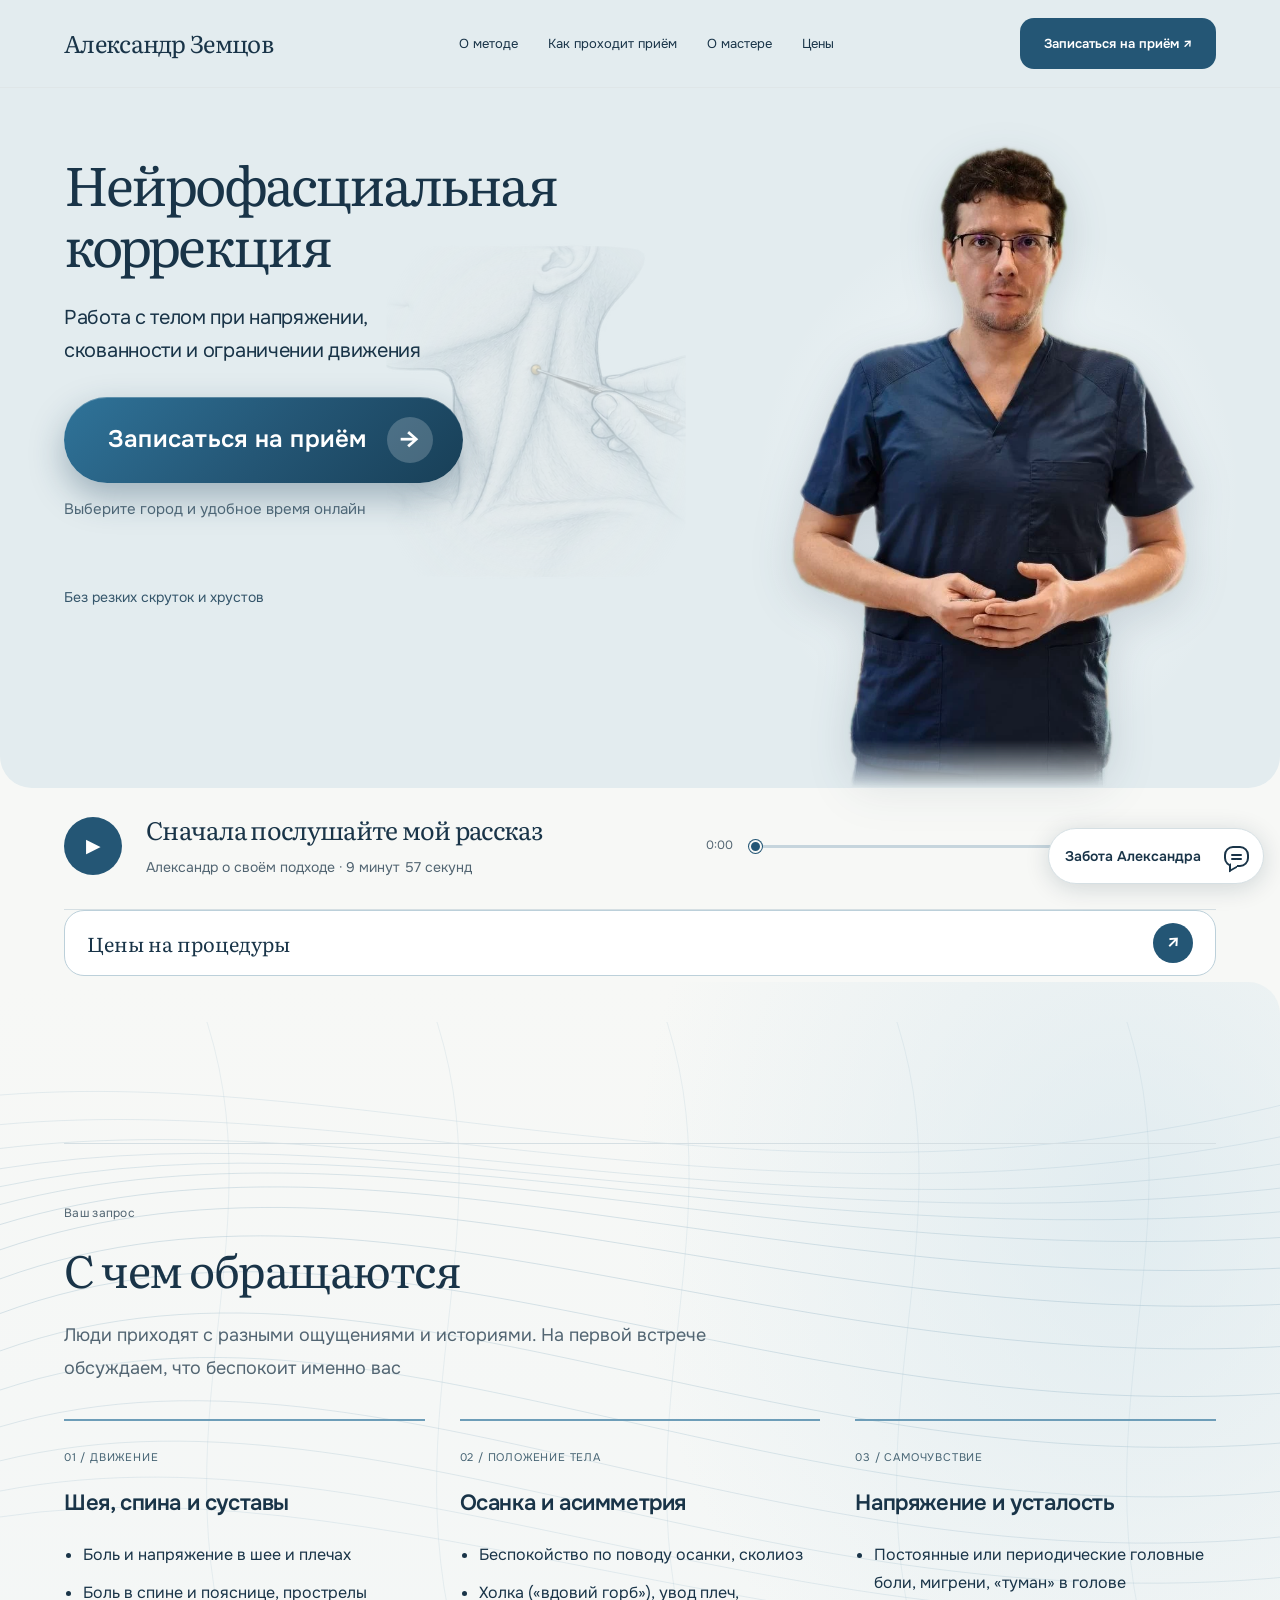
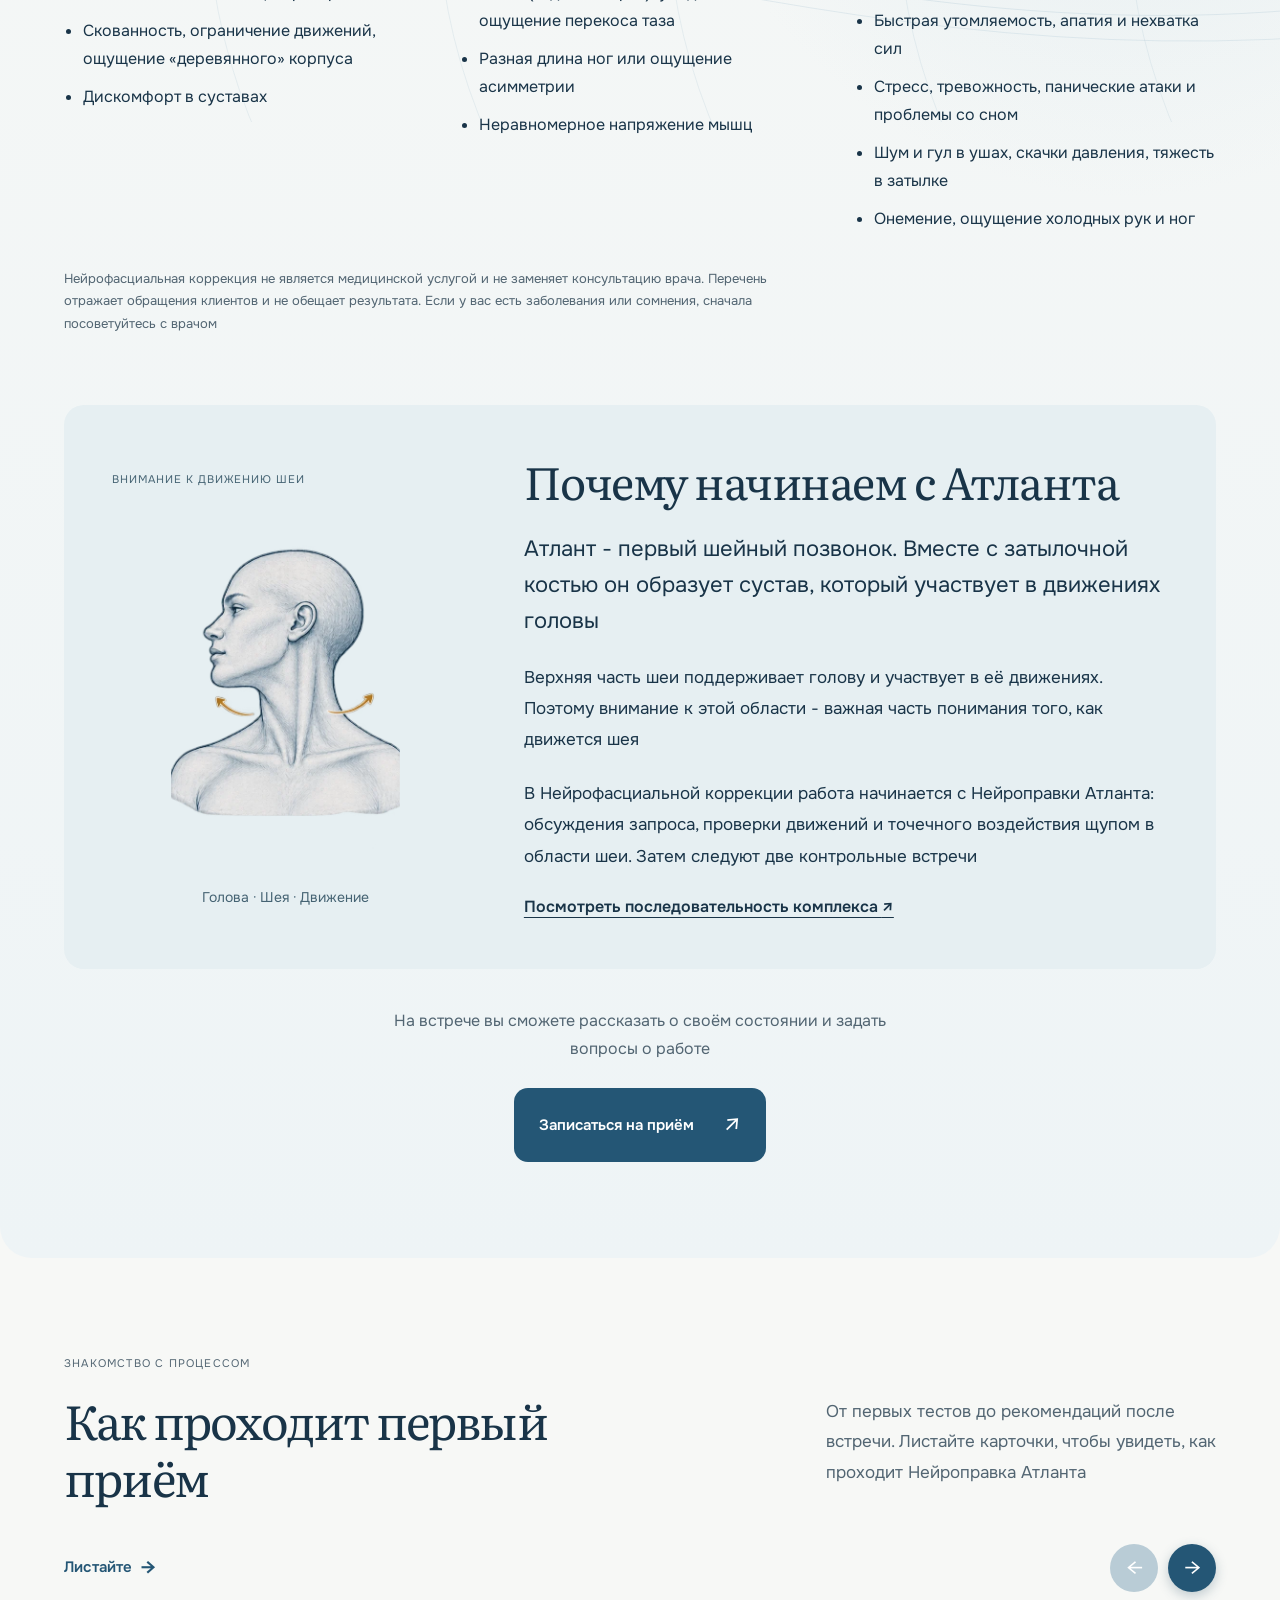
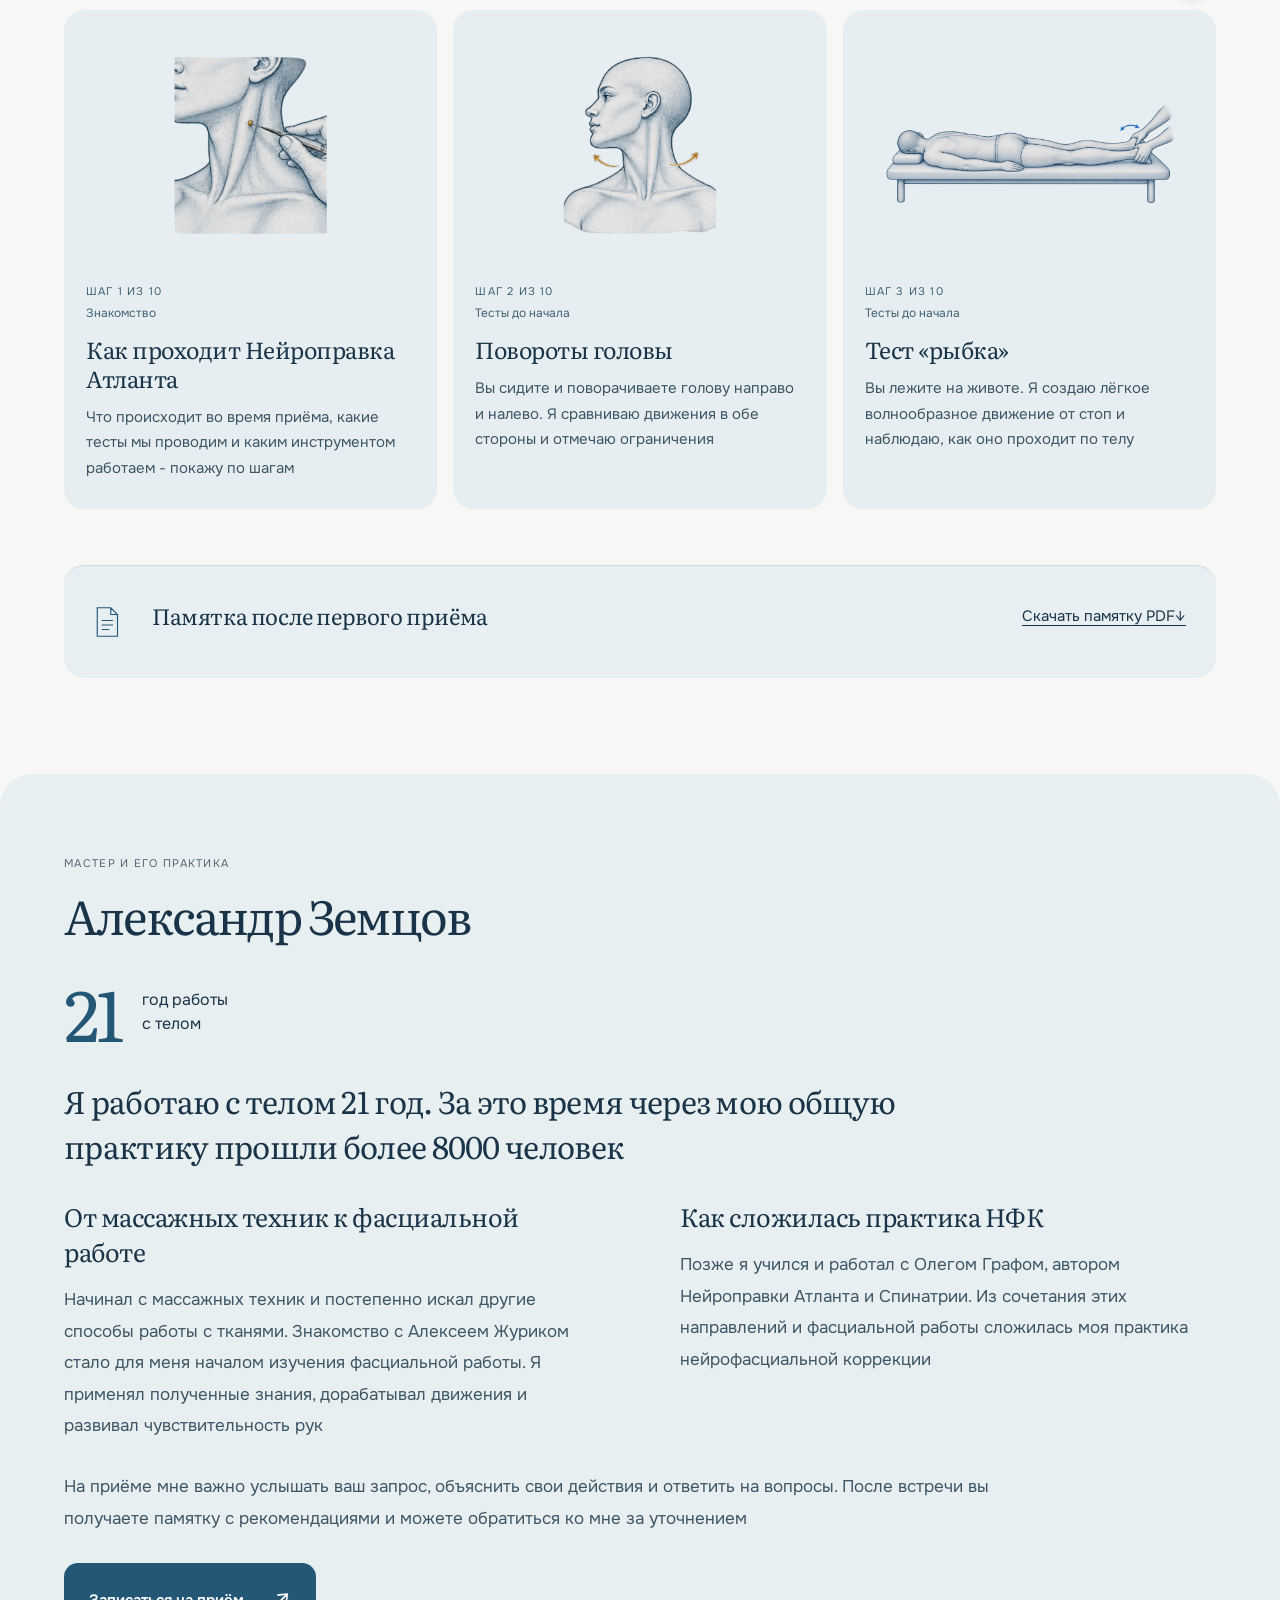
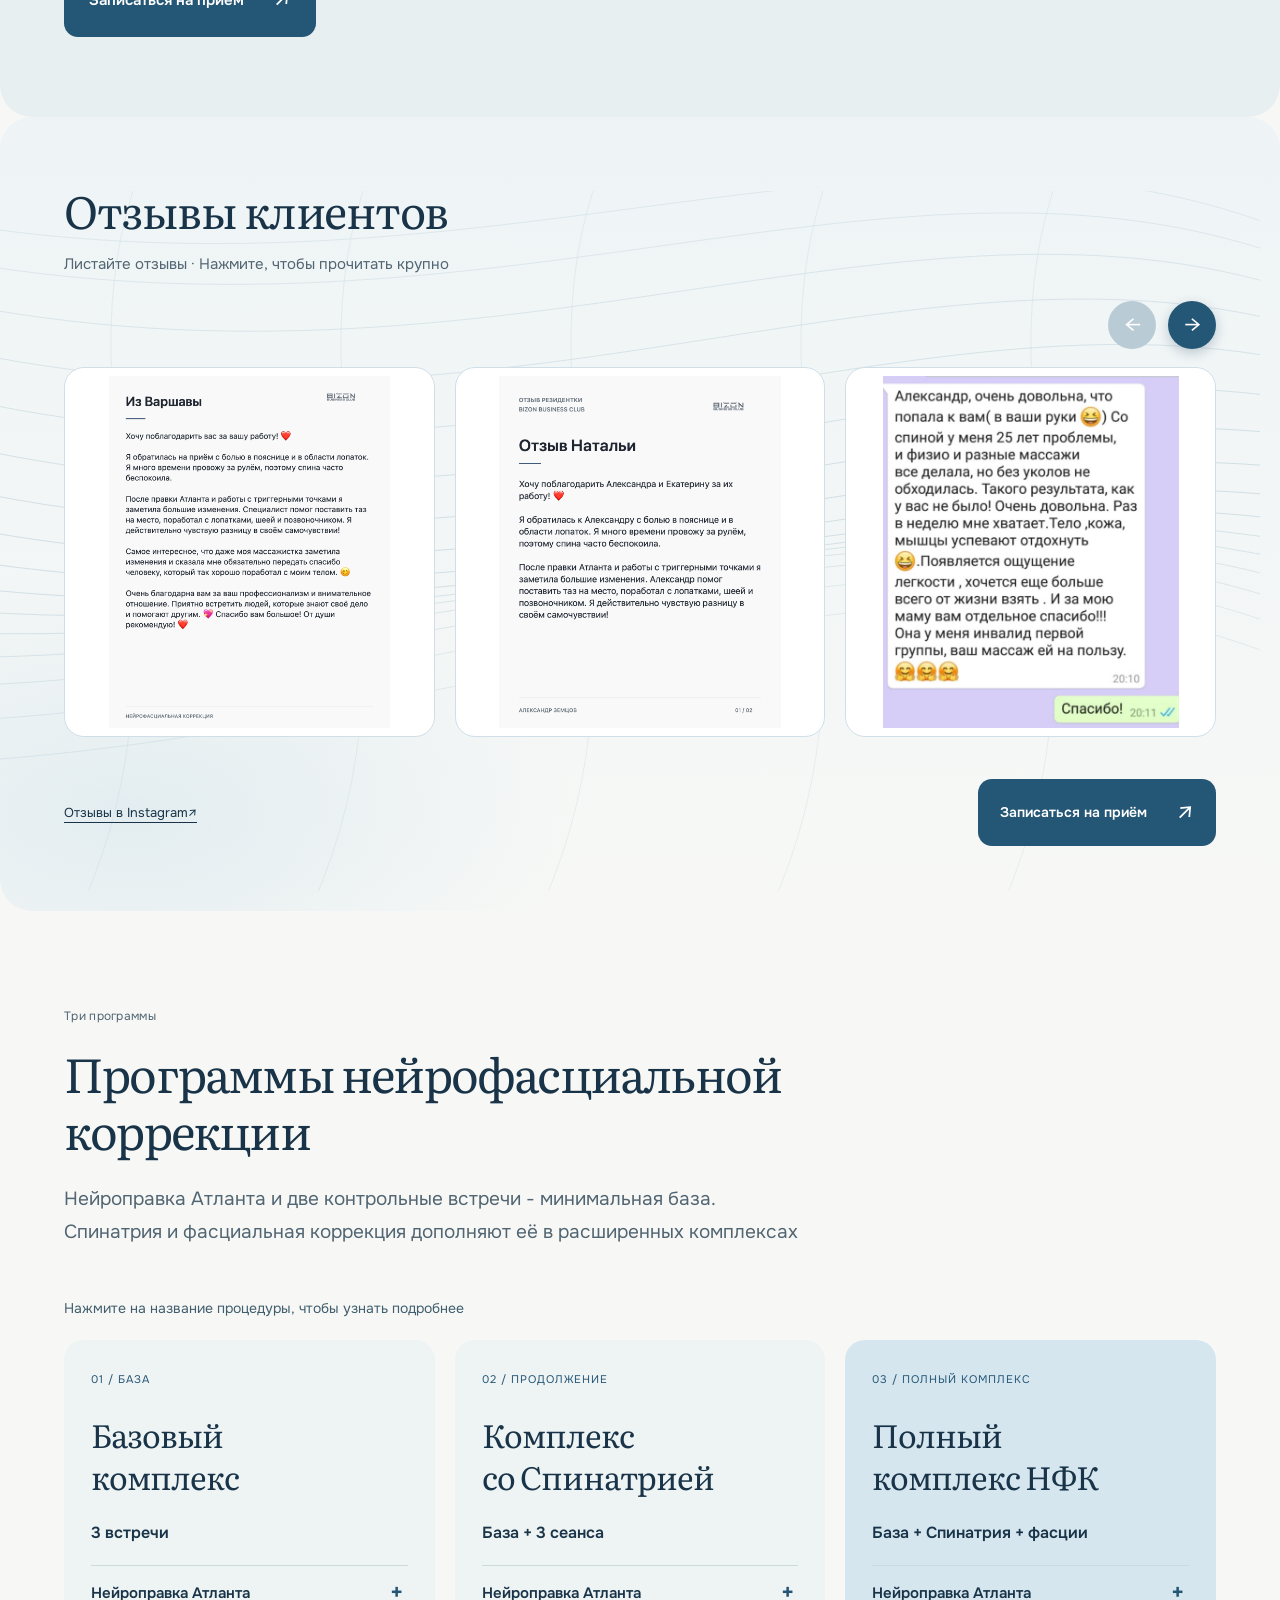
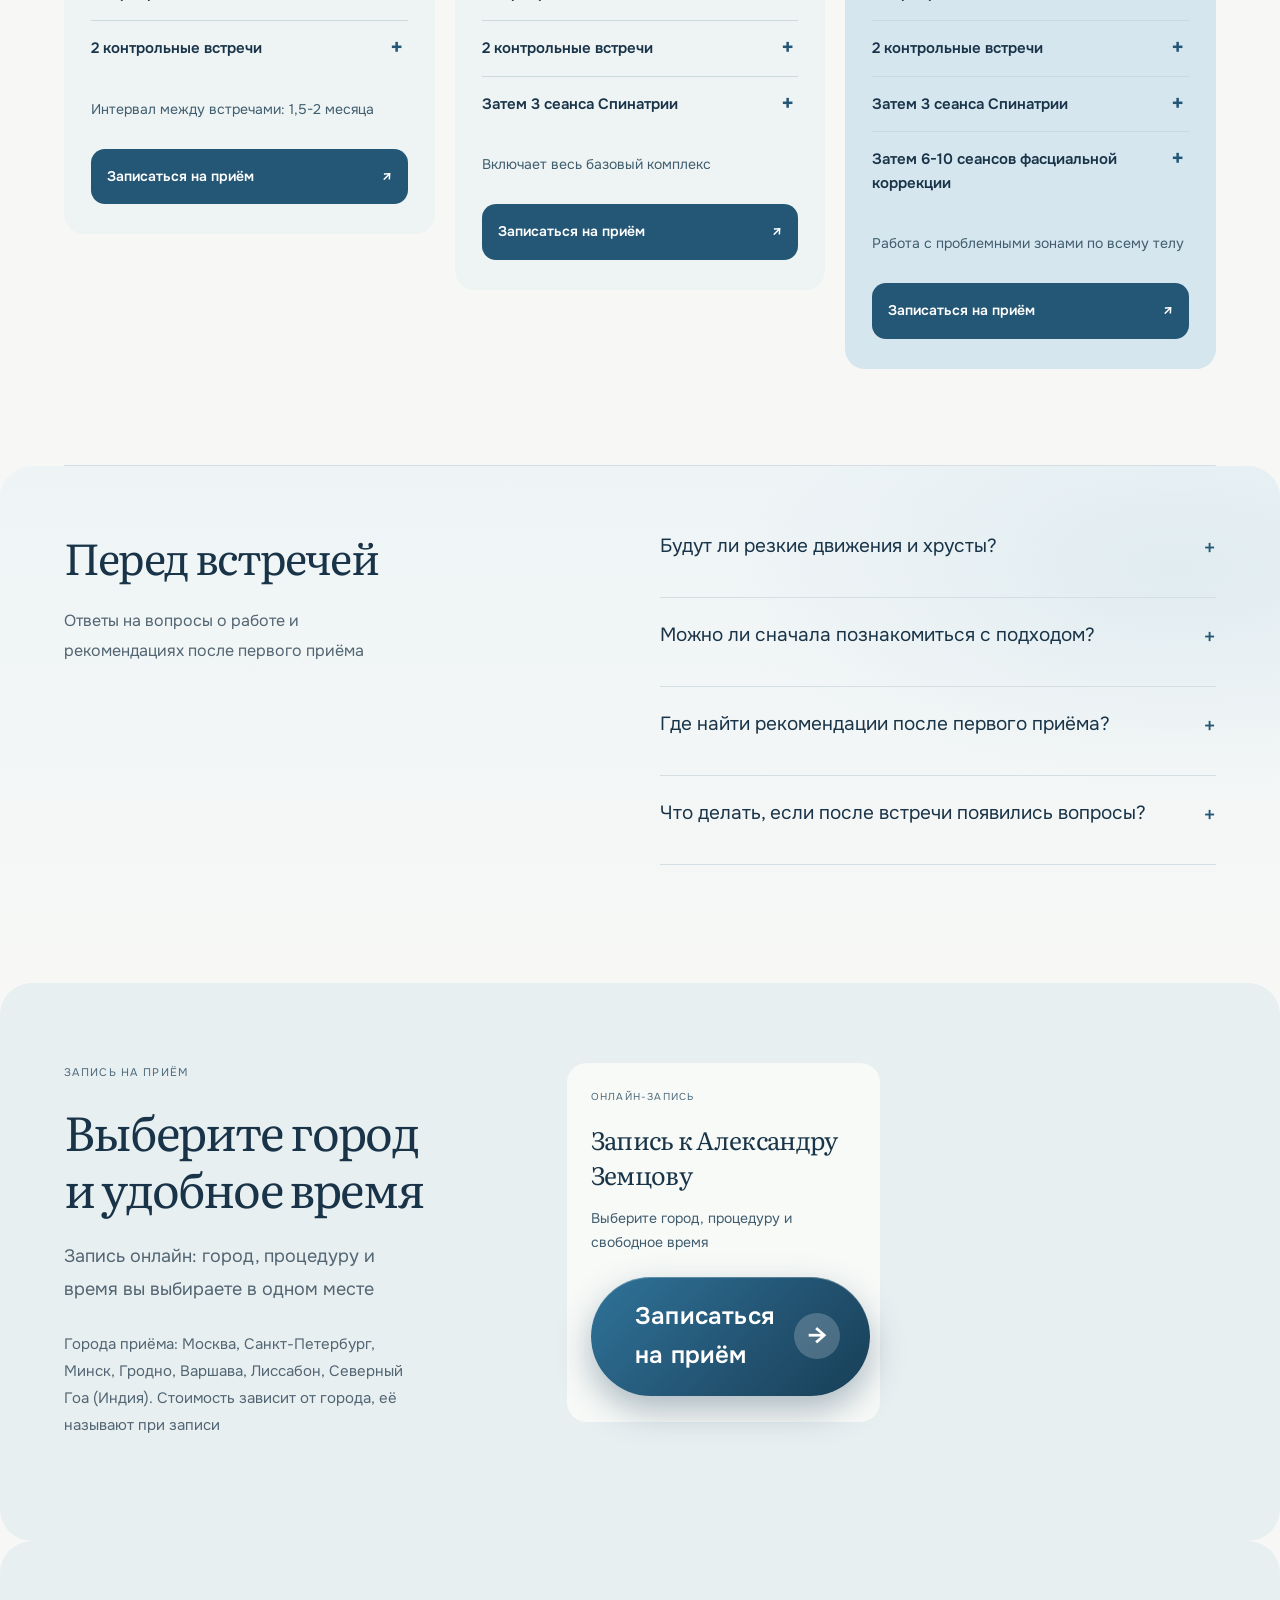
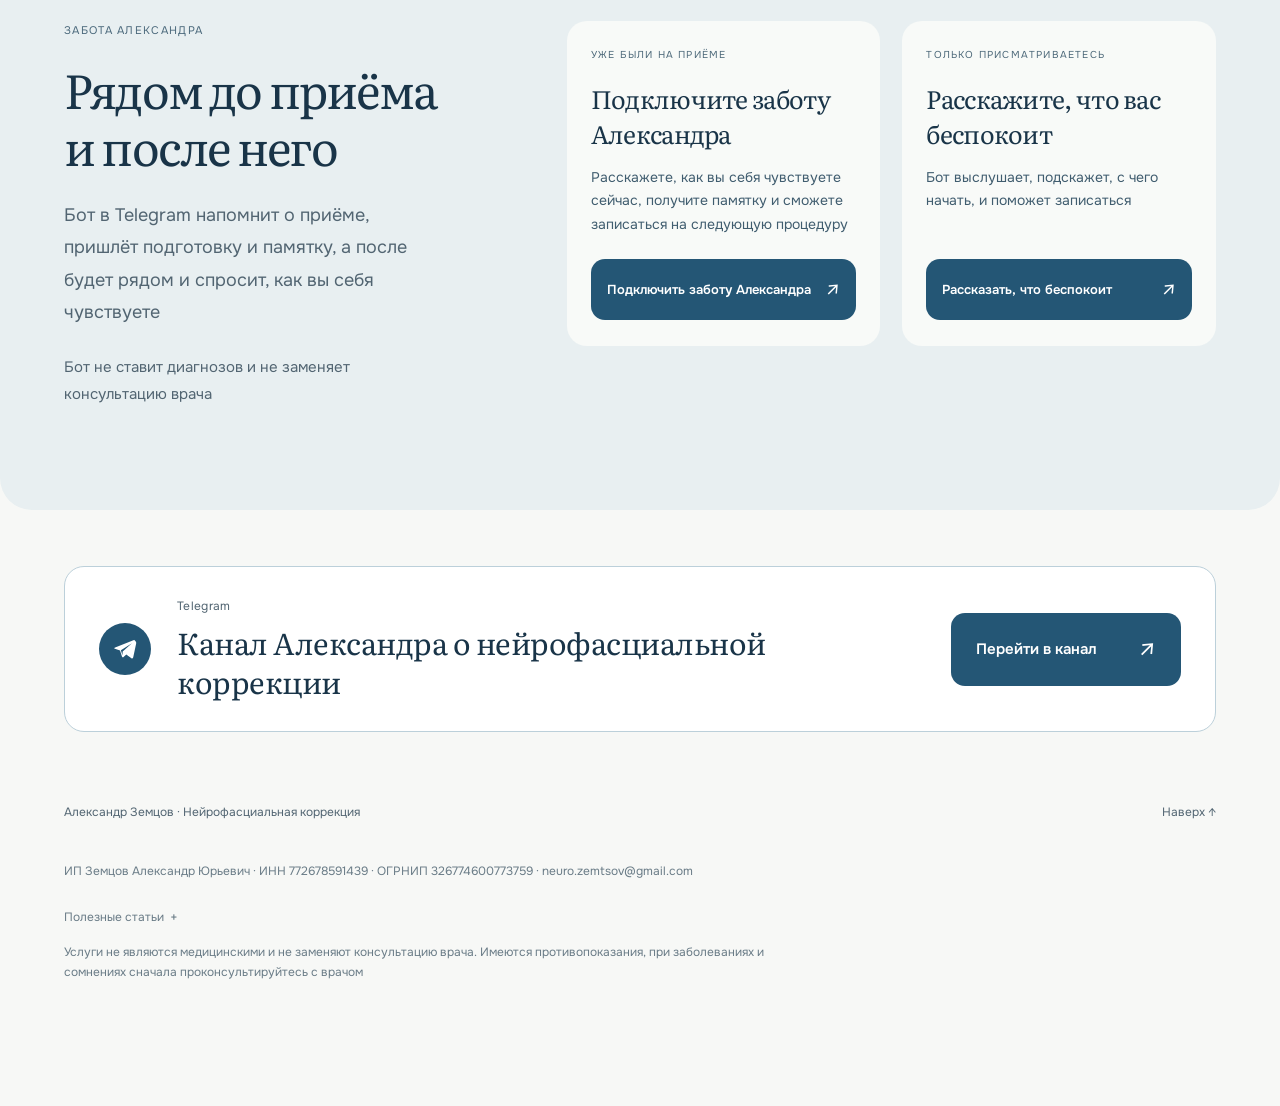
<file: index.html>
<!doctype html><html lang="ru"><head><meta charset="utf-8"><meta name="viewport" content="width=device-width,initial-scale=1"><title>Нейрофасциальная коррекция - Александр Земцов, запись на приём</title><meta name="description" content="Нейрофасциальная коррекция у Александра Земцова: Нейроправка Атланта, Спинатрия и фасциальная коррекция. Как проходит приём, программы, цены и запись"><meta name="robots" content="index, follow, max-snippet:-1, max-image-preview:large"><link rel="icon" href="favicon.ico" sizes="any"><link rel="icon" type="image/png" sizes="32x32" href="assets/favicon-32.png"><link rel="icon" type="image/png" sizes="192x192" href="assets/icon-192.png"><link rel="apple-touch-icon" href="assets/apple-touch-icon.png"><link rel="canonical" href="https://nfc.metod-zemtsova.ru/"><meta name="theme-color" content="#e3ecef"><meta property="og:type" content="website"><meta property="og:locale" content="ru_RU"><meta property="og:site_name" content="Александр Земцов"><meta property="og:url" content="https://nfc.metod-zemtsova.ru/"><meta property="og:title" content="Нейрофасциальная коррекция - Александр Земцов"><meta property="og:description" content="Работа с телом при напряжении, скованности и ограничении движения. Послушайте рассказ Александра, узнайте, как проходит приём, и запишитесь в своём городе"><meta property="og:image" content="https://nfc.metod-zemtsova.com/assets/og-image.jpg"><meta property="og:image:width" content="1200"><meta property="og:image:height" content="630"><meta property="og:image:alt" content="Александр Земцов, нейрофасциальная коррекция"><meta name="twitter:card" content="summary_large_image"><meta name="twitter:title" content="Нейрофасциальная коррекция - Александр Земцов"><meta name="twitter:description" content="Работа с телом при напряжении, скованности и ограничении движения"><meta name="twitter:image" content="https://nfc.metod-zemtsova.com/assets/og-image.jpg"><link rel="preload" as="image" href="assets/photo/aleksandr-cutout-3.webp" type="image/webp" fetchpriority="high"><link rel="preload" as="font" type="font/woff2" href="assets/fonts/literata-regular.woff2" crossorigin><link rel="stylesheet" href="premium.css"><!-- Yandex.Metrika counter -->
<script>
(function(m,e,t,r,i,k,a){m[i]=m[i]||function(){(m[i].a=m[i].a||[]).push(arguments)};m[i].l=1*new Date();for(var j=0;j<document.scripts.length;j++){if(document.scripts[j].src===r){return}}k=e.createElement(t),a=e.getElementsByTagName(t)[0],k.async=1,k.src=r,a.parentNode.insertBefore(k,a)})(window,document,'script','https://mc.yandex.ru/metrika/tag.js?id=113838513','ym');
ym(113838513,'init',{ssr:true,clickmap:true,ecommerce:'dataLayer',referrer:document.referrer,url:location.href,accurateTrackBounce:true,trackLinks:true});
</script>
<noscript><div><img src="https://mc.yandex.ru/watch/113838513" style="position:absolute;left:-9999px" alt=""></div></noscript>
<!-- /Yandex.Metrika counter -->
<script type="application/ld+json">[{"@context": "https://schema.org", "@type": "WebSite", "name": "Нейрофасциальная коррекция - Александр Земцов", "url": "https://nfc.metod-zemtsova.ru/", "inLanguage": "ru"}, {"@context": "https://schema.org", "@type": "Person", "name": "Александр Земцов", "url": "https://nfc.metod-zemtsova.ru/", "image": "https://nfc.metod-zemtsova.ru/assets/og-image.jpg", "description": "Нейрофасциальная коррекция: Нейроправка Атланта, Спинатрия, фасциальная коррекция", "knowsAbout": ["нейрофасциальная коррекция", "нейроправка Атланта", "Спинатрия", "фасциальная коррекция"], "sameAs": ["https://metod-zemtsova.ru/"]}]</script>
<link rel="stylesheet" href="assets/question-form.css?v=20261114">
</head><body><header id="top"><a class="brand" href="#top"><span>Александр Земцов</span></a><nav><a href="#nfk">О методе</a><a href="#visit">Как проходит приём</a><a href="#master">О мастере</a><a href="prices.html">Цены</a></nav><a class="top-book" href="https://booking.metod-zemtsova.ru/">Записаться на приём ↗</a></header><main><section class="hero" aria-labelledby="hero-heading"><figure class="hero-photo"><picture><source type="image/webp" srcset="assets/photo/aleksandr-cutout-3.webp"><img src="assets/photo/aleksandr-cutout-3.png" width="660" height="970" fetchpriority="high" decoding="async" alt="Александр Земцов"></picture><script>(function(){var i=document.querySelector(".hero-photo img");if(!i)return;var n=0;i.addEventListener("error",function(){n++;var s=i.parentNode.querySelector("source");if(n<3&&s){s.srcset="assets/photo/aleksandr-cutout-3.webp?r="+Date.now()}else{if(s)s.remove();if(n<5)i.src="assets/photo/aleksandr-cutout-3.png?r="+Date.now()}})})()</script></figure><div class="hero-content"><h1 id="hero-heading"><span>Нейрофасциальная</span> <span>коррекция</span></h1><p class="intro">Работа с телом при напряжении,<br class="desktop-break"> скованности и ограничении движения</p><div class="book-hero"><a class="book-big" href="https://booking.metod-zemtsova.ru/">Записаться на приём <span class="book-big__arrow" aria-hidden="true">→</span></a><p class="book-big__note">Выберите город и удобное время онлайн</p></div><div class="hero-action-area"><div><p class="details">Без резких скруток и хрустов</p></div><div class="hero-action-art"><div class="process-art art-probe" role="img" aria-label="Схематическое изображение точечной работы тонким щупом"></div></div></div></div></section>

<section class="audio" id="audio"><button type="button" class="play" aria-label="Слушать аудио" id="play">▶</button><div><h2 class="audio-title">Сначала послушайте мой рассказ</h2><p class="audio-desc">Александр о своём подходе · 9 минут 57 секунд</p><div class="audio-row"><span id="current">0:00</span><input id="seek" aria-label="Позиция аудио" type="range" min="0" max="597" value="0"><span>9:57</span></div></div><p class="audio-status" id="audio-status" role="status" hidden></p><audio id="recording" preload="none" src="assets/audio/alexandr-nfk.mp3"></audio></section>
<div class="prices-strip"><a href="prices.html"><span>Цены на процедуры</span><b aria-hidden="true">↗</b></a></div><section class="nfk-section" id="nfk" aria-label="О подходе">
  
  <section class="requests-expanded" aria-labelledby="requests-heading"><div class="requests-heading"><p class="eyebrow">Ваш запрос</p><h2 id="requests-heading">С чем обращаются</h2><p>Люди приходят с разными ощущениями и историями. На первой встрече обсуждаем, что беспокоит именно вас</p></div><div class="request-groups">
<article><span>01 / ДВИЖЕНИЕ</span><h3>Шея, спина и суставы</h3><ul><li>Боль и напряжение в шее и плечах</li><li>Боль в спине и пояснице, прострелы</li><li>Скованность, ограничение движений, ощущение «деревянного» корпуса</li><li>Дискомфорт в суставах</li></ul></article>
<article><span>02 / ПОЛОЖЕНИЕ ТЕЛА</span><h3>Осанка и асимметрия</h3><ul><li>Беспокойство по поводу осанки, сколиоз</li><li>Холка («вдовий горб»), увод плеч, ощущение перекоса таза</li><li>Разная длина ног или ощущение асимметрии</li><li>Неравномерное напряжение мышц</li></ul></article>
<article><span>03 / САМОЧУВСТВИЕ</span><h3>Напряжение и усталость</h3><ul><li>Постоянные или периодические головные боли, мигрени, «туман» в голове</li><li>Быстрая утомляемость, апатия и нехватка сил</li><li>Стресс, тревожность, панические атаки и проблемы со сном</li><li>Шум и гул в ушах, скачки давления, тяжесть в затылке</li><li>Онемение, ощущение холодных рук и ног</li></ul></article></div><p class="medical-note">Нейрофасциальная коррекция не является медицинской услугой и не заменяет консультацию врача. Перечень отражает обращения клиентов и не обещает результата. Если у вас есть заболевания или сомнения, сначала посоветуйтесь с врачом</p></section>
<section class="atlas-section" id="atlas" aria-labelledby="atlas-heading"><div class="atlas-visual"><span class="atlas-label">ВНИМАНИЕ К ДВИЖЕНИЮ ШЕИ</span><div class="process-art art-0" role="img" aria-label="Иллюстрация проверки движения головы"></div><p>Голова · Шея · Движение</p></div><div class="atlas-copy"><h2 id="atlas-heading">Почему начинаем с Атланта</h2><p class="atlas-lead">Атлант - первый шейный позвонок. Вместе с затылочной костью он образует сустав, который участвует в движениях головы</p><p>Верхняя часть шеи поддерживает голову и участвует в её движениях. Поэтому внимание к этой области - важная часть понимания того, как движется шея</p><p>В Нейрофасциальной коррекции работа начинается с Нейроправки Атланта: обсуждения запроса, проверки движений и точечного воздействия щупом в области шеи. Затем следуют две контрольные встречи</p><a class="atlas-route-link" href="#complex">Посмотреть последовательность комплекса <span aria-hidden="true">↗</span></a></div></section>
  <div class="nfk-close"><p>На встрече вы сможете рассказать о своём состоянии и задать вопросы о работе</p><a class="primary" href="https://booking.metod-zemtsova.ru/">Записаться на приём <span aria-hidden="true">↗</span></a></div>
</section>
<section class="visit-section" id="visit" aria-labelledby="visit-heading">
 <div class="visit-grid">
  <div class="visit-intro">
   <p class="eyebrow">Знакомство с процессом</p><h2 class="visit-heading" id="visit-heading">Как проходит<br> первый приём</h2>
   <p class="visit-lead">От первых тестов до рекомендаций после встречи. Листайте карточки, чтобы увидеть, как проходит Нейроправка Атланта</p>
   <a class="primary" href="https://booking.metod-zemtsova.ru/">Записаться на приём <span aria-hidden="true">↗</span></a>

  </div>
  <ol class="visit-steps">
<li class="visit-step" data-stage="Знакомство" data-visual="art-1"><h3>Как проходит Нейроправка Атланта</h3><p>Что происходит во время приёма, какие тесты мы проводим и каким инструментом работаем - покажу по шагам</p></li>
<li class="visit-step" data-stage="Тесты до начала" data-visual="art-0"><h3>Повороты головы</h3><p>Вы сидите и поворачиваете голову направо и налево. Я сравниваю движения в обе стороны и отмечаю ограничения</p></li>
<li class="visit-step" data-stage="Тесты до начала" data-visual="art-test-fish"><h3>Тест «рыбка»</h3><p>Вы лежите на животе. Я создаю лёгкое волнообразное движение от стоп и наблюдаю, как оно проходит по телу</p></li>
<li class="visit-step" data-stage="Тесты до начала" data-visual="art-test-knee"><h3>Сгибание ног</h3><p>Вы лежите на животе. Я сгибаю ноги в коленях и сравниваю движение с обеих сторон</p></li>
<li class="visit-step" data-stage="Тесты до начала" data-visual="art-test-feet"><h3>Сравнение положения стоп</h3><p>Вы лежите лицом вниз. Я мягко вытягиваю ноги за пятки и сравниваю положение стоп. К этому тесту возвращаемся после работы</p></li>
<li class="visit-step" data-stage="Первый этап · Нейросброс" data-visual="art-1"><h3>Точечная работа щупом</h3><p>Специальным щупом я делаю короткие точечные нажатия в области шеи. Во время работы вы можете говорить о своих ощущениях</p></li>
<li class="visit-step" data-stage="Второй этап" data-visual="art-2"><h3>Фасциальная коррекция</h3><p>Далее работаем с тканями: использую вакуумную банку и ручные фасциальные приёмы в области шеи и затылка</p></li>
<li class="visit-step" data-stage="Третий этап · Закрепление" data-visual="art-seated-probe"><h3>Повторная стимуляция сидя</h3><p>Вы садитесь. Я повторяю точечную работу в активном положении, затем мы снова проверяем повороты головы и обсуждаем ощущения</p></li>
<li class="visit-step" data-stage="Завершение" data-visual="art-3"><h3>Финальные тесты</h3><p>Повторяем «рыбку», сгибание ног и сравнение положения стоп. Сопоставляем движения до и после встречи</p></li>
<li class="visit-step" data-stage="После встречи" data-visual="art-3"><h3>Наблюдаем изменения</h3><p>Обсуждаем ваши ощущения и изменения в движениях. Вы получаете памятку с рекомендациями и план дальнейших встреч</p></li>
</ol>
 </div>
   <aside class="visit-aftercare" aria-labelledby="visit-aftercare-heading">
    <svg viewBox="0 0 34 40" aria-hidden="true" fill="none"><path d="M4 1H22L31 10V39H4Z M22 1V10H31 M10 18H25 M10 24H25 M10 30H20" stroke="currentColor" stroke-width="1.5"/></svg>
    <h3 id="visit-aftercare-heading">Памятка после первого приёма</h3>
    <a href="assets/documents/Памятка-после-первого-приёма-28-дней.pdf" download>Скачать памятку PDF <span aria-hidden="true">↓</span></a>
   </aside>
</section>

<section class="master-section" id="master" aria-labelledby="master-heading">
  <div class="master-title"><p class="eyebrow">Мастер и его практика</p><h2 class="master-heading" id="master-heading">Александр&nbsp;Земцов</h2></div>
  <div class="master-grid">
    <div class="master-signature"><span>21</span><p>год работы<br> с телом</p><span class="signature-name">Александр Земцов</span></div>
    <div class="master-story">
      <p class="master-lead">Я работаю с телом 21 год. За это время через мою общую практику прошли более 8000&nbsp;человек</p>
      <div class="master-chapter"><h3>От массажных техник к фасциальной работе</h3><p>Начинал с массажных техник и постепенно искал другие способы работы с тканями. Знакомство с Алексеем Журиком стало для меня началом изучения фасциальной работы. Я применял полученные знания, дорабатывал движения и развивал чувствительность&nbsp;рук</p></div>
      <div class="master-chapter"><h3>Как сложилась практика НФК</h3><p>Позже я учился и работал с Олегом Графом, автором Нейроправки Атланта и Спинатрии. Из сочетания этих направлений и фасциальной работы сложилась моя практика нейрофасциальной&nbsp;коррекции</p></div>
      <p class="master-personal">На приёме мне важно услышать ваш запрос, объяснить свои действия и ответить на вопросы. После встречи вы получаете памятку с рекомендациями и можете обратиться ко мне за&nbsp;уточнением</p>
      <a class="primary" href="https://booking.metod-zemtsova.ru/">Записаться на приём <span aria-hidden="true">↗</span></a>
    </div>
  </div>
</section>
<section class="reviews-section" id="reviews" aria-labelledby="reviews-heading">
 <div class="reviews-head"><h2 id="reviews-heading">Отзывы клиентов</h2><p>Листайте отзывы · Нажмите, чтобы прочитать крупно</p></div>
<div class="review-controls"><button type="button" id="reviews-prev" aria-label="Предыдущие отзывы">←</button><button type="button" id="reviews-next" aria-label="Следующие отзывы">→</button></div><div class="reviews-track" id="reviews-track" tabindex="0" role="region" aria-label="Скриншоты отзывов, листайте вбок"><figure class="review-card review-original"><a class="review-open" href="assets/reviews-originals/review-27.png" aria-label="Открыть скриншот отзыва 27 крупно"><img src="assets/reviews-originals/review-27.png" loading="lazy" decoding="async" alt="Оригинальный скриншот отзыва клиента 27"></a><figcaption><span>Отзыв 27</span><a class="review-open" href="assets/reviews-originals/review-27.png">Открыть крупно ↗</a></figcaption></figure><figure class="review-card review-original"><a class="review-open" href="assets/reviews-originals/review-28.png" aria-label="Открыть скриншот отзыва 28 крупно"><img src="assets/reviews-originals/review-28.png" loading="lazy" decoding="async" alt="Оригинальный скриншот отзыва клиента 28"></a><figcaption><span>Отзыв 28</span><a class="review-open" href="assets/reviews-originals/review-28.png">Открыть крупно ↗</a></figcaption></figure><figure class="review-card review-original"><a class="review-open" href="assets/reviews-originals/review-01.jpg" aria-label="Открыть скриншот отзыва 1 крупно"><img src="assets/reviews-originals/review-01.jpg" loading="lazy" decoding="async" alt="Оригинальный скриншот отзыва клиента 1"></a><figcaption><span>Отзыв 01</span><a class="review-open" href="assets/reviews-originals/review-01.jpg">Открыть крупно ↗</a></figcaption></figure><figure class="review-card review-original"><a class="review-open" href="assets/reviews-originals/review-02.jpg" aria-label="Открыть скриншот отзыва 2 крупно"><img src="assets/reviews-originals/review-02.jpg" loading="lazy" decoding="async" alt="Оригинальный скриншот отзыва клиента 2"></a><figcaption><span>Отзыв 02</span><a class="review-open" href="assets/reviews-originals/review-02.jpg">Открыть крупно ↗</a></figcaption></figure><figure class="review-card review-original"><a class="review-open" href="assets/reviews-originals/review-03.png" aria-label="Открыть скриншот отзыва 3 крупно"><img src="assets/reviews-originals/review-03.png" loading="lazy" decoding="async" alt="Оригинальный скриншот отзыва клиента 3"></a><figcaption><span>Отзыв 03</span><a class="review-open" href="assets/reviews-originals/review-03.png">Открыть крупно ↗</a></figcaption></figure><figure class="review-card review-original"><a class="review-open" href="assets/reviews-originals/review-04.png" aria-label="Открыть скриншот отзыва 4 крупно"><img src="assets/reviews-originals/review-04.png" loading="lazy" decoding="async" alt="Оригинальный скриншот отзыва клиента 4"></a><figcaption><span>Отзыв 04</span><a class="review-open" href="assets/reviews-originals/review-04.png">Открыть крупно ↗</a></figcaption></figure><figure class="review-card review-original"><a class="review-open" href="assets/reviews-originals/review-05.jpg" aria-label="Открыть скриншот отзыва 5 крупно"><img src="assets/reviews-originals/review-05.jpg" loading="lazy" decoding="async" alt="Оригинальный скриншот отзыва клиента 5"></a><figcaption><span>Отзыв 05</span><a class="review-open" href="assets/reviews-originals/review-05.jpg">Открыть крупно ↗</a></figcaption></figure><figure class="review-card review-original"><a class="review-open" href="assets/reviews-originals/review-06.png" aria-label="Открыть скриншот отзыва 6 крупно"><img src="assets/reviews-originals/review-06.png" loading="lazy" decoding="async" alt="Оригинальный скриншот отзыва клиента 6"></a><figcaption><span>Отзыв 06</span><a class="review-open" href="assets/reviews-originals/review-06.png">Открыть крупно ↗</a></figcaption></figure><figure class="review-card review-original"><a class="review-open" href="assets/reviews-originals/review-07.jpg" aria-label="Открыть скриншот отзыва 7 крупно"><img src="assets/reviews-originals/review-07.jpg" loading="lazy" decoding="async" alt="Оригинальный скриншот отзыва клиента 7"></a><figcaption><span>Отзыв 07</span><a class="review-open" href="assets/reviews-originals/review-07.jpg">Открыть крупно ↗</a></figcaption></figure><figure class="review-card review-original"><a class="review-open" href="assets/reviews-originals/review-08.jpg" aria-label="Открыть скриншот отзыва 8 крупно"><img src="assets/reviews-originals/review-08.jpg" loading="lazy" decoding="async" alt="Оригинальный скриншот отзыва клиента 8"></a><figcaption><span>Отзыв 08</span><a class="review-open" href="assets/reviews-originals/review-08.jpg">Открыть крупно ↗</a></figcaption></figure><figure class="review-card review-original"><a class="review-open" href="assets/reviews-originals/review-09.jpg" aria-label="Открыть скриншот отзыва 9 крупно"><img src="assets/reviews-originals/review-09.jpg" loading="lazy" decoding="async" alt="Оригинальный скриншот отзыва клиента 9"></a><figcaption><span>Отзыв 09</span><a class="review-open" href="assets/reviews-originals/review-09.jpg">Открыть крупно ↗</a></figcaption></figure><figure class="review-card review-original"><a class="review-open" href="assets/reviews-originals/review-10.jpg" aria-label="Открыть скриншот отзыва 10 крупно"><img src="assets/reviews-originals/review-10.jpg" loading="lazy" decoding="async" alt="Оригинальный скриншот отзыва клиента 10"></a><figcaption><span>Отзыв 10</span><a class="review-open" href="assets/reviews-originals/review-10.jpg">Открыть крупно ↗</a></figcaption></figure><figure class="review-card review-original"><a class="review-open" href="assets/reviews-originals/review-11.png" aria-label="Открыть скриншот отзыва 11 крупно"><img src="assets/reviews-originals/review-11.png" loading="lazy" decoding="async" alt="Оригинальный скриншот отзыва клиента 11"></a><figcaption><span>Отзыв 11</span><a class="review-open" href="assets/reviews-originals/review-11.png">Открыть крупно ↗</a></figcaption></figure><figure class="review-card review-original"><a class="review-open" href="assets/reviews-originals/review-12.png" aria-label="Открыть скриншот отзыва 12 крупно"><img src="assets/reviews-originals/review-12.png" loading="lazy" decoding="async" alt="Оригинальный скриншот отзыва клиента 12"></a><figcaption><span>Отзыв 12</span><a class="review-open" href="assets/reviews-originals/review-12.png">Открыть крупно ↗</a></figcaption></figure><figure class="review-card review-original"><a class="review-open" href="assets/reviews-originals/review-13.png" aria-label="Открыть скриншот отзыва 13 крупно"><img src="assets/reviews-originals/review-13.png" loading="lazy" decoding="async" alt="Оригинальный скриншот отзыва клиента 13"></a><figcaption><span>Отзыв 13</span><a class="review-open" href="assets/reviews-originals/review-13.png">Открыть крупно ↗</a></figcaption></figure><figure class="review-card review-original"><a class="review-open" href="assets/reviews-originals/review-14.png" aria-label="Открыть скриншот отзыва 14 крупно"><img src="assets/reviews-originals/review-14.png" loading="lazy" decoding="async" alt="Оригинальный скриншот отзыва клиента 14"></a><figcaption><span>Отзыв 14</span><a class="review-open" href="assets/reviews-originals/review-14.png">Открыть крупно ↗</a></figcaption></figure><figure class="review-card review-original"><a class="review-open" href="assets/reviews-originals/review-15.png" aria-label="Открыть скриншот отзыва 15 крупно"><img src="assets/reviews-originals/review-15.png" loading="lazy" decoding="async" alt="Оригинальный скриншот отзыва клиента 15"></a><figcaption><span>Отзыв 15</span><a class="review-open" href="assets/reviews-originals/review-15.png">Открыть крупно ↗</a></figcaption></figure><figure class="review-card review-original"><a class="review-open" href="assets/reviews-originals/review-16.png" aria-label="Открыть скриншот отзыва 16 крупно"><img src="assets/reviews-originals/review-16.png" loading="lazy" decoding="async" alt="Оригинальный скриншот отзыва клиента 16"></a><figcaption><span>Отзыв 16</span><a class="review-open" href="assets/reviews-originals/review-16.png">Открыть крупно ↗</a></figcaption></figure><figure class="review-card review-original"><a class="review-open" href="assets/reviews-originals/review-17.png" aria-label="Открыть скриншот отзыва 17 крупно"><img src="assets/reviews-originals/review-17.png" loading="lazy" decoding="async" alt="Оригинальный скриншот отзыва клиента 17"></a><figcaption><span>Отзыв 17</span><a class="review-open" href="assets/reviews-originals/review-17.png">Открыть крупно ↗</a></figcaption></figure><figure class="review-card review-original"><a class="review-open" href="assets/reviews-originals/review-18.png" aria-label="Открыть скриншот отзыва 18 крупно"><img src="assets/reviews-originals/review-18.png" loading="lazy" decoding="async" alt="Оригинальный скриншот отзыва клиента 18"></a><figcaption><span>Отзыв 18</span><a class="review-open" href="assets/reviews-originals/review-18.png">Открыть крупно ↗</a></figcaption></figure><figure class="review-card review-original"><a class="review-open" href="assets/reviews-originals/review-19.png" aria-label="Открыть скриншот отзыва 19 крупно"><img src="assets/reviews-originals/review-19.png" loading="lazy" decoding="async" alt="Оригинальный скриншот отзыва клиента 19"></a><figcaption><span>Отзыв 19</span><a class="review-open" href="assets/reviews-originals/review-19.png">Открыть крупно ↗</a></figcaption></figure><figure class="review-card review-original"><a class="review-open" href="assets/reviews-originals/review-20.png" aria-label="Открыть скриншот отзыва 20 крупно"><img src="assets/reviews-originals/review-20.png" loading="lazy" decoding="async" alt="Оригинальный скриншот отзыва клиента 20"></a><figcaption><span>Отзыв 20</span><a class="review-open" href="assets/reviews-originals/review-20.png">Открыть крупно ↗</a></figcaption></figure><figure class="review-card review-original"><a class="review-open" href="assets/reviews-originals/review-21.png" aria-label="Открыть скриншот отзыва 21 крупно"><img src="assets/reviews-originals/review-21.png" loading="lazy" decoding="async" alt="Оригинальный скриншот отзыва клиента 21"></a><figcaption><span>Отзыв 21</span><a class="review-open" href="assets/reviews-originals/review-21.png">Открыть крупно ↗</a></figcaption></figure><figure class="review-card review-original"><a class="review-open" href="assets/reviews-originals/review-22.png" aria-label="Открыть скриншот отзыва 22 крупно"><img src="assets/reviews-originals/review-22.png" loading="lazy" decoding="async" alt="Оригинальный скриншот отзыва клиента 22"></a><figcaption><span>Отзыв 22</span><a class="review-open" href="assets/reviews-originals/review-22.png">Открыть крупно ↗</a></figcaption></figure><figure class="review-card review-original"><a class="review-open" href="assets/reviews-originals/review-23.png" aria-label="Открыть скриншот отзыва 23 крупно"><img src="assets/reviews-originals/review-23.png" loading="lazy" decoding="async" alt="Оригинальный скриншот отзыва клиента 23"></a><figcaption><span>Отзыв 23</span><a class="review-open" href="assets/reviews-originals/review-23.png">Открыть крупно ↗</a></figcaption></figure><figure class="review-card review-original"><a class="review-open" href="assets/reviews-originals/review-24.png" aria-label="Открыть скриншот отзыва 24 крупно"><img src="assets/reviews-originals/review-24.png" loading="lazy" decoding="async" alt="Оригинальный скриншот отзыва клиента 24"></a><figcaption><span>Отзыв 24</span><a class="review-open" href="assets/reviews-originals/review-24.png">Открыть крупно ↗</a></figcaption></figure><figure class="review-card review-original"><a class="review-open" href="assets/reviews-originals/review-25.png" aria-label="Открыть скриншот отзыва 25 крупно"><img src="assets/reviews-originals/review-25.png" loading="lazy" decoding="async" alt="Оригинальный скриншот отзыва клиента 25"></a><figcaption><span>Отзыв 25</span><a class="review-open" href="assets/reviews-originals/review-25.png">Открыть крупно ↗</a></figcaption></figure><figure class="review-card review-original"><a class="review-open" href="assets/reviews-originals/review-26.png" aria-label="Открыть скриншот отзыва 26 крупно"><img src="assets/reviews-originals/review-26.png" loading="lazy" decoding="async" alt="Оригинальный скриншот отзыва клиента 26"></a><figcaption><span>Отзыв 26</span><a class="review-open" href="assets/reviews-originals/review-26.png">Открыть крупно ↗</a></figcaption></figure></div>
 <div class="reviews-foot"><a class="reviews-source" href="https://www.instagram.com/stories/highlights/17869243018594831/">Отзывы в Instagram <span aria-hidden="true">↗</span></a><a class="primary" href="https://booking.metod-zemtsova.ru/">Записаться на приём <span aria-hidden="true">↗</span></a></div>
</section>
<section class="complex-section" id="complex" aria-labelledby="complex-heading">
<div class="complex-heading"><p class="eyebrow">Три программы</p><h2 id="complex-heading">Программы нейрофасциальной коррекции</h2><p>Нейроправка Атланта и две контрольные встречи - минимальная база. Спинатрия и фасциальная коррекция дополняют её в расширенных комплексах</p></div>

<p class="complex-description-hint">Нажмите на название процедуры, чтобы узнать подробнее</p><div class="complex-levels">
<article class="complex-card"><p class="complex-index">01 / БАЗА</p><h3>Базовый <br>комплекс</h3><p class="complex-count">3 встречи</p><ul><li><details class="procedure-details"><summary>Нейроправка Атланта<span class="procedure-toggle" aria-hidden="true">+</span></summary><div class="procedure-body"><p class="pd-lead">Авторская методика Олега Графа. На первой встрече проверяю движения головы и шеи и при необходимости делаю точечную работу в области шеи</p><p><b>Как проходит:</b> тесты, точечная работа щупом, работа с тканями шеи, повторные тесты и упражнение на период перестройки</p><p><b>Время:</b> около часа</p><p><b>После приёма:</b> 28 дней перестройки: без спорта, йоги, растяжки, бани, плавания и алкоголя</p><p><b>Нельзя:</b> при беременности и в первые 2 месяца после операции, инсульта или инфаркта. Процедура не медицинская и не лечит заболевания</p></div></details></li><li><details class="procedure-details"><summary>2 контрольные встречи<span class="procedure-toggle" aria-hidden="true">+</span></summary><div class="procedure-body"><p class="pd-lead">Проверяем, как прошла перестройка, и закрепляем изменения</p><p><b>Что делаю:</b> повторяю тесты, сравниваю с первой встречей, при необходимости углубляю работу и уточняю рекомендации</p><p><b>Интервал:</b> 1,5-2 месяца между встречами</p><p><b>Число встреч:</b> определяется индивидуально, по динамике</p></div></details></li></ul><p class="complex-detail">Интервал между встречами: 1,5-2 месяца</p><a href="https://booking.metod-zemtsova.ru/" class="complex-link">Записаться на приём <span aria-hidden="true">↗</span></a></article>
<article class="complex-card"><p class="complex-index">02 / ПРОДОЛЖЕНИЕ</p><h3>Комплекс <br>со Спинатрией</h3><p class="complex-count">База + 3 сеанса</p><ul><li><details class="procedure-details"><summary>Нейроправка Атланта<span class="procedure-toggle" aria-hidden="true">+</span></summary><div class="procedure-body"><p class="pd-lead">Авторская методика Олега Графа. На первой встрече проверяю движения головы и шеи и при необходимости делаю точечную работу в области шеи</p><p><b>Как проходит:</b> тесты, точечная работа щупом, работа с тканями шеи, повторные тесты и упражнение на период перестройки</p><p><b>Время:</b> около часа</p><p><b>После приёма:</b> 28 дней перестройки: без спорта, йоги, растяжки, бани, плавания и алкоголя</p><p><b>Нельзя:</b> при беременности и в первые 2 месяца после операции, инсульта или инфаркта. Процедура не медицинская и не лечит заболевания</p></div></details></li><li><details class="procedure-details"><summary>2 контрольные встречи<span class="procedure-toggle" aria-hidden="true">+</span></summary><div class="procedure-body"><p class="pd-lead">Проверяем, как прошла перестройка, и закрепляем изменения</p><p><b>Что делаю:</b> повторяю тесты, сравниваю с первой встречей, при необходимости углубляю работу и уточняю рекомендации</p><p><b>Интервал:</b> 1,5-2 месяца между встречами</p><p><b>Число встреч:</b> определяется индивидуально, по динамике</p></div></details></li><li><details class="procedure-details"><summary>Затем 3 сеанса Спинатрии<span class="procedure-toggle" aria-hidden="true">+</span></summary><div class="procedure-body"><p class="pd-lead">Вторая методика Олега Графа: работа с глубоким мышечным напряжением шеи, спины, плечевого пояса, поясницы и ягодиц через стимуляцию нервной системы</p><p><b>Сколько:</b> три сеанса по часу, только после курса Нейроправки</p><p><b>Нельзя:</b> Противопоказания те же, что у Нейроправки. Процедура не медицинская и не лечит заболевания</p></div></details></li></ul><p class="complex-detail">Включает весь базовый комплекс</p><a href="https://booking.metod-zemtsova.ru/" class="complex-link">Записаться на приём <span aria-hidden="true">↗</span></a></article>
<article class="complex-card complex-card-full"><p class="complex-index">03 / ПОЛНЫЙ КОМПЛЕКС</p><h3>Полный <br>комплекс НФК</h3><p class="complex-count">База + Спинатрия + фасции</p><ul><li><details class="procedure-details"><summary>Нейроправка Атланта<span class="procedure-toggle" aria-hidden="true">+</span></summary><div class="procedure-body"><p class="pd-lead">Авторская методика Олега Графа. На первой встрече проверяю движения головы и шеи и при необходимости делаю точечную работу в области шеи</p><p><b>Как проходит:</b> тесты, точечная работа щупом, работа с тканями шеи, повторные тесты и упражнение на период перестройки</p><p><b>Время:</b> около часа</p><p><b>После приёма:</b> 28 дней перестройки: без спорта, йоги, растяжки, бани, плавания и алкоголя</p><p><b>Нельзя:</b> при беременности и в первые 2 месяца после операции, инсульта или инфаркта. Процедура не медицинская и не лечит заболевания</p></div></details></li><li><details class="procedure-details"><summary>2 контрольные встречи<span class="procedure-toggle" aria-hidden="true">+</span></summary><div class="procedure-body"><p class="pd-lead">Проверяем, как прошла перестройка, и закрепляем изменения</p><p><b>Что делаю:</b> повторяю тесты, сравниваю с первой встречей, при необходимости углубляю работу и уточняю рекомендации</p><p><b>Интервал:</b> 1,5-2 месяца между встречами</p><p><b>Число встреч:</b> определяется индивидуально, по динамике</p></div></details></li><li><details class="procedure-details"><summary>Затем 3 сеанса Спинатрии<span class="procedure-toggle" aria-hidden="true">+</span></summary><div class="procedure-body"><p class="pd-lead">Вторая методика Олега Графа: работа с глубоким мышечным напряжением шеи, спины, плечевого пояса, поясницы и ягодиц через стимуляцию нервной системы</p><p><b>Сколько:</b> три сеанса по часу, только после курса Нейроправки</p><p><b>Нельзя:</b> Противопоказания те же, что у Нейроправки. Процедура не медицинская и не лечит заболевания</p></div></details></li><li><details class="procedure-details"><summary>Затем 6-10 сеансов фасциальной коррекции<span class="procedure-toggle" aria-hidden="true">+</span></summary><div class="procedure-body"><ul class="fascia-steps"><li><span class="fs-icon"><svg viewBox="0 0 48 48" aria-hidden="true"><circle cx="24" cy="24" r="18"/><circle cx="24" cy="24" r="13" class="soft"/><circle cx="19" cy="21" r="3.2"/><circle cx="29.5" cy="20" r="2.4"/><circle cx="25" cy="29.5" r="3.4"/></svg></span><span class="fs-text"><b>Фасция окружает мышцы, суставы и органы</b><span>Она соединяет всё со всем в теле и нигде не прерывается</span></span></li><li><span class="fs-icon"><svg viewBox="0 0 48 48" aria-hidden="true"><rect x="9" y="9" width="26" height="8" rx="4"/><rect x="15" y="20" width="26" height="8" rx="4" class="fill"/><rect x="9" y="31" width="26" height="8" rx="4"/><path d="M39 13h5m-2-2.2 2.2 2.2-2.2 2.2"/><path d="M9 24H4m2-2.2L3.8 24 6 26.2"/></svg></span><span class="fs-text"><b>Слои фасции должны скользить, чтобы каждая часть тела получала питание</b><span>Но слои могут слипаться по многим причинам: питание, стресс, травма, операция…</span></span></li><li><span class="fs-icon"><svg viewBox="0 0 24 24" aria-hidden="true"><path d="M18 11V6a2 2 0 0 0-2-2 2 2 0 0 0-2 2"/><path d="M14 10V4a2 2 0 0 0-2-2 2 2 0 0 0-2 2v2"/><path d="M10 10.5V6a2 2 0 0 0-2-2 2 2 0 0 0-2 2v8"/><path d="M18 8a2 2 0 1 1 4 0v6a8 8 0 0 1-8 8h-2c-2.8 0-4.5-.86-5.99-2.34l-3.6-3.6a2 2 0 0 1 2.83-2.82L7 15"/></svg></span><span class="fs-text"><b>Проработка фасции руками возвращает ей естественное скольжение</b></span></li><li><span class="fs-icon"><svg viewBox="0 0 48 48" aria-hidden="true"><path d="M22 8c6 8 11 13 11 20a11 11 0 0 1-22 0c0-7 5-12 11-20z"/><path d="M17 29a5 5 0 0 0 5 5" class="soft"/><path d="M39 7v8m-4-4h8"/></svg></span><span class="fs-text"><b>Ткани и суставы снова получают питание, восстанавливаются и начинают работать в полную силу</b></span></li><li><span class="fs-icon"><svg viewBox="0 0 48 48" aria-hidden="true"><circle cx="24" cy="9" r="4.2"/><path d="M24 15v15m-12-9 12-4 12 4M24 30l-7 12m7-12 7 12"/><circle cx="12" cy="21" r="1.8" class="dot"/><circle cx="36" cy="21" r="1.8" class="dot"/><circle cx="24" cy="25" r="1.8" class="dot"/><circle cx="20.5" cy="36" r="1.8" class="dot"/><circle cx="27.5" cy="36" r="1.8" class="dot"/></svg></span><span class="fs-text"><b>С фасцией можно работать по всему телу</b><span>лицо, шея, грудь, спина, таз, колени, ноги, живот, руки</span></span></li></ul><p><b>Сколько:</b> 6-10 сеансов по часу, число зависит от зон и динамики</p></div></details></li></ul><p class="complex-detail">Работа с проблемными зонами по всему телу</p><a href="https://booking.metod-zemtsova.ru/" class="complex-link">Записаться на приём <span aria-hidden="true">↗</span></a></article>
</div></section><section class="faq-section" id="faq" aria-labelledby="faq-heading"><div class="faq-intro"><h2 id="faq-heading">Перед встречей</h2><p>Ответы на вопросы о работе и рекомендациях после первого приёма</p><a class="primary" href="https://booking.metod-zemtsova.ru/">Записаться на приём <span aria-hidden="true">↗</span></a></div><div class="faq-list">
<details><summary>Будут ли резкие движения и&nbsp;хрусты?</summary><p>Я использую короткие точечные нажатия щупом и фасциальную работу. Резких скруток и хрустов в этом протоколе&nbsp;нет</p></details>
<details><summary>Можно ли сначала познакомиться с&nbsp;подходом?</summary><p>На сайте есть моё аудио о НФК. Если вам удобнее читать, можно открыть подробную&nbsp;статью</p><div class="faq-links"><a href="#audio">Послушать аудио ↗</a><a href="https://neuro-zemtsov.taplink.ws/">Прочитать статью ↗</a></div></details>
<details><summary>Где найти рекомендации после первого&nbsp;приёма?</summary><p>Все рекомендации собраны в памятке после первого приёма. Её можно скачать в PDF и сохранить на&nbsp;телефон</p><div class="faq-links"><a href="assets/documents/Памятка-после-первого-приёма-28-дней.pdf" download>Скачать памятку PDF ↓</a></div></details>
<details><summary>Что делать, если после встречи появились&nbsp;вопросы?</summary><p>Напишите мне и расскажите, что хотите уточнить. После встречи я отвечаю на вопросы о своей работе и&nbsp;рекомендациях</p><div class="faq-links"><a href="https://www.instagram.com/zem_massage/">Александр в Instagram ↗</a></div></details>
</div></section>
<section class="booking-section geography-section" id="booking" aria-labelledby="booking-heading">
<div class="booking-intro"><p class="booking-label">ЗАПИСЬ НА ПРИЁМ</p><h2 id="booking-heading">Выберите город<br> и удобное время</h2><p class="booking-lead">Запись онлайн: город, процедуру и время вы выбираете в одном месте</p><p class="geography-note">Города приёма: Москва, Санкт-Петербург, Минск, Гродно, Варшава, Лиссабон, Северный Гоа (Индия). Стоимость зависит от города, её называют при записи</p></div>
<div class="geography-cards">
<article class="geo-card"><p class="geo-region">ОНЛАЙН-ЗАПИСЬ</p><h3>Запись к Александру Земцову</h3><p class="geo-contact">Выберите город, процедуру и свободное время</p><a class="book-big" href="https://booking.metod-zemtsova.ru/">Записаться на приём <span class="book-big__arrow" aria-hidden="true">→</span></a></article>
</div></section>
<section class="care-section booking-section geography-section" id="care" aria-labelledby="care-heading">
<div class="booking-intro"><p class="booking-label">ЗАБОТА АЛЕКСАНДРА</p><h2 id="care-heading">Рядом до приёма<br> и после него</h2><p class="booking-lead">Бот в Telegram напомнит о приёме, пришлёт подготовку и памятку, а после будет рядом и спросит, как вы себя чувствуете</p><p class="geography-note">Бот не ставит диагнозов и не заменяет консультацию врача</p></div>
<div class="geography-cards">
<article class="geo-card"><p class="geo-region">УЖЕ БЫЛИ НА ПРИЁМЕ</p><h3>Подключите заботу Александра</h3><p class="geo-contact">Расскажете, как вы себя чувствуете сейчас, получите памятку и сможете записаться на следующую процедуру</p><a class="primary" href="https://t.me/Zemtsov_Atlant_bot?start=ya_byl" target="_blank" rel="noopener">Подключить заботу Александра <span aria-hidden="true">↗</span></a></article>
<article class="geo-card"><p class="geo-region">ТОЛЬКО ПРИСМАТРИВАЕТЕСЬ</p><h3>Расскажите, что вас беспокоит</h3><p class="geo-contact">Бот выслушает, подскажет, с чего начать, и поможет записаться</p><a class="primary" href="https://t.me/Zemtsov_Atlant_bot?start=sayt" target="_blank" rel="noopener">Рассказать, что беспокоит <span aria-hidden="true">↗</span></a></article>
</div></section>
<section class="channel-section" id="channel" aria-labelledby="channel-heading"><div class="channel-card"><svg class="channel-icon" viewBox="0 0 24 24" aria-hidden="true"><path d="M21.5 3.3 2.9 10.5c-.9.4-.9 1.1-.2 1.3l4.7 1.5 1.8 5.6c.2.6.4.8.8.8.4 0 .6-.2.9-.5l2.3-2.2 4.7 3.5c.9.5 1.5.2 1.7-.8l3.1-14.6c.3-1.2-.4-1.7-1.2-1.4Zm-3.1 3.3-8.5 7.7-.3 3.4-1.4-4.5 10.2-6.6Z"/></svg><div class="channel-text"><p class="eyebrow">Telegram</p><h2 id="channel-heading">Канал Александра о нейрофасциальной коррекции</h2></div><a class="primary" href="https://t.me/+24KRZ0RIMUxiZGE6" target="_blank" rel="noopener">Перейти в канал <span aria-hidden="true">↗</span></a></div></section>
<dialog class="review-viewer" id="review-viewer" aria-labelledby="review-viewer-title"><div class="review-viewer-head"><h2 id="review-viewer-title">Отзыв клиента</h2><button type="button" class="review-viewer-close" aria-label="Закрыть отзыв">Закрыть ×</button></div><div class="review-viewer-body" tabindex="0" role="region" aria-label="Полный скриншот отзыва"><img id="review-viewer-image" alt="Оригинальный скриншот отзыва"></div><div class="review-viewer-controls"><button type="button" id="review-viewer-prev" aria-label="Предыдущий отзыв">←</button><span id="review-viewer-count" role="status"></span><button type="button" id="review-viewer-next" aria-label="Следующий отзыв">→</button></div></dialog></main><a class="mobile-book" href="https://booking.metod-zemtsova.ru/">Записаться на приём <span aria-hidden="true">↗</span></a><footer class="site-footer"><div class="footer-row"><span>Александр Земцов · Нейрофасциальная коррекция</span><a href="#top" class="to-top">Наверх ↑</a></div><p class="footer-disclaimer">ИП Земцов Александр Юрьевич · ИНН 772678591439 · ОГРНИП 326774600773759 · <a href="mailto:neuro.zemtsov@gmail.com">neuro.zemtsov@gmail.com</a></p><details class="footer-guides"><summary>Полезные статьи</summary><p class="footer-disclaimer">Полезное: <a href="https://nfc.metod-zemtsova.ru/guide-skolioz-u-vzroslyh/">Сколиоз у взрослых</a> · <a href="https://nfc.metod-zemtsova.ru/guide-golovnaya-bol-v-zatylke/">Головная боль в затылке</a> · <a href="https://nfc.metod-zemtsova.ru/guide-bol-v-shee-pri-povorote-golovy/">Боль в шее при повороте головы</a> · <a href="https://nfc.metod-zemtsova.ru/guide-raznaya-dlina-nog-u-vzroslyh/">Разная длина ног у взрослых</a> · <a href="https://nfc.metod-zemtsova.ru/guide-bol-v-shee-szadi/">Боль в шее сзади</a> · <a href="https://nfc.metod-zemtsova.ru/guide-prostrel-v-poyasnice/">Прострел в пояснице</a> · <a href="https://nfc.metod-zemtsova.ru/guide-uprazhneniya-dlya-osanki/">Упражнения для осанки</a> · <a href="https://nfc.metod-zemtsova.ru/guide-sheynyy-osteohondroz/">Шейный остеохондроз</a> · <a href="https://nfc.metod-zemtsova.ru/guide-podushka-pri-boli-v-shee/">Подушка при боли в шее</a> · <a href="https://nfc.metod-zemtsova.ru/guide-sutulost-u-vzroslyh/">Сутулость у взрослых</a> · <a href="https://nfc.metod-zemtsova.ru/guide-pravilnaya-osanka/">Правильная осанка</a> · <a href="https://nfc.metod-zemtsova.ru/guide-boli-v-shee-i-plechah/">Боли в шее и плечах</a> · <a href="https://nfc.metod-zemtsova.ru/guide-uprazhneniya-pri-sheynom-osteohondroze/">Упражнения при шейном остеохондрозе</a> · <a href="https://nfc.metod-zemtsova.ru/guide-protruziya-sheynogo-otdela/">Протрузия шейного отдела</a> · <a href="https://nfc.metod-zemtsova.ru/guide-sheynyy-lordoz/">Шейный лордоз</a> · <a href="https://nfc.metod-zemtsova.ru/guide-bol-v-poyasnice-pri-naklone/">Боль в пояснице при наклоне</a> · <a href="https://nfc.metod-zemtsova.ru/guide-bol-v-kopchike-pri-sidenii/">Боль в копчике при сидении</a> · <a href="https://nfc.metod-zemtsova.ru/guide-perekos-taza/">Перекос таза</a> · <a href="https://nfc.metod-zemtsova.ru/guide-vdoviy-gorb/">Вдовий горб</a> · <a href="https://nfc.metod-zemtsova.ru/guide-grudnoy-kifoz/">Грудной кифоз</a> · <a href="https://nfc.metod-zemtsova.ru/guide-tekstovaya-sheya/">Голова вперёд</a> · <a href="https://nfc.metod-zemtsova.ru/guide-kak-sidet-za-kompyuterom/">Как сидеть за компьютером</a> · <a href="https://nfc.metod-zemtsova.ru/guide-bruksizm/">бруксизм</a> · <a href="https://nfc.metod-zemtsova.ru/guide-golovnaya-bol-napryazheniya/">головная боль напряжения</a> · <a href="https://nfc.metod-zemtsova.ru/guide-plecho-ne-podnimaetsya/">плечо не поднимается</a> · <a href="https://nfc.metod-zemtsova.ru/guide-shum-v-ushah-i-sheya/">шум в ушах</a></p></details><p class="footer-disclaimer">Услуги не являются медицинскими и не заменяют консультацию врача. Имеются противопоказания, при заболеваниях и сомнениях сначала проконсультируйтесь с врачом</p></footer><script>const audio=document.querySelector('#recording'),play=document.querySelector('#play'),seek=document.querySelector('#seek');play.onclick=()=>audio.paused?audio.play().catch(()=>{const s=document.querySelector('#audio-status');s.hidden=false;s.textContent='Не удалось запустить аудио. Попробуйте ещё раз'}):audio.pause();audio.onplay=()=>{play.textContent='Ⅱ';play.setAttribute('aria-label','Пауза')};audio.onpause=()=>{play.textContent='▶';play.setAttribute('aria-label','Слушать аудио')};audio.ontimeupdate=()=>{seek.value=audio.currentTime;document.querySelector('#current').textContent=Math.floor(audio.currentTime/60)+':'+String(Math.floor(audio.currentTime%60)).padStart(2,'0')};seek.oninput=()=>audio.currentTime=Number(seek.value);</script><script src="premium.js" defer></script>
<a class="question-contact" href="https://t.me/Zemtsov_Atlant_bot" target="_blank" rel="noopener" aria-label="Забота Александра в Telegram"><span>Забота Александра</span><span class="question-contact__icon" aria-hidden="true"><span class="question-contact__bubble"></span></span></a>
</body></html>
</file>
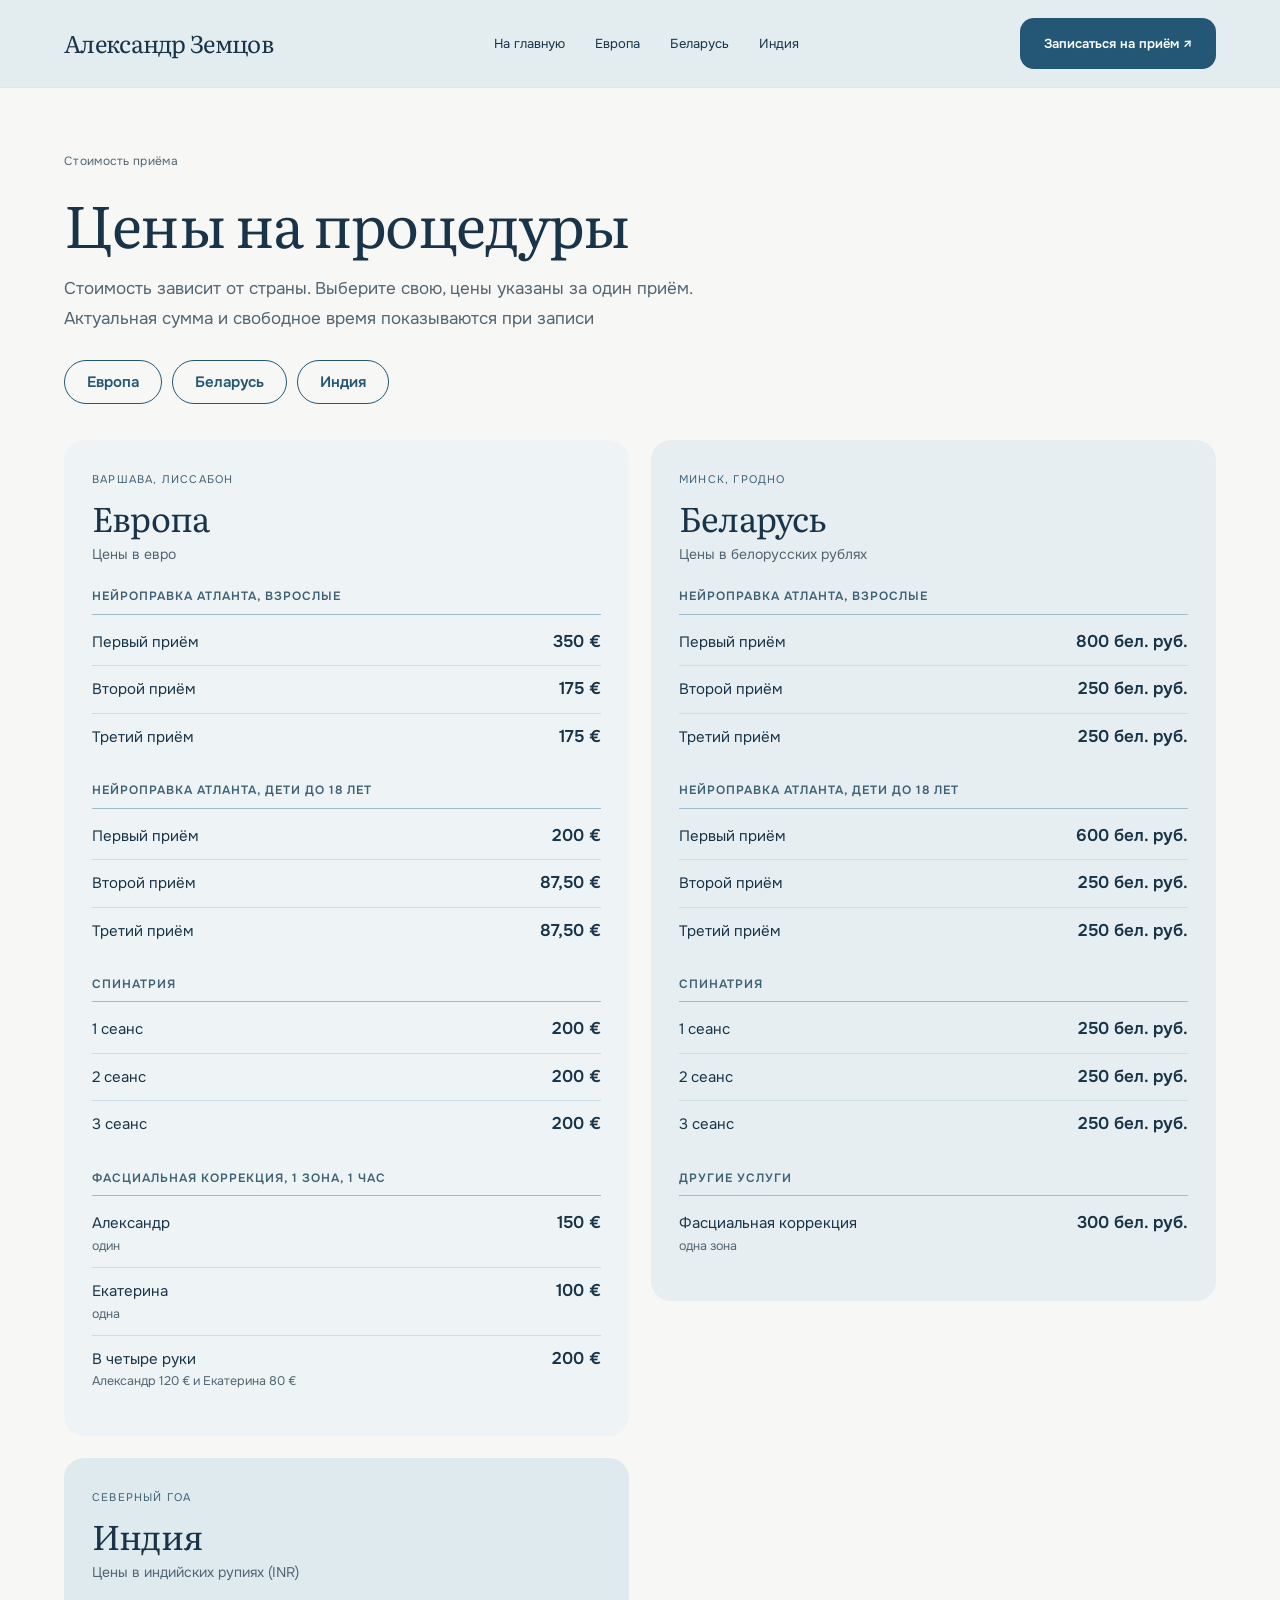
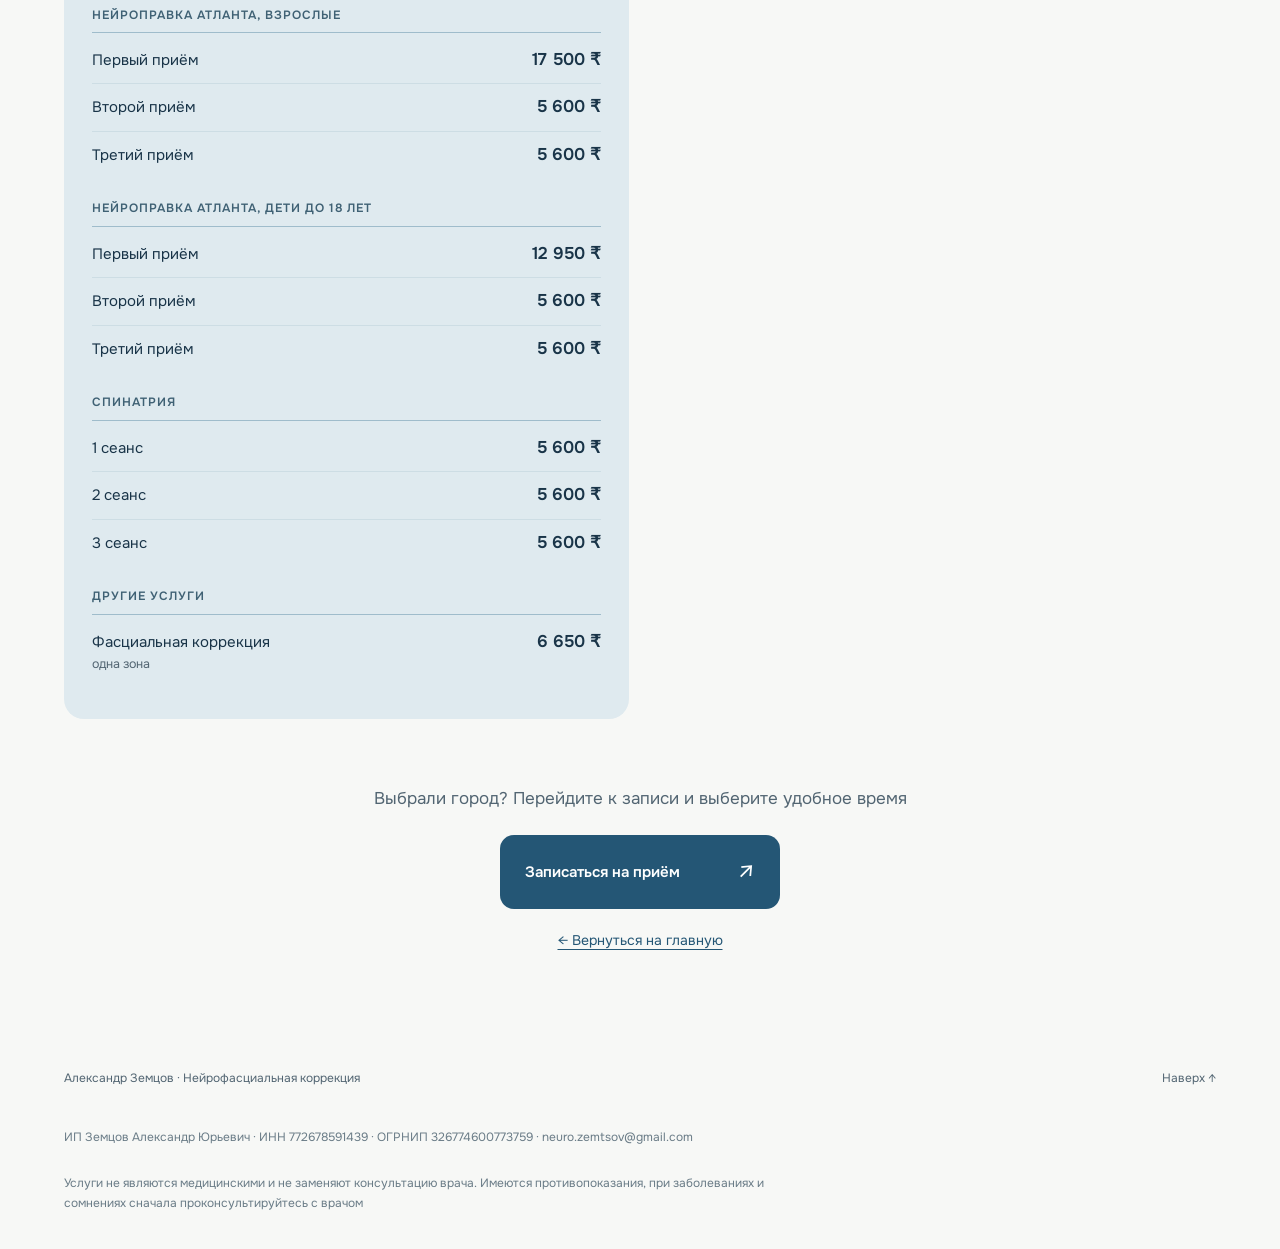
<file: prices.html>
<!doctype html><html lang="ru"><head><meta charset="utf-8"><meta name="viewport" content="width=device-width,initial-scale=1"><title>Цены на процедуры - Александр Земцов</title><meta name="description" content="Стоимость нейрофасциальной коррекции в Европе, Беларуси и Индии: Нейроправка Атланта, Спинатрия, фасциальная коррекция"><link rel="icon" href="favicon.ico" sizes="any"><link rel="icon" type="image/png" sizes="32x32" href="assets/favicon-32.png"><link rel="icon" type="image/png" sizes="192x192" href="assets/icon-192.png"><link rel="apple-touch-icon" href="assets/apple-touch-icon.png"><link rel="canonical" href="https://nfc.metod-zemtsova.ru/prices.html"><meta name="theme-color" content="#e3ecef"><meta property="og:type" content="website"><meta property="og:locale" content="ru_RU"><meta property="og:site_name" content="Александр Земцов"><meta property="og:url" content="https://nfc.metod-zemtsova.ru/prices.html"><meta property="og:title" content="Цены на процедуры - Александр Земцов"><meta property="og:description" content="Стоимость нейрофасциальной коррекции в Европе и Беларуси"><meta property="og:image" content="https://nfc.metod-zemtsova.ru/assets/og-image.jpg"><meta name="twitter:card" content="summary_large_image"><link rel="stylesheet" href="premium.css"><!-- Yandex.Metrika counter -->
<script>
(function(m,e,t,r,i,k,a){m[i]=m[i]||function(){(m[i].a=m[i].a||[]).push(arguments)};m[i].l=1*new Date();for(var j=0;j<document.scripts.length;j++){if(document.scripts[j].src===r){return}}k=e.createElement(t),a=e.getElementsByTagName(t)[0],k.async=1,k.src=r,a.parentNode.insertBefore(k,a)})(window,document,'script','https://mc.yandex.ru/metrika/tag.js?id=113838513','ym');
ym(113838513,'init',{ssr:true,clickmap:true,ecommerce:'dataLayer',referrer:document.referrer,url:location.href,accurateTrackBounce:true,trackLinks:true});
</script>
<noscript><div><img src="https://mc.yandex.ru/watch/113838513" style="position:absolute;left:-9999px" alt=""></div></noscript>
<!-- /Yandex.Metrika counter -->
</head><body class="prices-page"><header id="top"><a class="brand" href="index.html"><span>Александр Земцов</span></a><nav><a href="index.html">На главную</a><a href="#europe">Европа</a><a href="#belarus">Беларусь</a><a href="#india">Индия</a></nav><a class="top-book" href="https://booking.metod-zemtsova.ru/">Записаться на приём ↗</a></header>
<main>
<section class="prices-hero"><p class="eyebrow">Стоимость приёма</p><h1>Цены на процедуры</h1><p class="prices-lead">Стоимость зависит от страны. Выберите свою, цены указаны за один приём. Актуальная сумма и свободное время показываются при записи</p><div class="prices-chips"><a href="#europe">Европа</a><a href="#belarus">Беларусь</a><a href="#india">Индия</a></div></section>
<div class="prices-grid prices-grid-2"><section class="price-card" id="europe" aria-labelledby="europe-h"><p class="pr-region">Варшава, Лиссабон</p><h2 id="europe-h">Европа</h2><p class="pr-cur">Цены в евро</p><div class="pr-group"><h3>Нейроправка Атланта, взрослые</h3><ul><li><span class="pr-name">Первый приём</span><span class="pr-price">350 €</span></li><li><span class="pr-name">Второй приём</span><span class="pr-price">175 €</span></li><li><span class="pr-name">Третий приём</span><span class="pr-price">175 €</span></li></ul></div><div class="pr-group"><h3>Нейроправка Атланта, дети до 18 лет</h3><ul><li><span class="pr-name">Первый приём</span><span class="pr-price">200 €</span></li><li><span class="pr-name">Второй приём</span><span class="pr-price">87,50 €</span></li><li><span class="pr-name">Третий приём</span><span class="pr-price">87,50 €</span></li></ul></div><div class="pr-group"><h3>Спинатрия</h3><ul><li><span class="pr-name">1 сеанс</span><span class="pr-price">200 €</span></li><li><span class="pr-name">2 сеанс</span><span class="pr-price">200 €</span></li><li><span class="pr-name">3 сеанс</span><span class="pr-price">200 €</span></li></ul></div><div class="pr-group"><h3>Фасциальная коррекция, 1 зона, 1 час</h3><ul><li><span class="pr-name">Александр<small>один</small></span><span class="pr-price">150 €</span></li><li><span class="pr-name">Екатерина<small>одна</small></span><span class="pr-price">100 €</span></li><li><span class="pr-name">В четыре руки<small>Александр 120 € и Екатерина 80 €</small></span><span class="pr-price">200 €</span></li></ul></div></section><section class="price-card" id="belarus" aria-labelledby="belarus-h"><p class="pr-region">Минск, Гродно</p><h2 id="belarus-h">Беларусь</h2><p class="pr-cur">Цены в белорусских рублях</p><div class="pr-group"><h3>Нейроправка Атланта, взрослые</h3><ul><li><span class="pr-name">Первый приём</span><span class="pr-price">800 бел. руб.</span></li><li><span class="pr-name">Второй приём</span><span class="pr-price">250 бел. руб.</span></li><li><span class="pr-name">Третий приём</span><span class="pr-price">250 бел. руб.</span></li></ul></div><div class="pr-group"><h3>Нейроправка Атланта, дети до 18 лет</h3><ul><li><span class="pr-name">Первый приём</span><span class="pr-price">600 бел. руб.</span></li><li><span class="pr-name">Второй приём</span><span class="pr-price">250 бел. руб.</span></li><li><span class="pr-name">Третий приём</span><span class="pr-price">250 бел. руб.</span></li></ul></div><div class="pr-group"><h3>Спинатрия</h3><ul><li><span class="pr-name">1 сеанс</span><span class="pr-price">250 бел. руб.</span></li><li><span class="pr-name">2 сеанс</span><span class="pr-price">250 бел. руб.</span></li><li><span class="pr-name">3 сеанс</span><span class="pr-price">250 бел. руб.</span></li></ul></div><div class="pr-group"><h3>Другие услуги</h3><ul><li><span class="pr-name">Фасциальная коррекция<small>одна зона</small></span><span class="pr-price">300 бел. руб.</span></li></ul></div></section><section class="price-card" id="india" aria-labelledby="india-h"><p class="pr-region">Северный Гоа</p><h2 id="india-h">Индия</h2><p class="pr-cur">Цены в индийских рупиях (INR)</p><div class="pr-group"><h3>Нейроправка Атланта, взрослые</h3><ul><li><span class="pr-name">Первый приём</span><span class="pr-price">17 500 ₹</span></li><li><span class="pr-name">Второй приём</span><span class="pr-price">5 600 ₹</span></li><li><span class="pr-name">Третий приём</span><span class="pr-price">5 600 ₹</span></li></ul></div><div class="pr-group"><h3>Нейроправка Атланта, дети до 18 лет</h3><ul><li><span class="pr-name">Первый приём</span><span class="pr-price">12 950 ₹</span></li><li><span class="pr-name">Второй приём</span><span class="pr-price">5 600 ₹</span></li><li><span class="pr-name">Третий приём</span><span class="pr-price">5 600 ₹</span></li></ul></div><div class="pr-group"><h3>Спинатрия</h3><ul><li><span class="pr-name">1 сеанс</span><span class="pr-price">5 600 ₹</span></li><li><span class="pr-name">2 сеанс</span><span class="pr-price">5 600 ₹</span></li><li><span class="pr-name">3 сеанс</span><span class="pr-price">5 600 ₹</span></li></ul></div><div class="pr-group"><h3>Другие услуги</h3><ul><li><span class="pr-name">Фасциальная коррекция<small>одна зона</small></span><span class="pr-price">6 650 ₹</span></li></ul></div></section></div>
<section class="prices-cta"><p>Выбрали город? Перейдите к записи и выберите удобное время</p><a class="primary" href="https://booking.metod-zemtsova.ru/">Записаться на приём <span aria-hidden="true">↗</span></a><a class="prices-back" href="index.html">← Вернуться на главную</a></section>
</main>
<footer class="site-footer"><div class="footer-row"><span>Александр Земцов · Нейрофасциальная коррекция</span><a href="#top" class="to-top">Наверх ↑</a></div><p class="footer-disclaimer">ИП Земцов Александр Юрьевич · ИНН 772678591439 · ОГРНИП 326774600773759 · <a href="mailto:neuro.zemtsov@gmail.com">neuro.zemtsov@gmail.com</a></p><p class="footer-disclaimer">Услуги не являются медицинскими и не заменяют консультацию врача. Имеются противопоказания, при заболеваниях и сомнениях сначала проконсультируйтесь с врачом</p></footer></body></html>
</file>
<file: premium.css>
@font-face{font-family:Literata;src:url('assets/fonts/literata-regular.woff2') format('woff2'),url('assets/fonts/literata-regular.ttf') format('truetype');font-weight:400;font-display:swap}
@font-face{font-family:Onest;src:url('assets/fonts/onest-regular.woff2') format('woff2'),url('assets/fonts/onest-regular.ttf') format('truetype');font-weight:400;font-display:swap}@font-face{font-family:Onest;src:url('assets/fonts/onest-semibold.woff2') format('woff2'),url('assets/fonts/onest-semibold.ttf') format('truetype');font-weight:500 800;font-display:swap}
:root{--ink:#193448;--muted:#526572;--blue:#2d5368;--sky:#e8eff2;--line:#d5dfe3;--paper:#f7f8f6;--font:'Onest',sans-serif}*{box-sizing:border-box}html{scroll-behavior:smooth;scroll-padding-top:32px}body{margin:0;color:var(--ink);background:white;font-family:var(--font);font-size:16px;line-height:1.65}a{color:inherit;text-decoration:none}button,input{font:inherit}button,a,input{touch-action:manipulation}button{cursor:pointer}img{display:block;max-width:100%}figure,p,h1,h2,h3{margin:0}p{margin-bottom:22px}h1,h2,h3{font-weight:600;line-height:1.12}h2{font-size:clamp(36px,4.1vw,58px);letter-spacing:-2px}h3{font-size:20px;letter-spacing:-.5px}a:focus-visible,button:focus-visible,input:focus-visible,summary:focus-visible{outline:3px solid #172b3b;outline-offset:5px}header,main,.site-footer{max-width:1500px;margin:auto;padding-left:64px;padding-right:64px}header{height:90px;display:flex;align-items:center;justify-content:space-between;gap:24px;border-bottom:1px solid var(--line)}.brand{display:flex;align-items:center;gap:11px;font-size:14px;font-weight:600;white-space:nowrap}.brand img{width:43px;height:43px;object-fit:contain}nav{display:flex;gap:30px;font-size:13px}nav a{min-height:44px;display:flex;align-items:center}.top-book{background:var(--blue);color:white;padding:14px 23px;min-height:48px;font-size:13px;font-weight:600;border-radius:0;white-space:nowrap}.primary,.mobile-book{display:inline-flex;align-items:center;justify-content:space-between;gap:30px;min-height:64px;padding:18px 24px;background:var(--blue);color:white;font-weight:600;font-size:16px;border:0;border-radius:0;transition:background .16s,transform .16s}.primary span{font-size:24px;font-weight:400}.primary:hover,.top-book:hover,.mobile-book:hover{background:#203e50}.primary:active,.top-book:active{transform:translateY(1px)}.hero{padding:44px 0 64px}.eyebrow{font-size:12px;color:var(--muted);letter-spacing:.3px;margin-bottom:18px}.hero h1{font-size:clamp(42px,7.25vw,104px);letter-spacing:-5px;line-height:1.03;margin-bottom:42px;font-weight:600}.hero h1 span{display:block}.hero h1 span:last-child{color:var(--blue)}.hero-bottom{display:grid;grid-template-columns:.84fr 1.16fr;gap:64px;align-items:start}.hero-intro{padding-top:4px}.intro{font-size:21px;line-height:1.5;max-width:450px;margin-bottom:20px;letter-spacing:-.4px}.details{font-size:14px;color:var(--muted);max-width:440px;margin-bottom:24px;line-height:1.65}.hero-intro>.primary{width:100%;max-width:420px}.hero-photo{margin:0;min-width:0}.hero-photo img{width:100%;height:440px;object-fit:cover;object-position:center 20%;border-radius:0;filter:none}.hero-photo figcaption{display:flex;justify-content:space-between;gap:20px;align-items:start;padding-top:14px;font-size:14px;font-weight:600}.hero-photo figcaption span{font-size:10px;font-weight:400;color:var(--muted);max-width:220px;text-align:right;line-height:1.5}.audio{display:grid;grid-template-columns:44px 1fr;gap:15px;align-items:center;padding:22px 0 0;border-top:1px solid var(--line);margin-top:26px;max-width:460px}.play{width:44px;height:44px;border:1px solid var(--blue);background:transparent;color:var(--blue);font-size:16px;border-radius:50%}.audio-title{font-size:17px;line-height:1.35;letter-spacing:-.5px;font-weight:500;margin-bottom:4px}.audio-desc{font-size:11px;color:var(--muted);margin-bottom:8px}.audio-row{display:flex;align-items:center;gap:10px;font-size:10px;color:var(--muted)}.audio-row input{flex:1;min-width:0;accent-color:var(--blue);height:26px}.audio-status{font-size:12px;margin:0;grid-column:1/-1}.nfk-section,.master-section,.visit-section,.reviews-section,.faq-section,.booking-section{padding:80px 0;border-top:1px solid var(--line)}.nfk-heading{margin-bottom:38px}.nfk-grid{display:flex;flex-direction:column;gap:44px}.method-flow{display:grid;grid-template-columns:repeat(4,1fr);gap:0;background:var(--sky);padding:32px 28px}.method-flow>div{padding:0 22px;border-right:1px solid #c8d9f0}.method-flow>div:first-child{padding-left:0}.method-flow>div:last-child{border:0;padding-right:0}.flow-number{display:block;color:var(--blue);font-size:14px;margin-bottom:30px;font-weight:600}.method-flow h3{font-size:20px;line-height:1.25;margin-bottom:12px;max-width:230px}.method-flow p{font-size:13px;color:var(--muted);margin:0;line-height:1.6;max-width:230px}.nfk-copy{display:grid;grid-template-columns:1fr 1fr;gap:30px 80px;align-items:start}.nfk-copy>p{font-size:16px;margin:0;max-width:560px}.nfk-copy>p:first-child{grid-column:1;grid-row:1}.nfk-copy>p:nth-child(2){grid-column:1;grid-row:2}.nfk-requests{grid-column:2;grid-row:1/3}.nfk-requests h3{font-size:24px;line-height:1.3;margin-bottom:18px;letter-spacing:-.7px}.nfk-requests ul{list-style:none;margin:0;padding:0}.nfk-requests li{font-size:14px;position:relative;padding:9px 0 9px 18px}.nfk-requests li:before{content:'+';position:absolute;left:0;color:var(--blue)}.nfk-close{display:flex;justify-content:space-between;gap:40px;align-items:center;margin-top:38px;padding-top:25px;border-top:1px solid var(--line)}.nfk-close p{font-size:14px;color:var(--muted);margin:0;max-width:460px}.master-heading{margin-bottom:40px}.master-grid{display:grid;grid-template-columns:.84fr 1.16fr;gap:64px}.master-signature{padding:15px 0 0}.master-signature>span:first-child{display:block;font-size:140px;letter-spacing:-10px;line-height:1;color:var(--blue);font-weight:500}.master-signature p{font-size:28px;line-height:1.25;margin:15px 0 32px;letter-spacing:-1px}.master-signature .signature-name{font-size:13px;color:var(--muted)}.master-story p{font-size:15px;color:var(--muted);max-width:620px}.master-story .master-lead{font-size:23px;line-height:1.45;color:var(--ink);letter-spacing:-.6px}.master-story .primary{margin-top:7px}.visit-grid{display:grid;grid-template-columns:.84fr 1.16fr;gap:64px}.visit-lead{font-size:15px;color:var(--muted);max-width:390px;margin:25px 0}.visit-intro>.primary{display:none}.visit-aftercare{padding-top:24px;margin-top:36px;border-top:1px solid var(--line);max-width:385px}.visit-aftercare svg{width:26px;height:30px;float:left;margin:3px 15px 22px 0;color:var(--blue)}.visit-aftercare h3{font-size:19px;line-height:1.35;margin-bottom:14px}.visit-aftercare a{display:block;font-size:12px;padding:5px 0;text-decoration:underline;text-underline-offset:4px}.visit-steps{list-style:none;margin:0;padding:0}.visit-step{padding:20px 0;border-top:1px solid var(--line)}.visit-step h3{margin-bottom:12px}.visit-step p{font-size:14px;color:var(--muted)}.journey{min-width:0}.step-nav{display:grid;grid-template-columns:1fr 1fr;gap:6px 18px;margin-bottom:28px}.step-nav button{display:flex;text-align:left;align-items:center;gap:12px;padding:14px 0;background:transparent;border:0;border-bottom:1px solid var(--line);color:var(--muted);font-size:12px;line-height:1.4;min-height:60px}.step-nav button strong{font-size:11px;color:var(--blue);font-weight:400}.step-nav button[aria-pressed=true]{font-weight:600;color:var(--ink);border-bottom:2px solid var(--blue)}.step-panel{background:var(--sky);padding:32px;min-height:245px;border-left:3px solid var(--blue)}.step-count{display:block;font-size:10px;letter-spacing:1px;color:var(--blue);margin-bottom:20px}.step-panel h3{font-size:27px;letter-spacing:-.7px;margin-bottom:15px;line-height:1.2}.step-panel p{font-size:14px;line-height:1.7;margin:0;color:var(--muted)}.step-controls{display:flex;justify-content:space-between;gap:20px;margin-top:18px}.step-controls button{border:1px solid var(--line);background:white;padding:10px 20px;color:var(--ink);min-height:44px;font-size:13px}.step-controls button:disabled{opacity:.5;cursor:default}.reviews-head{display:flex;justify-content:space-between;align-items:end;gap:40px;margin-bottom:38px}.reviews-head p{font-size:12px;color:var(--muted);max-width:300px;margin:0}.reviews-grid{display:grid;grid-template-columns:1fr 1fr;gap:60px}.review-feature{position:relative}.review-mark{font-size:70px;color:var(--blue);line-height:.8;display:block;font-weight:400}.review-feature blockquote{font-size:36px;line-height:1.25;letter-spacing:-1px;margin:14px 0 30px;max-width:590px}.review-feature figcaption{display:flex;flex-direction:column;gap:7px}.review-feature figcaption strong{font-size:12px;font-weight:500}.review-feature figcaption span,.review-small figcaption{font-size:11px;color:var(--muted);line-height:1.6}.reviews-side{display:grid;gap:25px}.review-small blockquote{font-size:20px;line-height:1.45;letter-spacing:-.3px;margin:0 0 16px}.review-small+.review-small{border-top:1px solid var(--line);padding-top:25px}.reviews-foot{display:flex;align-items:center;justify-content:space-between;gap:25px;margin-top:35px}.reviews-source{font-size:13px;text-decoration:underline;text-underline-offset:5px;min-height:44px;display:flex;align-items:center}.faq-section{display:grid;grid-template-columns:.84fr 1.16fr;gap:64px}.faq-intro p{font-size:14px;color:var(--muted);max-width:310px;margin:24px 0}.faq-intro .primary{display:none}.faq-list details{border-bottom:1px solid var(--line);padding-bottom:22px;margin-bottom:22px}.faq-list summary{list-style:none;cursor:pointer;font-size:17px;line-height:1.5;position:relative;padding-right:35px;min-height:44px}.faq-list summary::-webkit-details-marker{display:none}.faq-list summary:after{content:'+';position:absolute;right:0;top:-2px;color:var(--blue);font-size:24px}.faq-list details[open] summary:after{content:'−'}.faq-list p{font-size:14px;color:var(--muted);margin:13px 0}.faq-links{display:flex;flex-wrap:wrap;gap:15px;font-size:12px;text-decoration:underline;text-underline-offset:4px}.booking-section{display:grid;grid-template-columns:.84fr 1.16fr;gap:64px;position:relative;isolation:isolate;border-top:0}.booking-section:before{content:'';position:absolute;inset:0 -64px;z-index:-1;background:var(--sky)}.booking-label{font-size:11px;color:var(--blue);letter-spacing:1px;margin-bottom:22px}.booking-lead{font-size:16px;color:var(--muted);max-width:340px;margin:24px 0}.booking-intro address{font-style:normal;font-size:13px;color:var(--muted);margin-top:28px}.booking-services h3{font-size:23px;margin-bottom:24px}.booking-services dl{margin:0 0 25px}.booking-services dl>div{display:flex;justify-content:space-between;gap:25px;border-bottom:1px solid #cfdded;padding:18px 0}.booking-services dt{font-size:15px;line-height:1.5;max-width:360px}.booking-services dt span{font-size:11px;color:var(--muted)}.booking-services dd{margin:0;white-space:nowrap;font-size:19px;font-weight:500}.booking-terms,.booking-note{font-size:12px;color:var(--muted);max-width:490px}.site-footer{display:flex;justify-content:space-between;gap:20px;padding-top:30px;padding-bottom:30px;font-size:11px;color:var(--muted)}.mobile-book{display:none}.aftercare-main{padding-top:32px;padding-bottom:65px}.aftercare-back{font-size:13px;display:inline-flex;align-items:center;min-height:44px;margin-bottom:35px}.aftercare-section{display:grid;grid-template-columns:1fr 1fr;gap:80px;align-items:start;padding-top:30px}.aftercare-intro h1{font-size:60px;letter-spacing:-2px;line-height:1.06;margin-bottom:28px}.aftercare-lead{font-size:16px;max-width:500px;color:var(--muted)}.aftercare-download-note{font-size:12px;margin-top:14px;color:var(--muted)}.aftercare-card{padding:36px;background:var(--sky)}.aftercare-days{font-size:110px;letter-spacing:-8px;line-height:1;color:var(--blue);font-weight:500;margin-bottom:24px}.aftercare-card h2{font-size:29px;letter-spacing:-1px;margin-bottom:16px}.aftercare-card p{font-size:16px;color:var(--muted)}.aftercare-rule{border-top:1px solid #cfdded;margin:26px 0}.aftercare-card .aftercare-card-note{font-size:12px;margin:0}.aftercare .audio{max-width:none;margin-top:35px;padding-top:28px}.aftercare-control{display:flex;justify-content:space-between;gap:20px;border-top:1px solid var(--line);padding-top:24px;margin-top:32px;font-size:13px}.aftercare-control p{margin:0}.aftercare-control a{text-decoration:underline}
@media(max-width:1100px){header,main,.site-footer{padding-left:36px;padding-right:36px}.booking-section:before{left:-36px;right:-36px}.hero h1{font-size:7.5vw;letter-spacing:-3px}.hero-bottom,.master-grid,.visit-grid,.faq-section,.booking-section{gap:35px}.hero-photo img{height:440px}.hero-photo figcaption{display:block}.hero-photo figcaption span{display:block;text-align:left;max-width:none;margin-top:5px}.intro{font-size:19px}.hero .audio-title{font-size:16px}.method-flow{padding:25px 22px}.method-flow>div{padding:0 15px}.method-flow h3{font-size:18px}.method-flow p{font-size:12px}nav{gap:16px}nav a{font-size:12px}.top-book{font-size:12px;padding:13px 15px}.brand{font-size:13px}.nfk-copy{gap:25px 40px}.reviews-grid{gap:35px}}
@media(max-width:760px){header,main,.site-footer{padding-left:24px;padding-right:24px}header{height:76px;gap:10px}.brand{font-size:12px;gap:7px}.brand img{width:33px;height:33px}nav{display:none}.top-book{font-size:10px;padding:12px 10px;min-height:44px;display:flex;align-items:center}.hero{padding-top:29px;padding-bottom:42px}.eyebrow{font-size:10px;line-height:1.5;margin-bottom:16px;max-width:280px}.hero h1{font-size:clamp(27px,8.05vw,48px);letter-spacing:-1.3px;line-height:1.12;margin-bottom:28px}.hero-bottom{display:flex;flex-direction:column;gap:26px}.hero-intro{display:contents}.intro{order:1;font-size:18px;line-height:1.5;margin-bottom:0}.details{order:2;font-size:13px;margin:0}.hero-intro>.primary{order:3;width:100%;max-width:none}.hero-photo{order:4;width:100%}.hero-photo img{height:320px;object-position:center 14%;border-radius:0}.hero-photo figcaption{font-size:13px;padding-top:12px}.hero-photo figcaption span{font-size:10px;margin-top:5px}.hero .audio{order:5;width:100%;max-width:none;margin:0;padding-top:20px}.audio-title{font-size:16px;letter-spacing:-.3px}.audio-desc{font-size:10px}.primary{width:100%;min-height:60px;font-size:15px;padding:16px 23px}.nfk-section,.master-section,.visit-section,.reviews-section,.faq-section,.booking-section{padding:50px 0}h2{font-size:34px;letter-spacing:-1.3px;line-height:1.15}.nfk-heading{margin-bottom:28px}.nfk-grid{gap:28px}.method-flow{display:grid;grid-template-columns:1fr;padding:8px 22px}.method-flow>div,.method-flow>div:first-child,.method-flow>div:last-child{position:relative;padding:22px 0 22px 40px;border-right:0;border-bottom:1px solid #cfdded}.method-flow>div:last-child{border:0}.flow-number{position:absolute;left:0;top:24px;margin:0;font-size:12px}.method-flow h3{font-size:19px;max-width:none;margin-bottom:9px}.method-flow p{font-size:13px;max-width:none}.nfk-copy{display:flex;flex-direction:column;gap:22px}.nfk-copy>p{font-size:14px;line-height:1.7}.nfk-requests{width:100%;margin-top:3px}.nfk-requests h3{font-size:22px}.nfk-requests li{font-size:13px}.nfk-close{flex-direction:column;align-items:start;gap:22px;margin-top:28px;padding-top:23px}.nfk-close p{font-size:13px}.master-heading{margin-bottom:28px}.master-grid,.visit-grid,.faq-section,.booking-section{grid-template-columns:1fr;gap:30px}.master-signature{display:flex;align-items:center;gap:20px;flex-wrap:wrap;padding:0}.master-signature>span:first-child{font-size:80px;letter-spacing:-5px}.master-signature p{font-size:23px;letter-spacing:-.6px;margin:0}.master-signature .signature-name{display:none}.master-story .master-lead{font-size:20px;line-height:1.5}.master-story p{font-size:14px}.visit-lead{margin-top:22px;margin-bottom:0;font-size:14px}.visit-aftercare{margin-top:25px}.visit-aftercare h3{font-size:18px}.visit-aftercare a{font-size:12px}.step-nav{gap:5px 12px;margin-bottom:20px}.step-nav button{font-size:12px;line-height:1.4;gap:8px;min-height:62px;padding:12px 0}.step-nav button strong{font-size:10px}.step-panel{padding:25px 22px;min-height:260px}.step-panel h3{font-size:23px;letter-spacing:-.6px}.step-panel p{font-size:13px}.step-count{font-size:10px}.reviews-head{display:block;margin-bottom:28px}.reviews-head p{font-size:11px;max-width:none;margin-top:20px}.reviews-grid{grid-template-columns:1fr;gap:28px}.review-feature blockquote{font-size:29px;letter-spacing:-.8px;margin-bottom:25px}.review-mark{font-size:58px}.review-small blockquote{font-size:19px;line-height:1.5}.reviews-foot{flex-direction:column;align-items:start;gap:22px;margin-top:28px}.reviews-source{font-size:12px}.faq-intro p{margin:20px 0 0;max-width:none}.faq-list summary{font-size:16px}.faq-list p{font-size:13px}.booking-section:before{left:-24px;right:-24px}.booking-intro>.primary{display:none}.booking-lead{font-size:15px;margin:22px 0}.booking-intro address{margin-top:22px;font-size:12px}.booking-services h3{font-size:22px}.booking-services dt{font-size:13px;max-width:220px}.booking-services dd{font-size:15px}.booking-services dl>div{gap:16px;padding:15px 0}.booking-services .primary{margin-top:20px}.booking-terms,.booking-note{font-size:11px}.site-footer{flex-direction:column;gap:10px;padding-bottom:95px;font-size:10px}.site-footer a{min-height:32px;display:flex;align-items:center}.mobile-book.visible{display:flex;position:fixed;bottom:12px;left:16px;right:16px;min-height:56px;padding:14px 22px;font-size:15px;z-index:10;box-shadow:0 5px 16px #102b3d25}.mobile-book span{font-size:24px}.aftercare-main{padding-top:24px;padding-bottom:40px}.aftercare-back{margin-bottom:25px}.aftercare-section{grid-template-columns:1fr;gap:26px;padding:0}.aftercare-intro h1{font-size:43px;letter-spacing:-1.5px}.aftercare-lead{font-size:14px}.aftercare-card{padding:28px}.aftercare-days{font-size:88px;letter-spacing:-5px}.aftercare-card h2{font-size:27px}.aftercare-card p{font-size:15px}.aftercare-control{flex-direction:column;gap:10px;font-size:12px}}
@media(prefers-reduced-motion:reduce){html{scroll-behavior:auto}*,*:before,*:after{animation:none!important;transition:none!important}}
/* Readable supporting content, including the mobile appointment journey */
.hero-photo figcaption span{font-size:12px;max-width:260px}.audio-desc{font-size:12px}.review-feature figcaption span,.review-small figcaption{font-size:12px}.visit-aftercare a{font-size:14px;padding:7px 0;min-height:36px}.booking-terms,.booking-note{font-size:13px}.faq-links{font-size:14px}.step-nav button{font-size:14px}.step-nav button strong{font-size:12px}
@media(max-width:760px){.hero-photo figcaption span{font-size:12px;max-width:none}.audio-desc{font-size:12px}.review-feature figcaption span,.review-small figcaption{font-size:12px}.visit-aftercare a{font-size:14px;min-height:38px}.step-nav button{font-size:14px;min-height:70px;line-height:1.35}.step-nav button strong{font-size:12px}.booking-terms,.booking-note{font-size:13px}.booking-services dt span{font-size:12px}.faq-links{font-size:14px}.method-flow p{font-size:14px}.aftercare-card .aftercare-card-note{font-size:13px}}
/* Photographic concept extracted from sources/premium-hero-reference.png */
body{background:var(--paper)}header{height:88px;position:relative;isolation:isolate;border-bottom:1px solid #b8cbd366}header:before{content:'';position:absolute;inset:0 -100vw;background:#e3ecef;z-index:-1;clip-path:inset(0)}.brand{font:24px/1.2 Literata,serif;letter-spacing:-.7px;font-weight:400}.brand img{display:none}.top-book{border-radius:2px;background:var(--blue);font-weight:500;padding:15px 24px}.hero{position:relative;min-height:635px;padding:105px 0 60px;isolation:isolate}.hero-photo{position:absolute;inset:0 -64px;z-index:-1;margin:0;width:auto;overflow:hidden}.hero-photo img{width:100%;height:100%;object-fit:cover;object-position:right top;border-radius:0}.hero-content{width:62%;max-width:760px;position:relative}.hero h1{font:400 clamp(42px,4.5vw,65px)/1.13 Literata,serif;letter-spacing:-2.9px;margin:0 0 30px}.hero h1 span{color:var(--ink)}.hero h1 span:last-child{color:var(--ink)}.hero .eyebrow{font-size:11px;letter-spacing:1px;margin-bottom:22px;color:#35566b}.intro{font-size:20px;line-height:1.65;max-width:545px;letter-spacing:-.3px;margin-bottom:32px}.hero .primary{min-width:290px;min-height:68px;font-size:16px;padding:20px 26px;border-radius:2px;font-weight:500;box-shadow:0 7px 20px #1a3b4e12}.hero .details{font-size:13px;color:#35566b;margin-top:20px;margin-bottom:0}.audio{position:relative;max-width:none;width:100%;margin:0;padding:26px 0 30px;border-bottom:1px solid var(--line);border-top:0;grid-template-columns:58px minmax(0,1fr);gap:24px}.audio>div{display:grid;grid-template-columns:1fr 1fr;gap:5px 50px;align-items:center}.audio-title{font:400 23px/1.3 Literata,serif;letter-spacing:-.7px;grid-column:1;grid-row:1}.audio-desc{font-size:12px;grid-column:1;grid-row:2;margin:0}.audio-row{grid-column:2;grid-row:1/3;font-size:12px;gap:14px}.play{height:58px;width:58px;background:var(--blue);color:white;border:0;font-size:19px}.audio-row input{accent-color:var(--blue);height:30px}.audio-status{grid-column:2;margin-top:6px}.nfk-section,.master-section,.visit-section,.reviews-section,.faq-section,.booking-section{padding:96px 0;border-top:0}h2{font:400 clamp(36px,3.7vw,54px)/1.2 Literata,serif;letter-spacing:-1.8px}h3{font-weight:500;letter-spacing:-.4px}.section-intro{text-align:center;max-width:850px;margin:0 auto 45px}.section-intro .eyebrow{font-size:11px;letter-spacing:1.5px;text-transform:uppercase;margin-bottom:18px}.nfk-heading{margin:0}.nfk-grid{gap:42px}.method-flow{background:transparent;padding:30px 0;border-top:1px solid var(--line);border-bottom:1px solid var(--line)}.flow-number{font:400 38px/1.2 Literata,serif;color:#587686;margin-bottom:24px}.method-flow h3{font-size:18px;max-width:230px}.method-flow p{font-size:13px}.method-flow>div{padding:0 32px;border-color:var(--line)}.nfk-copy{grid-template-columns:1.12fr 1fr;gap:24px 110px}.nfk-copy>p{font-size:16px;line-height:1.8;color:#3d5666}.nfk-requests h3{font:400 28px/1.35 Literata,serif;letter-spacing:-.8px}.nfk-requests h3 br{display:none}.nfk-requests li{font-size:14px;color:#3d5666}.nfk-close{justify-content:center;flex-direction:column;text-align:center;border-top:0;gap:24px;margin-top:38px;padding-top:0}.nfk-close p{max-width:560px}.primary{border-radius:2px;font-weight:500;background:var(--blue);min-height:62px;padding:17px 25px;font-size:15px}.master-section{position:relative;isolation:isolate;padding:80px 0}.master-section:before{content:'';position:absolute;inset:0 -64px;background:#e8eff1;z-index:-1}.master-title{margin-bottom:34px}.master-title .eyebrow{font-size:11px;letter-spacing:1.3px;text-transform:uppercase;margin-bottom:14px}.master-heading{margin:0}.master-grid{display:block}.master-signature{display:flex;align-items:center;gap:22px;padding:0;margin-bottom:32px}.master-signature>span:first-child{font:400 70px/1 Literata,serif;letter-spacing:-4px}.master-signature p{font-size:16px;line-height:1.5;letter-spacing:0;margin:0}.signature-name{display:none}.master-story{display:grid;grid-template-columns:1fr 1fr;gap:0 80px;align-items:start}.master-story p{font-size:15px;line-height:1.8;color:#3d5666;max-width:none}.master-story .master-lead{grid-column:1/-1;max-width:900px;font:400 30px/1.45 Literata,serif;letter-spacing:-.7px;margin-bottom:30px}.master-story .master-personal{grid-column:1/-1;max-width:960px;margin-top:8px}.master-story .primary{justify-self:start}.visit-grid{display:block}.visit-intro{display:flex;flex-wrap:wrap;justify-content:space-between;gap:20px 50px;align-items:start;margin-bottom:35px}.visit-intro>.eyebrow{flex-basis:100%;font-size:11px;text-transform:uppercase;letter-spacing:1.2px;margin-bottom:0}.visit-heading{max-width:580px}.visit-heading br{display:none}.visit-lead{font-size:15px;line-height:1.8;margin:5px 0 0;max-width:390px}.visit-aftercare{max-width:none;flex-basis:100%;margin:15px 0 0;padding:22px 0 0;display:flex;align-items:center;gap:25px;flex-wrap:wrap}.visit-aftercare svg{float:none;margin:0;width:26px;height:30px}.visit-aftercare h3{margin:0;font:400 22px/1.3 Literata,serif;letter-spacing:-.4px;flex:1}.visit-aftercare a{font-size:12px;min-height:44px;display:flex;align-items:center}.journey{display:grid;grid-template-columns:.9fr 1.1fr;gap:0 60px;margin-top:38px}.step-nav{grid-column:1;grid-row:1/3;display:block;margin:0}.step-nav button{width:100%;justify-content:start;gap:16px;font-size:14px;min-height:56px;padding:14px 4px;color:#3d5666;transition:background .15s}.step-nav button:hover{background:#e8eff2}.step-nav button[aria-pressed=true]{border-bottom-width:1px;background:#e3ebee;color:#183f55;padding-left:16px}.step-nav button strong{font-size:11px;min-width:20px}.step-panel{grid-column:2;grid-row:1;border:0;border-radius:0;background:#e6eef1;padding:42px 38px;min-height:380px;display:flex;flex-direction:column;align-items:start;justify-content:center}.step-count{font-size:10px;letter-spacing:1.2px;color:#3f6174;margin-bottom:26px}.step-stage{font-size:12px;color:#3f6174;display:block;margin-bottom:14px}.step-panel h3{font:400 35px/1.2 Literata,serif;letter-spacing:-1px;max-width:500px;margin-bottom:22px}.step-panel p{font-size:15px;line-height:1.85;color:#3d5666;max-width:510px}.step-controls{grid-column:2;grid-row:2;align-items:end;margin-top:22px}.step-controls button{background:var(--paper);border-color:#bdced6;border-radius:2px;font-size:13px}.reviews-section{position:relative;padding:66px 0 80px;border-top:1px solid var(--line)}.reviews-head{display:block;text-align:center;margin-bottom:40px}.reviews-head h2{font-size:42px}.reviews-head h2 br{display:none}.reviews-head p{max-width:550px;font-size:12px;margin:20px auto 0}.reviews-grid{display:block}.review-feature{text-align:center;max-width:1080px;margin:0 auto;border-bottom:1px solid var(--line);padding-bottom:38px}.review-mark{font:400 86px/.6 Literata,serif;color:#638293;margin-bottom:14px}.review-feature blockquote{font:400 43px/1.35 Literata,serif;letter-spacing:-1px;max-width:960px;margin:15px auto 28px}.review-feature figcaption{gap:6px;align-items:center}.review-feature figcaption strong{font-size:13px}.review-feature figcaption span{font-size:12px}.reviews-side{display:grid;grid-template-columns:1fr 1fr;gap:70px;padding-top:34px;max-width:1140px;margin:0 auto}.review-small blockquote{font:400 23px/1.6 Literata,serif;letter-spacing:-.4px;max-width:500px}.review-small+.review-small{border:0;padding:0}.review-small figcaption{font-size:12px}.reviews-foot{justify-content:center;gap:40px;margin-top:35px}.reviews-source{font-size:13px}.faq-section{padding-top:65px;border-top:1px solid var(--line);grid-template-columns:1fr 1.1fr;gap:90px}.faq-intro h2{font-size:43px}.faq-intro p{font-size:15px;line-height:1.8;max-width:340px}.faq-list summary{font-size:17px;line-height:1.65}.faq-list p{font-size:14px;line-height:1.8}.booking-section{padding:80px 0;grid-template-columns:1fr 1.1fr;gap:90px}.booking-section:before{background:#e8eff1}.booking-label{color:#4a687b;letter-spacing:1.3px}.booking-heading{font-size:52px}.booking-lead{font-size:16px;line-height:1.8;max-width:360px}.booking-services h3{font:400 28px/1.3 Literata,serif;letter-spacing:-.8px}.booking-services dl>div{padding:19px 0;border-color:#c8d8df}.booking-services dt{font-size:15px}.booking-services dd{font:400 23px/1.4 Literata,serif;letter-spacing:-.5px}.booking-terms,.booking-note{font-size:13px;line-height:1.75}.site-footer{padding-top:35px;padding-bottom:35px;font-size:12px}.aftercare header:before{background:var(--paper)}.aftercare-intro h1{font:400 60px/1.13 Literata,serif;letter-spacing:-2px}.aftercare-card{background:#e6eef1}.aftercare-days{font:400 112px/1 Literata,serif;letter-spacing:-7px}.aftercare-card h2{font-size:31px}.aftercare-control{font-size:14px}.aftercare .audio{border-top:1px solid var(--line);padding-top:28px}.mobile-book.visible{border-radius:2px;background:var(--blue)}
@media(max-width:1100px){header:before{inset:0 -36px}.hero-photo{left:-36px;right:-36px}.hero{min-height:580px;padding-top:90px}.hero-content{width:65%}.hero h1{font-size:4.6vw;letter-spacing:-1.8px}.hero .intro{font-size:18px;max-width:440px}.brand{font-size:20px}.audio>div{gap:5px 30px}.audio-title{font-size:21px}.master-section:before{left:-36px;right:-36px}.nfk-copy{gap:24px 55px}.master-story{gap:0 45px}.journey{gap:0 35px}.step-panel{padding:32px 28px}.step-panel h3{font-size:31px}.faq-section,.booking-section{gap:45px}}
@media(max-width:760px){header{height:76px}.brand{font-size:17px;letter-spacing:-.5px}.top-book{font-size:10px;padding:12px 11px}.hero{min-height:0;padding:36px 0 0}.hero-photo{position:relative;inset:auto;margin:26px -24px 0;width:auto;z-index:0;height:315px;order:2}.hero-photo img{object-fit:cover;object-position:right 13%;height:315px;width:100%}.hero{display:flex;flex-direction:column}.hero-content{width:100%;max-width:none;order:1}.hero h1{font:400 clamp(27px,8.2vw,43px)/1.17 Literata,serif;letter-spacing:-1.3px;margin-bottom:22px}.hero h1 span:last-child{color:var(--ink)}.hero .eyebrow{font-size:10px;letter-spacing:.4px;margin-bottom:18px}.hero .intro{font-size:17px;line-height:1.65;max-width:none;margin-bottom:24px}.desktop-break{display:none}.hero .primary{width:100%;min-width:0;min-height:62px;font-size:15px;padding:17px 22px}.hero .details{font-size:12px;margin-top:16px}.audio{grid-template-columns:46px 1fr;gap:16px;padding:24px 0;max-width:none;margin:0}.audio>div{display:block}.audio-title{font-size:21px;letter-spacing:-.6px;margin-bottom:5px}.audio-desc{font-size:12px;line-height:1.6;margin-bottom:12px}.audio-row{font-size:11px;gap:11px}.play{width:46px;height:46px;font-size:16px}.nfk-section,.master-section,.visit-section,.reviews-section,.faq-section,.booking-section{padding:55px 0}h2{font:400 34px/1.25 Literata,serif;letter-spacing:-1px}.section-intro{text-align:left;margin-bottom:30px}.section-intro .eyebrow{font-size:10px;margin-bottom:15px}.method-flow{background:transparent;padding:0;grid-template-columns:1fr 1fr;gap:24px 26px;border:0}.method-flow>div,.method-flow>div:first-child,.method-flow>div:last-child{position:relative;padding:0;border:0}.flow-number{position:static;font:400 29px/1.2 Literata,serif;margin-bottom:15px}.method-flow h3{font-size:16px;line-height:1.4;max-width:none;margin-bottom:10px}.method-flow p{font-size:13px;line-height:1.75}.nfk-grid{gap:32px}.nfk-copy{display:flex;flex-direction:column;gap:22px}.nfk-copy>p{font-size:14px;line-height:1.8}.nfk-requests h3{font-size:25px;line-height:1.4}.nfk-requests li{font-size:14px}.nfk-close{text-align:left;align-items:start;margin-top:28px;gap:22px}.nfk-close p{font-size:14px}.master-section:before{left:-24px;right:-24px}.master-title .eyebrow{font-size:10px;letter-spacing:.8px}.master-title{margin-bottom:25px}.master-grid{display:block}.master-signature{margin-bottom:25px;gap:18px}.master-signature>span:first-child{font-size:61px;letter-spacing:-3px}.master-signature p{font-size:15px}.master-story{display:block}.master-story .master-lead{font-size:24px;line-height:1.5;letter-spacing:-.6px;margin-bottom:24px}.master-story p{font-size:14px;line-height:1.85;margin-bottom:23px}.master-story .master-personal{margin-top:0}.master-story .primary{width:100%}.visit-intro{display:block;margin-bottom:28px}.visit-intro>.eyebrow{font-size:10px;margin-bottom:16px}.visit-lead{font-size:14px;line-height:1.8;margin-top:22px;max-width:none}.visit-aftercare{display:block;margin-top:24px;padding-top:22px}.visit-aftercare svg{float:left;margin:3px 13px 18px 0}.visit-aftercare h3{font-size:22px;margin-bottom:12px;line-height:1.35}.visit-aftercare a{font-size:13px;min-height:40px;padding:6px 0}.journey{display:flex;flex-direction:column;margin-top:30px;gap:20px}.step-nav{display:grid;grid-template-columns:1fr 1fr;gap:4px 14px;order:1}.step-nav button{font-size:12px;line-height:1.4;min-height:67px;gap:8px;padding:10px 0}.step-nav button strong{font-size:10px;min-width:15px}.step-nav button[aria-pressed=true]{padding-left:5px}.step-panel{order:2;min-height:275px;padding:28px 24px}.step-count{margin-bottom:18px;font-size:10px}.step-stage{font-size:11px;margin-bottom:12px}.step-panel h3{font-size:28px;line-height:1.3;letter-spacing:-.8px;margin-bottom:18px}.step-panel p{font-size:14px;line-height:1.85}.step-controls{order:3;margin-top:0}.step-controls button{font-size:13px;min-height:44px}.reviews-head{text-align:left;margin-bottom:28px}.reviews-head h2{font-size:34px;line-height:1.3}.reviews-head p{font-size:12px;margin:20px 0 0;max-width:none}.review-feature{text-align:left;padding-bottom:28px}.review-feature blockquote{font-size:30px;line-height:1.45;letter-spacing:-.8px;margin:12px 0 25px}.review-mark{font-size:65px}.review-feature figcaption{align-items:start}.review-feature figcaption span{font-size:12px}.reviews-side{display:block;padding-top:28px}.review-small blockquote{font-size:22px;line-height:1.6}.review-small+.review-small{border-top:1px solid var(--line);padding-top:25px;margin-top:25px}.reviews-foot{align-items:start;flex-direction:column;gap:20px;margin-top:28px}.reviews-foot .primary{width:100%}.faq-section,.booking-section{grid-template-columns:1fr;gap:30px}.faq-intro h2{font-size:34px}.faq-intro p{font-size:14px;margin-top:22px;line-height:1.8;max-width:none}.faq-list summary{font-size:16px;line-height:1.6}.faq-list p{font-size:14px;line-height:1.8}.faq-links{font-size:13px;line-height:1.8}.booking-lead{font-size:15px;line-height:1.8}.booking-services h3{font-size:27px}.booking-services dt{font-size:13px;line-height:1.6;max-width:205px}.booking-services dd{font-size:20px;line-height:1.6}.booking-services dl>div{gap:15px;padding:17px 0}.booking-terms,.booking-note{font-size:13px;line-height:1.8}.booking-services .primary{width:100%}.site-footer{font-size:12px;padding-top:30px;padding-bottom:100px}.mobile-book.visible{min-height:56px;border-radius:2px}.aftercare-intro h1{font-size:42px;letter-spacing:-1.4px}.aftercare-lead{font-size:14px;line-height:1.85}.aftercare-days{font-size:95px;letter-spacing:-6px}.aftercare-card h2{font-size:28px}.aftercare .audio-title{font-size:20px}.aftercare-control{font-size:13px}.aftercare .audio-desc{font-size:12px}}
/* Inherited header background never creates page-level horizontal scrolling */
body{overflow-x:clip}header:before{left:-64px;right:-64px}@media(max-width:1100px){header:before{left:-36px;right:-36px}}@media(max-width:760px){header:before{left:-24px;right:-24px}}
@media(max-width:760px){.hero-photo img{position:absolute;width:240%;max-width:none;height:auto;right:-2%;top:-8px;object-fit:initial}}
header:before{inset:0}
/* Native accessible range control, with a custom visual track and live progress */
.audio-row input[type=range]{-webkit-appearance:none;appearance:none;--progress:0%;background:transparent;height:32px;padding:0;cursor:pointer;border:0}
.audio-row input[type=range]::-webkit-slider-runnable-track{height:3px;border:0;border-radius:2px;background:linear-gradient(to right,var(--blue) 0%,var(--blue) var(--progress),#c6d5dd var(--progress),#c6d5dd 100%)}
.audio-row input[type=range]::-webkit-slider-thumb{-webkit-appearance:none;appearance:none;width:13px;height:13px;border:2px solid var(--paper);border-radius:50%;background:var(--blue);margin-top:-5px;box-shadow:0 0 0 1px var(--blue)}
.audio-row input[type=range]::-moz-range-track{height:3px;border:0;border-radius:2px;background:#c6d5dd}.audio-row input[type=range]::-moz-range-progress{height:3px;background:var(--blue)}.audio-row input[type=range]::-moz-range-thumb{width:11px;height:11px;border:2px solid var(--paper);border-radius:50%;background:var(--blue)}
@media(max-width:760px){.hero:before{content:'';position:absolute;inset:0 -24px;background:#e3ecef;z-index:-2}.hero-content{padding-bottom:0}.hero-photo{background:#e3ecef}.hero .intro{color:#193448}.hero .details{color:#35566b}}
@media(max-width:760px){header:before,.hero:before{background:#d6e6ed}.hero-photo:after{content:'';position:absolute;inset:0;pointer-events:none;background:linear-gradient(to bottom,#d6e6ed 0,transparent 22px)}}
/* User-selected original photograph: preserve face and hands, no image retouch */
.hero{background:#e3ecef}.hero:before{content:'';position:absolute;inset:0 -64px;background:#e3ecef;z-index:-2}.hero-photo{inset:0 -64px 0 auto;width:49%;height:auto}.hero-photo img{position:static;width:100%;max-width:100%;height:100%;object-fit:cover;object-position:62% 42%}.hero-content{width:54%}.hero h1{font-size:clamp(42px,4.2vw,61px)}
@media(max-width:1100px){.hero:before{left:-36px;right:-36px}.hero-photo{right:-36px;width:49%}.hero h1{font-size:4.6vw;letter-spacing:-1.8px}.hero .intro{max-width:100%}.desktop-break{display:none}}
@media(max-width:760px){.hero:before{left:-24px;right:-24px;background:#e3ecef}.hero-content{width:100%}.hero h1{font-size:clamp(27px,8.2vw,43px)}.hero-photo{position:relative;inset:auto;width:auto;margin:26px -24px 0;height:420px}.hero-photo img{position:static;right:auto;top:auto;width:100%;max-width:100%;height:420px;object-fit:cover;object-position:62% 43%}.hero-photo:after{display:none}header:before{background:#e3ecef}}
/* Graphic explanation with the actual long thin probe, approved correction */
.process-art{background-image:url('assets/photo/process-illustrations-corrected.webp');background-repeat:no-repeat;background-size:400% 100%;aspect-ratio:3/4;width:100%;max-width:270px;margin:0 auto}.art-0{background-position:0% 50%}.art-1,.art-probe{background-position:33.333% 50%}.art-2{background-position:66.667% 50%}.art-3{background-position:100% 50%}.hero-action-area{display:grid;grid-template-columns:minmax(0,1fr) 210px;align-items:center;gap:15px;margin-top:12px}.hero-action-area .primary{min-width:0;width:100%;max-width:315px;gap:18px}.hero-action-art .process-art{max-width:210px}.hero{padding-top:65px;min-height:700px}.hero h1{margin-bottom:26px}.hero .intro{margin-bottom:14px}.hero .details{font-size:14px}.primary,.top-book,.mobile-book,.mobile-book.visible{background:#245675;color:#fff;font-weight:600}.primary:hover,.top-book:hover,.mobile-book:hover{background:#173e59;color:#fff}.primary:focus-visible,.top-book:focus-visible,.mobile-book:focus-visible{outline:3px solid #173849}.audio-title{font-size:25px}.audio-desc{font-size:14px}.method-flow{padding-top:0;padding-bottom:30px;gap:24px;border-top:0}.method-flow>div,.method-flow>div:first-child,.method-flow>div:last-child{padding:0;border:0}.method-flow .process-art{max-width:220px;margin-bottom:24px}.method-flow .flow-number{font-size:20px;margin-bottom:12px;color:#526c7a}.method-flow h3{font-size:21px;line-height:1.4;max-width:none}.method-flow p{font-size:16px;line-height:1.75;max-width:none}.nfk-definition{font-size:22px!important;line-height:1.65!important;color:var(--ink)!important}.nfk-definition strong{font-weight:500}.nfk-copy>p{font-size:17px;line-height:1.85}.nfk-requests li{font-size:16px;line-height:1.65}.master-chapter h3{font:400 25px/1.4 Literata,serif;letter-spacing:-.5px;margin-bottom:15px}.master-story p{font-size:17px;line-height:1.85}.master-story .master-lead{font-size:31px}.visit-lead{font-size:17px}.step-nav button{font-size:16px;min-height:62px}.step-panel{position:relative;padding:32px;min-height:520px;justify-content:start}.stage-art{max-width:165px;max-height:220px;margin:5px auto 22px}.stage-art[hidden]{display:none}.step-panel h3{font-size:31px}.step-panel p{font-size:17px;line-height:1.85}.step-count{font-size:12px}.step-stage{font-size:14px}.faq-list summary{font-size:19px}.faq-list p,.faq-intro p{font-size:16px;line-height:1.85}.booking-services dt{font-size:17px;line-height:1.6}.booking-terms,.booking-note{font-size:15px;line-height:1.8}.reviews-head p{font-size:14px}.review-feature figcaption span,.review-small figcaption{font-size:14px;line-height:1.7}.booking-lead{font-size:18px}.nfk-close p{font-size:16px;line-height:1.8}
@media(max-width:1100px){.hero-action-area{grid-template-columns:1fr 145px;gap:12px}.hero-action-area .primary{padding:16px;font-size:14px}.hero-action-art .process-art{max-width:145px}.method-flow{gap:20px}.method-flow h3{font-size:19px}.method-flow p{font-size:15px}}
@media(max-width:760px){.hero{min-height:0;padding-top:34px}.hero-action-area{grid-template-columns:1fr 115px;gap:12px;align-items:center;margin-top:8px}.hero-action-area .primary{width:100%;min-width:0;padding:14px 16px;min-height:68px;font-size:14px;gap:10px}.hero-action-art .process-art{max-width:115px}.hero .details{font-size:12px;line-height:1.6}.hero .intro{font-size:18px;line-height:1.7;margin-bottom:15px}.hero-photo,.hero-photo img{height:340px}.audio-title{font-size:21px}.audio-desc{font-size:14px;line-height:1.6}.method-flow{grid-template-columns:1fr 1fr;gap:30px 24px}.method-flow .process-art{max-width:145px;margin-bottom:16px}.method-flow .flow-number{font-size:16px;margin-bottom:10px}.method-flow h3{font-size:18px;line-height:1.45;margin-bottom:12px}.method-flow p{font-size:15px;line-height:1.7}.nfk-definition{font-size:21px!important;line-height:1.7!important}.nfk-copy>p,.nfk-requests li{font-size:16px;line-height:1.85}.nfk-close p{font-size:16px}.master-chapter h3{font-size:24px;margin-bottom:15px}.master-chapter{margin-bottom:28px}.master-story p{font-size:16px;line-height:1.85}.master-story .master-lead{font-size:25px;line-height:1.6}.visit-lead{font-size:16px;line-height:1.85}.step-nav{grid-template-columns:1fr;gap:0}.step-nav button{font-size:16px;min-height:56px;line-height:1.6;padding:12px 0;gap:16px}.step-nav button strong{font-size:12px;min-width:20px}.step-panel{padding:28px 24px;min-height:250px}.step-panel h3{font-size:29px}.step-panel p{font-size:16px;line-height:1.85}.step-stage{font-size:13px}.stage-art{max-width:160px}.faq-list summary{font-size:18px;line-height:1.7}.faq-list p,.faq-intro p{font-size:16px;line-height:1.85}.booking-services dt{font-size:15px;max-width:205px}.booking-terms,.booking-note{font-size:15px}.booking-lead{font-size:17px}.reviews-head p,.review-feature figcaption span,.review-small figcaption{font-size:14px;line-height:1.75}.mobile-book.visible{background:#245675;color:#fff}.hero-action-area>div:first-child .primary{position:relative;min-width:0}}
@media(max-width:380px){.hero-action-area{grid-template-columns:1fr 95px;gap:10px}.hero-action-area .primary{font-size:13px;padding:14px 12px;gap:8px}.hero-action-art .process-art{max-width:95px}}
.process-art{clip-path:inset(0 6% 0 6%)}.step-panel{scroll-margin-top:24px}
/* Every appointment stage has a dedicated illustration in one consistent format */
.art-test-fish,.art-test-knee,.art-test-feet,.art-seated-probe{background-image:url('assets/photo/process-illustrations-tests.webp')}.art-test-fish{background-position:0% 50%}.art-test-knee{background-position:33.333% 50%}.art-test-feet{background-position:66.667% 50%}.art-seated-probe{background-position:100% 50%}
/* Companion drawings use their actual bounds, so hands and feet stay visible */
.art-test-fish{background-size:368.136% auto;background-position:0% 50%;clip-path:none}.art-test-knee{background-size:356.066% auto;background-position:37.772% 50%;clip-path:none}.art-test-feet{background-size:400% auto;background-position:72.437% 50%;clip-path:none}.art-seated-probe{background-size:400% auto;background-position:100% 50%;clip-path:none}
.stage-art.art-test-fish,.stage-art.art-test-knee{max-width:300px;width:100%;height:220px;aspect-ratio:auto}.art-test-feet{background-size:493.636% auto;background-position:69.862% 50%;clip-path:none}
.geography-section{grid-template-columns:.8fr 1.2fr;gap:70px;align-items:start}.geography-note{font-size:15px;line-height:1.8;color:var(--muted);max-width:350px;margin-top:26px}.geography-cards{display:grid;grid-template-columns:1fr 1fr;gap:22px}.geo-card{background:#f8faf8;padding:26px 24px;display:flex;flex-direction:column;align-items:start;min-width:0}.geo-region{font-size:10px;letter-spacing:1.2px;color:#4c6879;margin-bottom:17px}.geo-card h3{font:400 25px/1.4 Literata,serif;letter-spacing:-.7px;margin:0 0 15px;overflow-wrap:normal}.geo-contact{font-size:14px;color:#405d6f;line-height:1.7;margin-bottom:22px}.geo-card .primary{margin-top:auto;min-width:0;width:100%;font-size:13px;padding:14px 16px;gap:10px;min-height:54px}.geo-card .primary span{font-size:20px}
@media(max-width:1100px){.geography-section{grid-template-columns:.7fr 1.3fr;gap:35px}.geography-cards{gap:16px}.geo-card{padding:23px 18px}.geo-card h3{font-size:23px}.geo-card .primary{font-size:12px;padding:13px}}
@media(max-width:760px){.geography-section{grid-template-columns:1fr;gap:28px}.geography-cards{grid-template-columns:1fr;gap:18px}.geo-card{padding:26px 24px}.geo-card h3{font-size:27px;line-height:1.35}.geo-contact{font-size:15px}.geo-card .primary{font-size:15px;min-height:58px;padding:15px 20px}.geo-region{font-size:11px}.geography-note{font-size:15px;max-width:none;margin-top:22px}}

/* Course structure: three base visits and three cumulative levels */
.complex-section{padding:96px 0;border-bottom:1px solid var(--line)}.complex-heading{max-width:830px;margin-bottom:48px}.complex-heading h2{font-family:Literata,serif;font-weight:400;margin-bottom:24px}.complex-heading>p:last-child{font-size:19px;line-height:1.75;max-width:740px;color:var(--muted)}.base-route{display:grid;grid-template-columns:1fr auto 1fr auto 1fr;align-items:start;gap:22px;padding:30px 0 46px;margin-bottom:30px;border-top:1px solid var(--line);border-bottom:1px solid var(--line)}.route-number{display:block;font:400 48px/1 Literata,serif;color:#456c80;margin-bottom:22px}.base-route h3{font-size:20px;line-height:1.4;margin-bottom:12px}.base-route div p{font-size:14px;color:var(--muted);margin:0}.route-gap{font-size:12px;padding-top:17px;white-space:nowrap;color:#36576b}.route-gap span{display:block;font-size:27px;margin-top:9px}.complex-levels{display:grid;grid-template-columns:repeat(3,minmax(0,1fr));gap:20px}.complex-card{padding:30px 27px;background:#eef3f4;display:flex;flex-direction:column;min-width:0}.complex-index{font-size:11px;letter-spacing:1px;margin-bottom:26px;color:#456373}.complex-card h3{font:400 32px/1.3 Literata,serif;letter-spacing:-1px;margin-bottom:22px}.complex-count{font-size:16px;font-weight:600;line-height:1.6;margin-bottom:20px}.complex-card ul{padding:0;list-style:none;margin:0 0 22px}.complex-card li{padding:11px 0;border-top:1px solid #ccdade;font-size:15px;line-height:1.7}.complex-card strong{font-weight:600}.complex-detail{font-size:14px;line-height:1.7;color:#405e6d;margin-bottom:28px}.complex-link{margin-top:auto;background:#245675;color:#fff;padding:16px;font-size:14px;font-weight:600;display:flex;justify-content:space-between;gap:8px}.complex-link:hover{background:#173e59;color:#fff}.complex-card-full{background:#dce9ee}.complex-footnote{font-size:16px;color:var(--muted);line-height:1.8;margin:28px 0 0;max-width:780px}
@media(max-width:1100px){.base-route{gap:14px}.base-route h3{font-size:17px}.complex-card{padding:24px 20px}.complex-card h3{font-size:26px}.complex-link{font-size:12px;padding:14px 10px}}
@media(max-width:760px){.complex-section{padding:64px 0}.complex-heading{margin-bottom:32px}.complex-heading h2{font-size:34px;letter-spacing:-1.3px;line-height:1.25}.complex-heading>p:last-child{font-size:17px}.base-route{grid-template-columns:1fr;padding:25px 0;gap:17px}.base-route>div{display:grid;grid-template-columns:48px 1fr;column-gap:20px}.route-number{grid-row:1/3;font-size:38px;margin:0}.base-route h3{font-size:20px;margin:0 0 8px}.base-route h3 br{display:none}.base-route div p{grid-column:2;font-size:14px}.route-gap{margin:0;padding:0 0 0 68px;font-size:13px;display:flex;gap:14px;align-items:center}.route-gap span{margin:0;font-size:22px;transform:rotate(90deg)}.complex-levels{grid-template-columns:1fr;gap:20px}.complex-card{padding:28px}.complex-card h3{font-size:32px}.complex-card h3 br{display:none}.complex-index{margin-bottom:18px}.complex-link{font-size:15px;padding:17px}.complex-card li{font-size:16px}.complex-detail{font-size:15px}.complex-footnote{font-size:16px}}

.requests-expanded{margin-top:65px;padding-top:60px;border-top:1px solid var(--line)}.requests-heading{max-width:700px;margin-bottom:35px}.requests-heading h2,.atlas-copy h2{font:400 clamp(34px,3.5vw,50px)/1.25 Literata,serif;letter-spacing:-1.5px;margin-bottom:22px}.requests-heading>p:last-child{font-size:18px;color:var(--muted);line-height:1.8}.request-groups{display:grid;grid-template-columns:repeat(3,minmax(0,1fr));gap:35px}.request-groups article{border-top:2px solid #9ab6c5;padding-top:22px}.request-groups article>span{font-size:11px;letter-spacing:.8px;color:#456373}.request-groups h3{font-size:22px;line-height:1.4;margin:18px 0}.request-groups ul{padding-left:19px;margin:0}.request-groups li{font-size:16px;line-height:1.75;padding:5px 0}.requests-note{font-size:14px;line-height:1.8;color:var(--muted);max-width:850px;margin:30px 0 0}.atlas-section{display:grid;grid-template-columns:.7fr 1.3fr;gap:65px;margin-top:70px;padding:48px;background:#e6eff2;align-items:center}.atlas-label{font-size:11px;letter-spacing:1px;color:#456373}.atlas-visual .process-art{max-width:260px;margin:24px auto}.atlas-visual>p{font-size:14px;text-align:center;color:#456373;margin:0}.atlas-copy>p{font-size:17px;line-height:1.85}.atlas-copy .atlas-lead{font-size:22px;line-height:1.65}.atlas-copy .atlas-note{font-size:14px;color:#405e6d;margin:24px 0 12px}.atlas-route-link{font-size:16px;font-weight:600;text-decoration:underline;text-underline-offset:5px}.atlas-source{font-size:12px;color:#405e6d;text-decoration:underline;text-underline-offset:3px}
@media(max-width:1100px){.request-groups{gap:24px}.request-groups h3{font-size:20px}.atlas-section{padding:30px;gap:30px}}
@media(max-width:760px){.requests-expanded{margin-top:40px;padding-top:40px}.request-groups{grid-template-columns:1fr;gap:32px}.requests-heading>p:last-child{font-size:17px}.request-groups h3{font-size:23px}.request-groups li{font-size:16px}.requests-note{font-size:14px}.atlas-section{grid-template-columns:1fr;gap:30px;padding:28px 24px;margin-top:45px}.atlas-visual .process-art{max-width:180px;margin:20px auto}.atlas-copy h2{font-size:32px;letter-spacing:-1px}.atlas-copy .atlas-lead{font-size:21px}.atlas-copy>p{font-size:16px}.atlas-route-link{font-size:15px;line-height:1.7;display:block}}

@media(max-width:760px){.atlas-copy{grid-row:1}.atlas-visual{grid-row:2}}

/* Deep blue booking accents, restored at Maria’s request */
:root{--blue:#245675}.complex-index,.route-number{color:#245675}.complex-card-full{background:#d5e6ef}.request-groups article{border-top-color:#6d9db8}

/* Streamlined slides, aftercare below them, framed horizontally scrolling reviews */
.journey{display:flex;flex-direction:column;gap:20px}.journey .step-panel{width:100%;min-height:560px}.visit-section>.visit-aftercare{display:grid;grid-template-columns:34px minmax(0,1fr) auto;gap:12px 24px;align-items:center;margin:38px 0 0;padding:28px 30px;background:#e7eff3;border-top:1px solid #cbdce5}.visit-section>.visit-aftercare svg{grid-row:1/3}.visit-section>.visit-aftercare h3{margin:0;grid-column:2}.visit-section>.visit-aftercare a{font-size:15px}.visit-section>.visit-aftercare .aftercare-page-link{grid-column:2;margin:0}.reviews-track{display:flex;gap:24px;overflow-x:auto;scroll-snap-type:x mandatory;scrollbar-width:thin;scrollbar-color:#6d9db8 #e3edf2;padding:8px 0 22px;overscroll-behavior-x:contain}.review-card{flex:0 0 calc((100% - 48px)/3);scroll-snap-align:start;border:1px solid #a8c1cf;border-radius:12px;background:#f5f9fa;padding:30px;display:flex;flex-direction:column;min-width:0;margin:0;min-height:340px}.review-quote{font:400 60px/1 Literata,serif;color:#245675}.review-card blockquote{margin:12px 0 28px;font:400 21px/1.6 Literata,serif;letter-spacing:-.3px}.review-card figcaption{margin-top:auto;font-size:13px;line-height:1.7;color:#405e6d}.review-card figcaption strong,.review-card figcaption span{display:block}.review-card figcaption strong{color:#193448;margin-bottom:5px}.review-controls{display:flex;justify-content:end;gap:12px;margin-bottom:16px}.review-controls button{width:52px;height:48px;border:1px solid #a8c1cf;background:#fff;color:#245675;font-size:24px;border-radius:6px}.review-controls button:disabled{opacity:.45;cursor:default}.review-controls button:hover:not(:disabled){background:#dcebf2}.reviews-head{margin-bottom:20px}.reviews-track:focus-visible{outline:3px solid #245675;outline-offset:4px}
@media(max-width:1100px){.review-card{flex-basis:calc((100% - 24px)/2)}}
@media(max-width:760px){.journey .step-panel{min-height:530px}.visit-section>.visit-aftercare{grid-template-columns:28px minmax(0,1fr);gap:12px 16px;padding:24px 20px;margin-top:28px}.visit-section>.visit-aftercare h3{font-size:20px;line-height:1.5}.visit-section>.visit-aftercare a{grid-column:2;font-size:14px}.visit-section>.visit-aftercare svg{width:28px}.review-card{flex-basis:87%;padding:25px;min-height:350px}.review-card blockquote{font-size:21px}.review-controls{margin-bottom:10px}.reviews-track{gap:24px}.reviews-head p{font-size:15px}}
@media(min-width:1101px){.journey .step-panel{display:grid;grid-template-columns:200px minmax(0,1fr);grid-template-rows:auto auto auto 1fr;column-gap:24px;row-gap:12px;min-height:450px;align-content:start}.step-panel .step-count,.step-panel .step-stage{grid-column:1/-1}.step-panel .stage-art{grid-column:1;grid-row:3/5;max-width:200px;max-height:280px;align-self:start;margin:0;height:265px}.step-panel h3{grid-column:2;grid-row:3;font-size:27px;line-height:1.35;margin:0}.step-panel p{grid-column:2;grid-row:4;font-size:16px;line-height:1.8;margin:0}.step-panel .stage-art.art-test-fish,.step-panel .stage-art.art-test-knee{height:220px;max-width:200px}}
/* The probe illustration becomes a soft background motif in the hero */
.hero-content{position:relative;isolation:isolate}.hero-action-area{display:block;position:static;margin-top:38px}.hero-action-area>div:first-child{position:relative;z-index:2}.hero-action-area .primary{max-width:315px}.hero-action-art{position:absolute;z-index:-1;pointer-events:none;right:-12px;bottom:15px;width:310px;height:390px;opacity:.25;mix-blend-mode:multiply;mask-image:radial-gradient(ellipse 55% 55% at 50% 49%,#000 35%,transparent 94%);-webkit-mask-image:radial-gradient(ellipse 55% 55% at 50% 49%,#000 35%,transparent 94%)}.hero-action-art .process-art{max-width:none;width:100%;height:100%;aspect-ratio:auto;clip-path:inset(0 6%);background-size:400% 100%}
@media(min-width:1101px){.hero-action-area{margin-top:65px}.hero-action-art{right:-20px;bottom:-24px;width:340px;height:430px}}
@media(max-width:1100px) and (min-width:761px){.hero-action-art{right:-10px;width:240px;height:310px;bottom:0}.hero-action-area .primary{max-width:280px;font-size:15px}}
@media(max-width:760px){.hero-action-area{margin-top:30px;padding-bottom:24px}.hero-action-area .primary{max-width:285px;min-height:68px;font-size:15px}.hero-action-art{right:-34px;bottom:25px;width:235px;height:300px;opacity:.17}.hero .intro{position:relative;z-index:1}.hero .details{font-size:13px;position:relative;z-index:2}.hero-action-art .process-art{max-width:none}}
@media(max-width:760px){.hero-action-art{right:0}}
.stage-art.art-test-fish{background-image:url('assets/photo/test-fish-prone.webp')}.stage-art.art-test-knee{background-image:url('assets/photo/test-knee-prone.webp')}.stage-art.art-test-fish,.stage-art.art-test-knee{background-size:contain;background-position:center;background-repeat:no-repeat;clip-path:none}
@media(min-width:1101px){.step-panel .stage-art.art-test-fish,.step-panel .stage-art.art-test-knee{max-width:300px;grid-column:1/-1;grid-row:3;height:180px}.step-panel:has(.art-test-fish) h3,.step-panel:has(.art-test-knee) h3{grid-column:1/-1;grid-row:4}.step-panel:has(.art-test-fish) p,.step-panel:has(.art-test-knee) p{grid-column:1/-1;grid-row:5}}
/* User's October 14 carousel: native website typography and original adult photos */
.stage-art[class*="photo-"]{clip-path:none;background-repeat:no-repeat;aspect-ratio:auto;max-width:300px;width:100%;height:320px;border-radius:4px;margin:8px auto 24px}.photo-intro,.photo-probe{background-image:url('assets/visit-carousel/1.png');background-size:224% auto;background-position:8% 80%}.photo-turn{background-image:url('assets/visit-carousel/2.png');background-size:400% auto;background-position:87% 80%}.photo-fish{background-image:url('assets/visit-carousel/3.png');background-size:281% auto;background-position:84% 75%}.photo-knee{background-image:url('assets/visit-carousel/4.png');background-size:350% auto;background-position:73% 39%}.photo-feet{background-image:url('assets/visit-carousel/5.png');background-size:340% auto;background-position:10.5% 61%}.photo-seated{background-image:url('assets/visit-carousel/8.png');background-size:137% auto;background-position:36% 92%}
.journey .step-panel{padding:30px;min-height:650px;touch-action:pan-y}.step-panel:focus-visible{outline:2px solid #245675;outline-offset:5px}
@media(min-width:1101px){.journey .step-panel{grid-template-columns:minmax(0,1fr) minmax(0,1fr);grid-template-rows:auto auto auto 1fr;min-height:590px;padding:30px;gap:18px 26px}.step-panel .stage-art,.step-panel .stage-art[class*="photo-"]{grid-column:1;grid-row:3/5;max-width:300px;max-height:none;height:340px;align-self:start;margin:0}.step-panel h3,.step-panel:has(.art-test-fish) h3{grid-column:2;grid-row:3;font-size:27px;line-height:1.35}.step-panel p,.step-panel:has(.art-test-fish) p{grid-column:2;grid-row:4;line-height:1.8}.step-panel .stage-art.art-test-fish{grid-column:1;grid-row:3/5;height:230px}.step-panel .photo-seated{height:145px;background-position:36% 92%}.step-panel .photo-knee{height:300px}.step-panel .photo-turn{height:340px}}
@media(max-width:760px){.journey .step-panel{min-height:650px;padding:26px 24px}.stage-art[class*="photo-"]{max-width:250px;height:320px}.stage-art.photo-seated{height:100px;max-width:290px}.step-panel h3{font-size:28px;line-height:1.35}.step-panel p{font-size:16px;line-height:1.85}}
/* Crop only actual photo rectangles; baked slide text stays outside the viewport */
.stage-art.photo-intro{background-image:url('assets/photo/aleksandr-user-selected-2026-10-13.jpeg');background-size:cover;background-position:center;aspect-ratio:3/4;height:auto}.stage-art.photo-probe{background-size:224.067% auto;background-position:8.027% 61.979%;aspect-ratio:482/696;height:auto}.stage-art.photo-turn{background-size:400% auto;background-position:86.667% 82.051%;aspect-ratio:270/333;height:auto}.stage-art.photo-fish{background-size:280.519% auto;background-position:84.317% 75.291%;aspect-ratio:385/736;height:auto}.stage-art.photo-knee{background-size:351.792% auto;background-position:75.259% 44.956%;aspect-ratio:307/404;height:auto}.stage-art.photo-feet{background-size:339.623% auto;background-position:10.63% 72.643%;aspect-ratio:318/772;height:auto}.stage-art.photo-seated{background-size:137.056% auto;background-position:34.021% 92.62%;aspect-ratio:788/268;height:auto}
@media(min-width:1101px){.step-panel .stage-art[class*="photo-"]{height:auto;width:100%;max-width:220px}.step-panel .stage-art.photo-seated{max-width:300px}.step-panel .stage-art.photo-feet{max-width:145px}}
@media(max-width:760px){.stage-art[class*="photo-"]{height:auto;max-width:230px}.stage-art.photo-feet{max-width:140px}.stage-art.photo-seated{height:auto;max-width:290px}}
.stage-art[class*="photo-"]{max-height:none}
@media(max-width:760px){.stage-art.photo-fish{max-width:180px}.stage-art.photo-probe{max-width:210px}}
.stage-art.photo-turn{background-size:400% auto;background-position:86.667% 84.416%;aspect-ratio:270/310}.stage-art.photo-knee{background-size:357.616% auto;background-position:74.936% 43.931%;aspect-ratio:302/388}.stage-art.photo-probe{background-size:224.067% auto;background-position:8.027% 85.714%;aspect-ratio:482/660}.stage-art.photo-seated{background-size:257.143% auto;background-position:39.394% 92.866%;aspect-ratio:420/267}
@media(min-width:1101px){.journey .step-panel{grid-template-columns:240px minmax(0,1fr);column-gap:24px}.step-panel .stage-art.photo-seated{max-width:240px}}
@media(max-width:760px){.stage-art.photo-seated{max-width:290px}}
.stage-art.photo-knee{background-position:74.936% 41.781%;aspect-ratio:302/350}
.review-original{padding:14px;min-height:0;background:#e7eff3;border:1px solid #91b2c6;border-radius:10px;gap:14px}.review-original .review-open:first-child{display:flex;align-items:center;justify-content:center;aspect-ratio:3/5;background:#f8fafb;border-radius:4px;overflow:hidden}.review-original img{width:100%;height:100%;object-fit:contain;max-height:100%;border-radius:3px}.review-original figcaption{display:flex;justify-content:space-between;gap:10px;align-items:center;margin:0;padding:3px 3px 5px;font-size:13px}.review-original figcaption a{color:#245675;text-decoration:underline;text-underline-offset:4px;min-height:32px;display:flex;align-items:center}.review-viewer{padding:0;border:1px solid #8cabbc;border-radius:12px;width:min(920px,calc(100vw - 40px));max-width:none;max-height:calc(100dvh - 48px);background:#eff5f7;color:#193448}.review-viewer::backdrop{background:rgba(12,30,43,.8)}.review-viewer-head{padding:18px 24px;display:flex;justify-content:space-between;align-items:center;gap:18px;border-bottom:1px solid #c6d9e4}.review-viewer-head h2{font:400 23px/1.4 Literata,serif;letter-spacing:-.5px}.review-viewer-close{background:#245675;color:#fff;border:0;padding:12px 18px;border-radius:4px;font-size:14px}.review-viewer-body{overflow:auto;max-height:calc(100dvh - 210px);padding:20px;overscroll-behavior:contain}.review-viewer-body img{width:100%;height:auto;max-width:100%;margin:auto}.review-viewer-controls{display:flex;justify-content:center;align-items:center;gap:25px;padding:12px 20px;border-top:1px solid #c6d9e4}.review-viewer-controls button{min-width:48px;min-height:44px;background:white;color:#245675;border:1px solid #91b2c6;border-radius:4px;font-size:23px}.review-viewer-controls button:disabled{opacity:.4}.review-modal-open{overflow:hidden}
@media(max-width:760px){.review-original{padding:10px;flex-basis:92%}.review-original figcaption{font-size:12px}.review-viewer{width:calc(100vw - 16px);max-height:calc(100dvh - 20px);border-radius:8px}.review-viewer-head{padding:12px;gap:10px}.review-viewer-head h2{font-size:20px}.review-viewer-close{font-size:13px;padding:10px 12px}.review-viewer-body{padding:8px;max-height:calc(100dvh - 165px)}}
/* All appointment slides return to the blue pencil illustration system */
@media(min-width:1101px){.journey .step-panel{grid-template-columns:220px minmax(0,1fr);min-height:470px}.step-panel .stage-art{max-width:220px;height:290px}.step-panel .stage-art.art-test-fish,.step-panel .stage-art.art-test-knee{grid-column:1/-1;grid-row:3;max-width:420px;width:100%;height:180px;margin:0 auto}.step-panel:has(.art-test-fish) h3,.step-panel:has(.art-test-knee) h3{grid-column:1/-1;grid-row:4}.step-panel:has(.art-test-fish) p,.step-panel:has(.art-test-knee) p{grid-column:1/-1;grid-row:5}}
@media(max-width:760px){.journey .step-panel{min-height:540px}.stage-art{height:250px;max-width:185px;margin:8px auto 24px}.stage-art.art-test-fish,.stage-art.art-test-knee{height:180px;max-width:300px}}
.stage-art.art-seated-probe{max-height:none}
.complex-description-hint{font-size:14px;color:#405e6d;margin:0 0 20px}.complex-card li:has(.procedure-details){padding:0}.procedure-details summary{list-style:none;display:flex;align-items:start;justify-content:space-between;gap:15px;cursor:pointer;padding:15px 0;line-height:1.6;font-size:15px;font-weight:600}.procedure-details summary::-webkit-details-marker{display:none}.procedure-toggle{flex:0 0 22px;font-size:23px;line-height:1.05;color:#245675;text-align:center}.procedure-details[open] .procedure-toggle{transform:rotate(45deg)}.procedure-details p{font-size:15px;line-height:1.8;color:#405e6d;margin:0;padding:0 0 20px}.procedure-details summary:hover{color:#245675}
@media(max-width:760px){.procedure-details summary{font-size:16px;padding:16px 0}.procedure-details p{font-size:15px}.complex-description-hint{font-size:14px;line-height:1.7}}
.complex-levels{align-items:start}
/* Reviews: compact editorial gallery, original screenshots remain untouched */
.reviews-head{display:block;text-align:left;margin-bottom:24px}.reviews-head h2{font:400 clamp(34px,3.5vw,50px)/1.25 Literata,serif;letter-spacing:-1.5px;margin:0 0 14px}.reviews-head h2 br{display:none}.reviews-head p{margin:0;font-size:15px;color:#526572}.review-controls{margin-top:-52px;margin-bottom:28px}.reviews-track{gap:20px;align-items:start;padding:4px 0 16px}.review-original{flex:0 0 calc((100% - 60px)/4);border:0;border-radius:0;padding:0;background:transparent;gap:0;min-height:0}.review-original .review-open:first-child{height:340px;aspect-ratio:auto;background:#fff;border:1px solid #d0dfe7;border-radius:5px;padding:8px;transition:border-color .15s ease}.review-original .review-open:first-child:hover{border-color:#245675}.review-original img{border-radius:0;object-fit:contain}.review-original figcaption{display:none}.review-controls button{border-radius:0;width:44px;height:44px;background:transparent;border-color:#c4d6e1}.reviews-foot{justify-content:space-between;margin-top:26px}.reviews-foot .primary{font-size:14px;min-height:54px;padding:14px 22px}.reviews-section{padding-top:65px;padding-bottom:65px}
@media(max-width:1100px){.review-original{flex-basis:calc((100% - 40px)/3)}.review-original .review-open:first-child{height:330px}}
@media(max-width:760px){.reviews-section{padding-top:45px;padding-bottom:45px}.reviews-head h2{font-size:34px}.reviews-head p{font-size:14px;max-width:240px}.review-controls{margin:18px 0 16px;justify-content:start}.reviews-track{gap:14px}.review-original{flex-basis:82%;padding:0}.review-original .review-open:first-child{height:370px;padding:6px}.reviews-foot{gap:18px;align-items:start}.reviews-foot .primary{font-size:13px;padding:14px 16px;min-width:0}.reviews-foot .reviews-source{font-size:12px}}
@media(prefers-reduced-motion:reduce){.review-original .review-open:first-child{transition:none}}
@media(min-width:1101px){.review-original{flex-basis:calc((100% - 40px)/3)}.review-original .review-open:first-child{height:370px}}

/* Mobile first screen: title, photo and audio fit together without scrolling */
@media(max-width:760px){
header{height:60px}
.hero{padding-top:18px}
.hero h1{font-size:clamp(28px,8vw,34px);line-height:1.08;letter-spacing:-1px}
.hero .intro{font-size:15px;line-height:1.5;margin:10px 0 0}
.hero-action-area{margin-top:8px;padding-bottom:0}
.hero .details{font-size:12px;line-height:1.4;margin:0}
#audio{padding:14px 0;gap:14px;grid-template-columns:48px 1fr;align-items:center}
#audio .play{width:48px;height:48px;background:var(--blue);color:#fff;border:0}
#audio .audio-title{font:400 17px/1.25 Literata,serif;letter-spacing:-.4px;margin-bottom:2px}
#audio .audio-desc{font-size:11px;line-height:1.35;margin-bottom:0}
#audio .audio-row input[type=range]{height:26px}
}

/* Hero: Aleksandr cut out and standing on the page background */
.hero .hero-photo{display:flex;align-items:flex-end;justify-content:center;background:none;overflow:visible;z-index:0}
.hero .hero-photo:before{content:'';position:absolute;inset:0;z-index:-1;background:radial-gradient(ellipse 60% 55% at 50% 58%,#f5f9fb 0,rgba(245,249,251,0) 72%)}
.hero .hero-photo:after{display:none}
.hero .hero-photo img{position:static;width:auto;max-width:100%;height:min(100%,660px);object-fit:contain;object-position:center bottom;filter:drop-shadow(0 14px 22px rgba(25,52,72,.16))}
@media(max-width:760px){
.hero{display:grid;grid-template-columns:minmax(0,1fr) clamp(150px,47vw,192px);grid-template-rows:auto auto 1fr;column-gap:8px;padding:18px 0 0;min-height:0}
.hero-content{display:contents}
.hero h1{grid-column:1/-1;grid-row:1}
.hero .intro{grid-column:1;grid-row:2;margin:12px 0 0;font-size:15px}
.hero-action-area{grid-column:1;grid-row:3;align-self:start;margin-top:10px;padding-bottom:0}
.hero .details{font-size:12px}
.hero .hero-photo{position:relative;inset:auto;grid-column:2;grid-row:2/4;align-self:end;width:auto;height:auto;margin:0 -18px 0 0;order:0}
.hero .hero-photo img{width:100%;height:auto;max-width:none}
.hero-action-art{display:none}
}
@media(min-width:761px) and (max-width:1100px){.hero{min-height:640px}.hero .hero-photo img{height:560px;width:auto}}

/* Visit steps: swipe carousel in the same format as reviews */
.visit-carousel{margin-top:38px;min-width:0}
.visit-controls{display:flex;align-items:center;justify-content:space-between;gap:16px;margin-bottom:14px}
.visit-hint{display:inline-flex;align-items:center;gap:8px;font-size:15px;font-weight:600;color:var(--blue);letter-spacing:.2px}
.visit-hint b{font-weight:600;font-size:20px;line-height:1;animation:visit-nudge 1.6s ease-in-out infinite}
.visit-carousel.is-scrolled .visit-hint b{animation:none}
@keyframes visit-nudge{0%,100%{transform:translateX(0)}50%{transform:translateX(6px)}}
.visit-arrows{display:flex;gap:10px}
.visit-arrows button,.review-controls button{width:48px;height:48px;border:0;border-radius:50%;background:var(--blue);color:#fff;font-size:22px;line-height:1;cursor:pointer;display:grid;place-items:center;box-shadow:0 4px 12px rgba(45,83,104,.28);transition:background .2s,transform .2s}
.visit-arrows button:hover:not(:disabled),.review-controls button:hover:not(:disabled){background:#1d3f55;transform:translateY(-1px)}
.visit-arrows button:disabled,.review-controls button:disabled{background:#b9ccd6;box-shadow:none;cursor:default;opacity:1}
.review-controls{justify-content:flex-end;margin:0 0 14px}
.visit-track{list-style:none;margin:0;padding:4px 0 18px;display:flex;gap:16px;overflow-x:auto;scroll-snap-type:x mandatory;scrollbar-width:thin;scrollbar-color:#6d9db8 #e3edf2;overscroll-behavior-x:contain;-webkit-overflow-scrolling:touch}
.visit-track:focus-visible{outline:3px solid #245675;outline-offset:4px}
.visit-card{flex:0 0 calc((100% - 32px)/3);scroll-snap-align:start;background:#e6eef1;padding:24px 22px 28px;display:flex;flex-direction:column;min-width:0}
.visit-art{height:230px;display:flex;align-items:center;justify-content:center;margin-bottom:18px}
.visit-card .stage-art{margin:0;max-width:none;max-height:none;width:173px;height:230px;aspect-ratio:auto;flex:none}
.visit-card .stage-art.art-test-fish,.visit-card .stage-art.art-test-knee{width:100%;max-width:300px;height:150px}
.visit-card-count{font-size:11px;letter-spacing:1.2px;text-transform:uppercase;color:#3f6174;margin-bottom:4px}
.visit-card-stage{font-size:12px;color:#3f6174;margin-bottom:12px;min-height:1.4em}
.visit-card h3{font:400 23px/1.25 Literata,serif;letter-spacing:-.5px;margin:0 0 12px;color:var(--ink)}
.visit-card p{font-size:15px;line-height:1.7;color:#3d5666;margin:0}
@media(max-width:1100px){.visit-card{flex-basis:calc((100% - 16px)/2)}}
@media(max-width:760px){.visit-carousel{margin-top:26px}.visit-card{flex-basis:84%}.visit-art{height:210px}.visit-card .stage-art{width:158px;height:210px}.visit-card h3{font-size:22px}.visit-card p{font-size:15px}.review-controls{margin:0 0 12px;justify-content:flex-end}}
@media(prefers-reduced-motion:reduce){.visit-hint b{animation:none}}

/* Soft backgrounds: sections alternate plain, filled and delicate line graphic */
.nfk-section,.reviews-section{position:relative;isolation:isolate}
.nfk-section:before,.reviews-section:before{content:'';position:absolute;inset:0 -64px;z-index:-1;pointer-events:none;background-repeat:no-repeat}
.nfk-section:before{background-image:url("data:image/svg+xml,%3Csvg%20xmlns%3D%22http%3A%2F%2Fwww.w3.org%2F2000%2Fsvg%22%20viewBox%3D%220%200%201400%20700%22%20width%3D%221400%22%20height%3D%22700%22%3E%3Cpath%20d%3D%22M-40%2077%20C%20380%2027%2C%20820%20249%2C%201440%2037%22%20stroke%3D%22%237fa6bb%22%20stroke-opacity%3D%220.17%22%20stroke-width%3D%221%22%20fill%3D%22none%22%2F%3E%3Cpath%20d%3D%22M-40%20107%20C%20380%2053%2C%20820%20255%2C%201440%2076%22%20stroke%3D%22%237fa6bb%22%20stroke-opacity%3D%220.18%22%20stroke-width%3D%221%22%20fill%3D%22none%22%2F%3E%3Cpath%20d%3D%22M-40%20132%20C%20380%2066%2C%20820%20257%2C%201440%20111%22%20stroke%3D%22%237fa6bb%22%20stroke-opacity%3D%220.20%22%20stroke-width%3D%221%22%20fill%3D%22none%22%2F%3E%3Cpath%20d%3D%22M-40%20154%20C%20380%2069%2C%20820%20259%2C%201440%20142%22%20stroke%3D%22%237fa6bb%22%20stroke-opacity%3D%220.22%22%20stroke-width%3D%221%22%20fill%3D%22none%22%2F%3E%3Cpath%20d%3D%22M-40%20174%20C%20380%2066%2C%20820%20267%2C%201440%20171%22%20stroke%3D%22%237fa6bb%22%20stroke-opacity%3D%220.24%22%20stroke-width%3D%221%22%20fill%3D%22none%22%2F%3E%3Cpath%20d%3D%22M-40%20194%20C%20380%2062%2C%20820%20284%2C%201440%20200%22%20stroke%3D%22%237fa6bb%22%20stroke-opacity%3D%220.26%22%20stroke-width%3D%221%22%20fill%3D%22none%22%2F%3E%3Cpath%20d%3D%22M-40%20216%20C%20380%2062%2C%20820%20313%2C%201440%20232%22%20stroke%3D%22%237fa6bb%22%20stroke-opacity%3D%220.28%22%20stroke-width%3D%221%22%20fill%3D%22none%22%2F%3E%3Cpath%20d%3D%22M-40%20243%20C%20380%2069%2C%20820%20353%2C%201440%20268%22%20stroke%3D%22%237fa6bb%22%20stroke-opacity%3D%220.29%22%20stroke-width%3D%221%22%20fill%3D%22none%22%2F%3E%3Cpath%20d%3D%22M-40%20273%20C%20380%2088%2C%20820%20405%2C%201440%20308%22%20stroke%3D%22%237fa6bb%22%20stroke-opacity%3D%220.29%22%20stroke-width%3D%221%22%20fill%3D%22none%22%2F%3E%3Cpath%20d%3D%22M-40%20308%20C%20380%20118%2C%20820%20463%2C%201440%20352%22%20stroke%3D%22%237fa6bb%22%20stroke-opacity%3D%220.28%22%20stroke-width%3D%221%22%20fill%3D%22none%22%2F%3E%3Cpath%20d%3D%22M-40%20345%20C%20380%20159%2C%20820%20523%2C%201440%20399%22%20stroke%3D%22%237fa6bb%22%20stroke-opacity%3D%220.26%22%20stroke-width%3D%221%22%20fill%3D%22none%22%2F%3E%3Cpath%20d%3D%22M-40%20383%20C%20380%20209%2C%20820%20579%2C%201440%20445%22%20stroke%3D%22%237fa6bb%22%20stroke-opacity%3D%220.24%22%20stroke-width%3D%221%22%20fill%3D%22none%22%2F%3E%3Cpath%20d%3D%22M-40%20418%20C%20380%20263%2C%20820%20626%2C%201440%20490%22%20stroke%3D%22%237fa6bb%22%20stroke-opacity%3D%220.22%22%20stroke-width%3D%221%22%20fill%3D%22none%22%2F%3E%3Cpath%20d%3D%22M-40%20450%20C%20380%20318%2C%20820%20660%2C%201440%20532%22%20stroke%3D%22%237fa6bb%22%20stroke-opacity%3D%220.20%22%20stroke-width%3D%221%22%20fill%3D%22none%22%2F%3E%3Cpath%20d%3D%22M-40%20478%20C%20380%20371%2C%20820%20680%2C%201440%20569%22%20stroke%3D%22%237fa6bb%22%20stroke-opacity%3D%220.18%22%20stroke-width%3D%221%22%20fill%3D%22none%22%2F%3E%3Cpath%20d%3D%22M-40%20502%20C%20380%20417%2C%20820%20688%2C%201440%20602%22%20stroke%3D%22%237fa6bb%22%20stroke-opacity%3D%220.17%22%20stroke-width%3D%221%22%20fill%3D%22none%22%2F%3E%3Cpath%20d%3D%22M200%20-20%20C%20290%20220%2C%20130%20430%2C%20260%20720%22%20stroke%3D%22%23a9c3d1%22%20stroke-opacity%3D%22.28%22%20stroke-width%3D%22.8%22%20fill%3D%22none%22%2F%3E%3Cpath%20d%3D%22M430%20-20%20C%20520%20220%2C%20360%20430%2C%20490%20720%22%20stroke%3D%22%23a9c3d1%22%20stroke-opacity%3D%22.28%22%20stroke-width%3D%22.8%22%20fill%3D%22none%22%2F%3E%3Cpath%20d%3D%22M660%20-20%20C%20750%20220%2C%20590%20430%2C%20720%20720%22%20stroke%3D%22%23a9c3d1%22%20stroke-opacity%3D%22.28%22%20stroke-width%3D%22.8%22%20fill%3D%22none%22%2F%3E%3Cpath%20d%3D%22M890%20-20%20C%20980%20220%2C%20820%20430%2C%20950%20720%22%20stroke%3D%22%23a9c3d1%22%20stroke-opacity%3D%22.28%22%20stroke-width%3D%22.8%22%20fill%3D%22none%22%2F%3E%3Cpath%20d%3D%22M1120%20-20%20C%201210%20220%2C%201050%20430%2C%201180%20720%22%20stroke%3D%22%23a9c3d1%22%20stroke-opacity%3D%22.28%22%20stroke-width%3D%22.8%22%20fill%3D%22none%22%2F%3E%3C%2Fsvg%3E"),radial-gradient(ellipse 55% 45% at 88% 12%,rgba(214,230,237,.65),rgba(214,230,237,0) 70%),linear-gradient(180deg,#f7f8f6 0,#eef4f6 100%);background-size:1400px auto,auto,auto;background-position:right -120px top 40px,center,center}
.reviews-section:before{background-image:url("data:image/svg+xml,%3Csvg%20xmlns%3D%22http%3A%2F%2Fwww.w3.org%2F2000%2Fsvg%22%20viewBox%3D%220%200%201400%20700%22%20width%3D%221400%22%20height%3D%22700%22%3E%3Cg%20transform%3D%22scale%28-1%2C1%29%20translate%28-1400%2C0%29%22%3E%3Cpath%20d%3D%22M-40%2045%20C%20380%20-132%2C%20820%20161%2C%201440%205%22%20stroke%3D%22%237fa6bb%22%20stroke-opacity%3D%220.17%22%20stroke-width%3D%221%22%20fill%3D%22none%22%2F%3E%3Cpath%20d%3D%22M-40%2071%20C%20380%20-89%2C%20820%20208%2C%201440%2040%22%20stroke%3D%22%237fa6bb%22%20stroke-opacity%3D%220.18%22%20stroke-width%3D%221%22%20fill%3D%22none%22%2F%3E%3Cpath%20d%3D%22M-40%20101%20C%20380%20-37%2C%20820%20262%2C%201440%2079%22%20stroke%3D%22%237fa6bb%22%20stroke-opacity%3D%220.20%22%20stroke-width%3D%221%22%20fill%3D%22none%22%2F%3E%3Cpath%20d%3D%22M-40%20135%20C%20380%2021%2C%20820%20318%2C%201440%20123%22%20stroke%3D%22%237fa6bb%22%20stroke-opacity%3D%220.22%22%20stroke-width%3D%221%22%20fill%3D%22none%22%2F%3E%3Cpath%20d%3D%22M-40%20171%20C%20380%2082%2C%20820%20371%2C%201440%20169%22%20stroke%3D%22%237fa6bb%22%20stroke-opacity%3D%220.24%22%20stroke-width%3D%221%22%20fill%3D%22none%22%2F%3E%3Cpath%20d%3D%22M-40%20209%20C%20380%20139%2C%20820%20418%2C%201440%20216%22%20stroke%3D%22%237fa6bb%22%20stroke-opacity%3D%220.26%22%20stroke-width%3D%221%22%20fill%3D%22none%22%2F%3E%3Cpath%20d%3D%22M-40%20245%20C%20380%20189%2C%20820%20454%2C%201440%20261%22%20stroke%3D%22%237fa6bb%22%20stroke-opacity%3D%220.28%22%20stroke-width%3D%221%22%20fill%3D%22none%22%2F%3E%3Cpath%20d%3D%22M-40%20278%20C%20380%20228%2C%20820%20477%2C%201440%20303%22%20stroke%3D%22%237fa6bb%22%20stroke-opacity%3D%220.29%22%20stroke-width%3D%221%22%20fill%3D%22none%22%2F%3E%3Cpath%20d%3D%22M-40%20307%20C%20380%20254%2C%20820%20488%2C%201440%20341%22%20stroke%3D%22%237fa6bb%22%20stroke-opacity%3D%220.29%22%20stroke-width%3D%221%22%20fill%3D%22none%22%2F%3E%3Cpath%20d%3D%22M-40%20331%20C%20380%20268%2C%20820%20490%2C%201440%20375%22%20stroke%3D%22%237fa6bb%22%20stroke-opacity%3D%220.28%22%20stroke-width%3D%221%22%20fill%3D%22none%22%2F%3E%3Cpath%20d%3D%22M-40%20352%20C%20380%20272%2C%20820%20488%2C%201440%20406%22%20stroke%3D%22%237fa6bb%22%20stroke-opacity%3D%220.26%22%20stroke-width%3D%221%22%20fill%3D%22none%22%2F%3E%3Cpath%20d%3D%22M-40%20372%20C%20380%20269%2C%20820%20486%2C%201440%20435%22%20stroke%3D%22%237fa6bb%22%20stroke-opacity%3D%220.24%22%20stroke-width%3D%221%22%20fill%3D%22none%22%2F%3E%3Cpath%20d%3D%22M-40%20393%20C%20380%20265%2C%20820%20491%2C%201440%20465%22%20stroke%3D%22%237fa6bb%22%20stroke-opacity%3D%220.22%22%20stroke-width%3D%221%22%20fill%3D%22none%22%2F%3E%3Cpath%20d%3D%22M-40%20416%20C%20380%20265%2C%20820%20507%2C%201440%20497%22%20stroke%3D%22%237fa6bb%22%20stroke-opacity%3D%220.20%22%20stroke-width%3D%221%22%20fill%3D%22none%22%2F%3E%3Cpath%20d%3D%22M-40%20443%20C%20380%20273%2C%20820%20536%2C%201440%20534%22%20stroke%3D%22%237fa6bb%22%20stroke-opacity%3D%220.18%22%20stroke-width%3D%221%22%20fill%3D%22none%22%2F%3E%3Cpath%20d%3D%22M-40%20475%20C%20380%20291%2C%20820%20578%2C%201440%20575%22%20stroke%3D%22%237fa6bb%22%20stroke-opacity%3D%220.17%22%20stroke-width%3D%221%22%20fill%3D%22none%22%2F%3E%3Cpath%20d%3D%22M200%20-20%20C%20290%20220%2C%20130%20430%2C%20260%20720%22%20stroke%3D%22%23a9c3d1%22%20stroke-opacity%3D%22.28%22%20stroke-width%3D%22.8%22%20fill%3D%22none%22%2F%3E%3Cpath%20d%3D%22M430%20-20%20C%20520%20220%2C%20360%20430%2C%20490%20720%22%20stroke%3D%22%23a9c3d1%22%20stroke-opacity%3D%22.28%22%20stroke-width%3D%22.8%22%20fill%3D%22none%22%2F%3E%3Cpath%20d%3D%22M660%20-20%20C%20750%20220%2C%20590%20430%2C%20720%20720%22%20stroke%3D%22%23a9c3d1%22%20stroke-opacity%3D%22.28%22%20stroke-width%3D%22.8%22%20fill%3D%22none%22%2F%3E%3Cpath%20d%3D%22M890%20-20%20C%20980%20220%2C%20820%20430%2C%20950%20720%22%20stroke%3D%22%23a9c3d1%22%20stroke-opacity%3D%22.28%22%20stroke-width%3D%22.8%22%20fill%3D%22none%22%2F%3E%3Cpath%20d%3D%22M1120%20-20%20C%201210%20220%2C%201050%20430%2C%201180%20720%22%20stroke%3D%22%23a9c3d1%22%20stroke-opacity%3D%22.28%22%20stroke-width%3D%22.8%22%20fill%3D%22none%22%2F%3E%3C%2Fg%3E%3C%2Fsvg%3E"),radial-gradient(ellipse 50% 45% at 10% 88%,rgba(214,230,237,.6),rgba(214,230,237,0) 70%),linear-gradient(180deg,#eef4f6 0,#f7f8f6 100%);background-size:1400px auto,auto,auto;background-position:left -140px bottom 20px,center,center}
@media(max-width:1100px){.nfk-section:before,.reviews-section:before{left:-36px;right:-36px}}
@media(max-width:760px){.nfk-section:before,.reviews-section:before{left:-24px;right:-24px;background-size:900px auto,auto,auto}.nfk-section:before{background-position:right -300px top 20px,center,center}.reviews-section:before{background-position:left -320px bottom 10px,center,center}}

/* Softer shapes: rounded cards, buttons and section bands */
:root{--r-card:20px;--r-btn:14px;--r-band:32px}
.complex-card,.atlas-section,.visit-card,.visit-section>.visit-aftercare,.geo-card,.review-card,.review-original,.requests-expanded .atlas-section{border-radius:var(--r-card)}
.review-original img,.review-card img{border-radius:14px}
.review-original .review-open:first-child{border-radius:var(--r-card)}
.primary,.top-book,.mobile-book,.complex-link,.geo-contact,.reviews-foot .primary,.booking-mobile-action,.review-viewer-close,.review-viewer-controls button{border-radius:var(--r-btn)}
.review-viewer{border-radius:var(--r-card);overflow:hidden}
.review-viewer img{border-radius:12px}
.procedure-details{border-radius:0}
.hero:before{border-radius:0 0 var(--r-band) var(--r-band)}
.master-section:before,.booking-section:before,.nfk-section:before,.reviews-section:before{border-radius:var(--r-band)}
.master-section,.booking-section,.nfk-section,.reviews-section{border-top:0}
@media(max-width:760px){:root{--r-card:18px;--r-btn:12px;--r-band:24px}}

/* Section order update: faq gets the soft background, footer note, no sideways wobble */
html,body{overflow-x:hidden;max-width:100%}
.faq-section{position:relative;isolation:isolate}
.faq-section:before{content:'';position:absolute;inset:0 -64px;z-index:-1;pointer-events:none;border-radius:var(--r-band);background:radial-gradient(ellipse 50% 60% at 92% 20%,rgba(214,230,237,.6),rgba(214,230,237,0) 70%),linear-gradient(180deg,#eef4f6 0,#f7f8f6 100%)}
@media(max-width:1100px){.faq-section:before{left:-36px;right:-36px}}
@media(max-width:760px){.faq-section:before{left:-24px;right:-24px}}
.faq-section,.complex-section,.visit-section{border-top:0}
.medical-note{grid-column:1/-1;max-width:760px;margin:34px 0 0;font-size:13px;line-height:1.7;color:#526572}
.requests-expanded .medical-note{margin-top:30px}
.site-footer{display:block}
.footer-row{display:flex;justify-content:space-between;align-items:center;gap:16px}
.footer-disclaimer{max-width:760px;margin:14px 0 0;font-size:12px;line-height:1.7;color:#6a7c87}
.site-footer a,.brand,.to-top{display:inline-flex;align-items:center;min-height:44px}
.brand{min-height:44px}

/* Procedure details: structured expert description */
.procedure-body{padding:2px 0 22px;color:#405e6d}
.procedure-body p{padding:0;margin:0 0 6px;font-size:15px;line-height:1.7}
.procedure-body .pd-lead{color:var(--ink);font-size:15px;line-height:1.7;margin-bottom:14px}
.procedure-body h4{margin:16px 0 6px;font:600 11px/1.4 Onest,sans-serif;letter-spacing:1.1px;text-transform:uppercase;color:#3f6174}
.procedure-body ol{margin:0 0 6px;padding:0 0 0 20px;list-style:decimal}
.complex-card .procedure-body li{padding:3px 0;border:0;font-size:15px;line-height:1.65;font-weight:400}
.complex-card .procedure-body li::marker{color:#245675;font-weight:600}
.procedure-body p{margin:0 0 7px}
.procedure-body p b{font-weight:600;color:#3f6174}
.procedure-body{padding-bottom:18px}

/* Secondary booking button inside city card */
.geo-card .primary-ghost{margin-top:10px;background:transparent;color:#245675;border:1.5px solid #245675;box-shadow:none}
.geo-card .primary-ghost:hover{background:#e3edf2}

/* Prices page and entry buttons */
.prices-link{display:inline-flex;margin:14px 0 0;max-width:315px}
.complex-section .prices-link{margin:0 0 22px}
.prices-page header{margin-bottom:0}
.prices-hero{padding:64px 0 36px;max-width:820px}
.prices-hero h1{font:400 clamp(34px,4.6vw,58px)/1.15 Literata,serif;letter-spacing:-1.5px;margin:8px 0 18px;color:var(--ink)}
.prices-lead{font-size:17px;line-height:1.75;color:#526572;max-width:640px;margin:0 0 26px}
.prices-chips{display:flex;flex-wrap:wrap;gap:10px}
.prices-chips a{display:inline-flex;align-items:center;min-height:44px;padding:0 22px;border:1.5px solid #245675;border-radius:999px;color:#245675;font-weight:600;font-size:15px;transition:background .2s}
.prices-chips a:hover{background:#e3edf2}
.prices-grid{display:grid;grid-template-columns:repeat(3,minmax(0,1fr));gap:22px;align-items:start;padding-bottom:30px}
.price-card{background:#eef4f6;border-radius:var(--r-card,20px);padding:30px 28px 34px;scroll-margin-top:24px}
.price-card:nth-child(2){background:#e6eef1}
.price-card:nth-child(3){background:#dfeaef}
.pr-region{font-size:11px;letter-spacing:1.2px;text-transform:uppercase;color:#3f6174;margin:0 0 10px}
.price-card h2{font:400 34px/1.15 Literata,serif;letter-spacing:-.8px;margin:0 0 6px;color:var(--ink)}
.pr-cur{font-size:14px;color:#526572;margin:0 0 22px}
.pr-group{margin-top:22px}
.pr-group h3{font:600 12px/1.45 Onest,sans-serif;letter-spacing:1px;text-transform:uppercase;color:#3f6174;margin:0 0 4px;padding-bottom:8px;border-bottom:1.5px solid #9fbccb}
.pr-group ul{list-style:none;margin:0;padding:0}
.pr-group li{display:flex;justify-content:space-between;align-items:baseline;gap:14px;padding:12px 0;border-bottom:1px solid #cddde4;font-size:15px;line-height:1.5}
.pr-group li:last-child{border-bottom:0}
.pr-name{color:#193448;min-width:0}
.pr-name small{display:block;font-size:12.5px;color:#526572;line-height:1.45;margin-top:2px}
.pr-price{font:600 17px/1.3 Onest,sans-serif;color:#193448;white-space:nowrap}
.prices-cta{text-align:center;padding:36px 0 70px}
.prices-cta p{font-size:17px;color:#526572;margin:0 0 22px}
.prices-cta .primary{display:inline-flex;min-width:280px}
.prices-back{display:block;margin-top:20px;color:#245675;font-size:14px;text-decoration:underline;text-underline-offset:4px}
@media(max-width:1100px){.prices-grid{grid-template-columns:1fr 1fr}.price-card:nth-child(3){grid-column:1/-1}}
@media(max-width:760px){.prices-hero{padding:38px 0 26px}.prices-lead{font-size:15px}.prices-grid{grid-template-columns:1fr;gap:16px}.price-card{padding:24px 20px 26px}.price-card h2{font-size:30px}.prices-cta{padding:26px 0 56px}.prices-cta .primary{width:100%;min-width:0}.prices-link{max-width:none;width:100%}}

/* Prices entry points visible on mobile */
.prices-ghost{display:inline-flex;align-items:center;justify-content:center;min-height:52px;margin-top:16px;padding:0 24px;border:1.5px solid #245675;border-radius:var(--r-btn,14px);color:#245675;font-weight:600;font-size:15px}
.prices-ghost:hover{background:#e3edf2}
.prices-strip{margin:0 0 6px}
.prices-strip a{display:grid;grid-template-columns:1fr auto;grid-template-areas:"t i" "s i";align-items:center;gap:2px 16px;min-height:64px;padding:12px 22px;background:#fff;border:1.5px solid #bcd0da;border-radius:var(--r-card,20px);color:#193448;transition:background .2s,border-color .2s}
.prices-strip a:hover{background:#eef4f6;border-color:#245675}
.prices-strip span{grid-area:t;font:400 20px/1.3 Literata,serif}
.prices-strip small{grid-area:s;font-size:13px;color:#526572}
.prices-strip b{grid-area:i;display:grid;place-items:center;width:40px;height:40px;border-radius:50%;background:var(--blue);color:#fff;font-size:18px;font-weight:600}
@media(max-width:760px){.prices-strip span{font-size:18px}}

/* Telegram channel block at the end of the page */
.channel-section{padding:56px 0 24px}
.channel-card{display:flex;align-items:center;gap:26px;padding:30px 34px;background:#fff;border:1.5px solid #bcd0da;border-radius:var(--r-card,20px)}
.channel-icon{flex:0 0 52px;width:52px;height:52px;padding:13px;border-radius:50%;background:var(--blue);fill:#fff}
.channel-text{flex:1;min-width:0}
.channel-text .eyebrow{margin:0 0 6px}
.channel-text h2{font:400 clamp(22px,2.4vw,30px)/1.3 Literata,serif;letter-spacing:-.5px;margin:0;color:var(--ink)}
.channel-card .primary{flex:0 0 auto;min-width:230px}
@media(max-width:760px){.channel-section{padding:36px 0 16px}.channel-card{flex-direction:column;align-items:flex-start;gap:16px;padding:24px 20px}.channel-card .primary{width:100%;min-width:0}}

/* Closed meeting registration card on the first screen */
.hero-event{position:relative;z-index:3;margin-top:22px;max-width:340px;padding:16px 18px 18px;background:#fff;border-radius:16px;border-left:5px solid #f2a93b;box-shadow:0 10px 28px rgba(25,52,72,.16)}
.hero-event[hidden]{display:none}
.hero-event p{margin:0}
.he-when{display:flex;align-items:center;gap:8px;font:700 12px/1.3 Onest,sans-serif;letter-spacing:.8px;text-transform:uppercase;color:#a35f00}
.he-when i{flex:0 0 9px;height:9px;border-radius:50%;background:#f2a93b;box-shadow:0 0 0 0 rgba(242,169,59,.6);animation:he-pulse 1.8s infinite}
@keyframes he-pulse{0%{box-shadow:0 0 0 0 rgba(242,169,59,.6)}70%{box-shadow:0 0 0 9px rgba(242,169,59,0)}100%{box-shadow:0 0 0 0 rgba(242,169,59,0)}}
.he-title{margin:6px 0 12px;font:400 19px/1.3 Literata,serif;letter-spacing:-.3px;color:#193448}
.hero-event a{display:flex;align-items:center;justify-content:space-between;gap:8px;min-height:46px;padding:0 16px;border-radius:12px;background:#193448;color:#fff;font-weight:600;font-size:14px;transition:background .2s}
.hero-event a:hover{background:#245675}
@media(prefers-reduced-motion:reduce){.he-when i{animation:none}}
@media(max-width:760px){.hero-event{margin-top:14px;max-width:none;padding:14px 14px 14px 16px;border-left-width:4px;border-radius:14px}.he-when{font-size:10.5px;letter-spacing:.4px;gap:6px;align-items:flex-start}.he-when i{margin-top:3px}.he-title{font-size:15px;line-height:1.35;margin:6px 0 14px}.hero-event a{min-height:42px;padding:0 12px;font-size:13px}}
.hero-event .he-title{margin:8px 0 14px}
@media(max-width:760px){.hero-event .he-title{margin:7px 0 14px}}

/* Hero v3: full-width subtitle, bigger and brighter Zoom button, photo moves up */
.hero-event a{background:#f2a93b;color:#193448;font-weight:700;min-height:54px;font-size:16px;padding:0 20px;border-radius:14px;box-shadow:0 8px 20px rgba(242,169,59,.45);transition:transform .2s,box-shadow .2s,background .2s}
.hero-event a:hover{background:#ffb74d;transform:translateY(-1px);box-shadow:0 12px 26px rgba(242,169,59,.55)}
.hero-event a span{font-size:20px;line-height:1}
@media(min-width:761px){.hero-event{max-width:380px}.hero-event .he-title{font-size:22px}}
@media(max-width:760px){
.hero .intro{grid-column:1/-1;grid-row:2;max-width:none;margin:10px 0 0;font-size:16px;line-height:1.55}
.hero-action-area{grid-row:3}
.hero .hero-photo{grid-row:3;align-self:end}
.hero-event{margin-top:16px}
.hero-event a{min-height:54px;font-size:15.5px;padding:0 16px}
.he-title{font-size:16px}
}
@media(max-width:760px){.hero-event a{justify-content:center;padding:0 10px;font-size:15px}.hero-event a span{display:none}}

/* perf: lazy carousel art, photo wrapper does not break the hero layout */
.hero-photo picture{display:contents}
.visit-track .stage-art:not(.show){background-image:none!important}
.atlas-visual .process-art:not(.show),.hero-action-art .process-art:not(.show){background-image:none!important}

/* prices page with two countries */
.prices-grid.prices-grid-2{grid-template-columns:repeat(2,minmax(0,1fr))}
@media(max-width:760px){.prices-grid.prices-grid-2{grid-template-columns:1fr}}

/* prices strip: single line */ /* prices-strip single */
.prices-strip a{grid-template-areas:"t i";min-height:60px}

/* fascia steps: icons instead of numbers */
.complex-card .procedure-body .fascia-steps{list-style:none;margin:4px 0 16px;padding:0;display:grid;gap:12px}
.complex-card .procedure-body .fascia-steps li{display:flex;gap:14px;align-items:center;padding:0;border:0;margin:0}
.fs-icon{flex:none;width:54px;height:54px;border-radius:18px;background:linear-gradient(145deg,#eef5f8,#d9e8ef);display:grid;place-items:center;color:#245675;box-shadow:inset 0 0 0 1px rgba(36,86,117,.1)}
.fs-icon svg{width:31px;height:31px;fill:none;stroke:currentColor;stroke-width:1.8;stroke-linecap:round;stroke-linejoin:round}
.fs-icon .soft{opacity:.4}.fs-icon .fill{fill:#b7d3e1}.fs-icon .dot{fill:currentColor;stroke:none}
.fs-text{display:block;font-size:15px;line-height:1.55;color:#405e6d}
.fs-text b{display:block;font-weight:600;color:var(--ink)}
.fs-text span{display:block;margin-top:2px}
.complex-card .procedure-body .fs-text,.complex-card .procedure-body .fs-text b,.complex-card .procedure-body .fs-text span{font-family:inherit;font-size:15px;line-height:1.55;letter-spacing:0}
.complex-card .procedure-body .fs-text b{font-weight:600}
.complex-card .procedure-body .fs-text span{font-weight:400}
.fs-icon{width:58px;height:58px}.fs-icon svg{width:34px;height:34px}


/* Большая кнопка записи на приём */
.book-hero{margin:30px 0 6px}
.book-big{display:inline-flex;align-items:center;justify-content:center;gap:20px;min-height:78px;padding:20px 30px 20px 44px;border-radius:999px;background:linear-gradient(135deg,#2f7399 0%,#245675 52%,#183f57 100%);color:#fff;font-weight:600;font-size:clamp(19px,2.1vw,24px);letter-spacing:.01em;text-decoration:none;box-shadow:0 14px 34px rgba(24,63,87,.34),inset 0 1px 0 rgba(255,255,255,.24);transition:transform .18s ease,box-shadow .18s ease}
.book-big:hover{transform:translateY(-2px);box-shadow:0 20px 44px rgba(24,63,87,.42),inset 0 1px 0 rgba(255,255,255,.28)}
.book-big:active{transform:translateY(0);box-shadow:0 8px 22px rgba(24,63,87,.3)}
.book-big:focus-visible{outline:3px solid #173849;outline-offset:4px}
.book-big__arrow{display:grid;place-items:center;flex:none;width:46px;height:46px;border-radius:50%;background:rgba(255,255,255,.2);font-size:26px;line-height:1}
.book-big__note{margin:14px 0 0;font-size:15px;color:#4d6676}
@media(max-width:640px){.book-hero{margin:24px 0 4px;width:calc(100vw - 48px);max-width:none;position:relative;z-index:3}.book-big{display:flex;width:100%;min-height:74px;padding:18px 22px 18px 30px;justify-content:space-between}.book-big__note{font-size:14px}}

.footer-guides{max-width:760px;margin:14px 0 0}
.footer-guides summary{cursor:pointer;font-size:12px;line-height:1.7;color:#6a7c87;list-style:none;display:inline-flex;align-items:center;gap:6px}
.footer-guides summary::-webkit-details-marker{display:none}
.footer-guides summary::after{content:"+";font-size:14px;line-height:1}
.footer-guides[open] summary::after{content:"\2212"}
.footer-guides summary:hover{color:#405d6f}
.footer-guides p{margin:8px 0 0;font-size:12px;line-height:1.9;color:#8a99a3}
.footer-guides a{color:inherit!important;text-decoration:none!important}
.footer-guides a:hover{color:#405d6f;text-decoration:underline!important}
@media(max-width:760px){body:has(.mobile-book.visible) .question-contact{bottom:calc(92px + env(safe-area-inset-bottom,0px));min-height:48px;font-size:13px;box-shadow:0 4px 18px rgba(10,35,55,.18)}}
</file>
<file: assets/question-form.css>
body{padding-bottom:calc(88px + env(safe-area-inset-bottom,0px))}
  .question-contact{
    position:fixed; right:16px; bottom:calc(16px + env(safe-area-inset-bottom,0px)); z-index:60;
    display:inline-flex; align-items:center; gap:12px; max-width:calc(100% - 32px);
    min-height:56px; padding:4px 4px 4px 16px; border:1px solid var(--line,#d5dfe3);
    border-radius:999px; background:var(--paper-raised,#fff); color:var(--ink,#193448);
    box-shadow:0 4px 24px rgba(10,35,55,.16); text-decoration:none;
    font-family:inherit; font-size:14px; font-weight:600; line-height:1.3;
    transition:box-shadow .16s ease;
  }
  .question-contact:focus-visible{outline:3px solid var(--amber,#2680bd); outline-offset:4px}
  .question-contact__icon{
    display:grid; place-items:center; flex:none; width:46px; height:46px;
    border-radius:50%; background:#fff; color:#193448;
  }
  .question-contact__bubble{
    position:relative; display:block; width:25px; height:21px;
    border:2px solid currentColor; border-radius:9px; background:#fff;
  }
  .question-contact__bubble::before{
    content:""; position:absolute; top:6px; left:5px; width:11px; height:2px;
    border-radius:2px; background:currentColor; box-shadow:0 4px 0 currentColor;
  }
  .question-contact__bubble::after{
    content:""; position:absolute; bottom:-5px; left:3px; width:6px; height:6px;
    border-left:2px solid currentColor; border-bottom:2px solid currentColor;
    background:#fff; transform:skewY(-30deg);
  }
  .review-modal-open .question-contact{visibility:hidden}
  @media(max-width:360px){.question-contact{bottom:calc(4px + env(safe-area-inset-bottom,0px))}}
  @media(hover:hover) and (pointer:fine){.question-contact:hover{box-shadow:0 6px 28px rgba(10,35,55,.25)}}
  @media(prefers-reduced-motion:reduce){.question-contact{transition:none}}

  .question-contact{cursor:pointer}
  body.question-form-open{overflow:hidden}
  .question-dialog{
    width:min(440px,calc(100vw - 32px)); max-width:none;
    max-height:calc(100dvh - 32px); margin:auto; padding:28px;
    overflow:auto; overscroll-behavior:contain;
    border:1px solid var(--line,#d5dfe3); border-radius:18px;
    background:var(--paper-raised,#fff); color:var(--ink,#193448);
    box-shadow:0 16px 60px rgba(0,20,35,.25); text-align:left;
  }
  .question-dialog::backdrop{background:rgba(8,20,35,.55)}
  .question-dialog__close{
    position:absolute; top:8px; right:8px; display:grid; place-items:center;
    width:44px; height:44px; padding:0; border:0; border-radius:50%;
    background:transparent; color:inherit; font:400 30px/1 Arial,sans-serif;
  }
  .question-dialog__title{
    font-family:var(--serif,Literata,Georgia,serif); font-size:28px;
    font-weight:600; line-height:1.2; margin:4px 32px 14px 0; letter-spacing:0;
  }
  .question-dialog__intro{font-size:15px; line-height:1.6; margin:0 0 24px; color:var(--ink-soft,var(--muted,#526572))}
  .question-form{display:grid; gap:18px; margin:0}
  .question-form__field{display:grid; gap:8px; margin:0; font-size:14px; line-height:1.4; font-weight:600}
  .question-form input[type="text"],.question-form input[type="email"],.question-form textarea{
    display:block; width:100%; max-width:none; min-height:48px; margin:0; padding:12px 14px;
    border:1px solid var(--line,#b9cad5); border-radius:8px;
    background:var(--paper,#f7f9fb); color:var(--ink,#193448);
    font-family:inherit; font-size:16px; font-weight:400; line-height:1.5; box-sizing:border-box;
  }
  .question-form textarea{min-height:120px; resize:vertical}
  .question-form input:focus-visible,.question-form textarea:focus-visible,.question-dialog button:focus-visible{
    outline:2px solid var(--amber,#2e7eb4); outline-offset:3px;
  }
  .question-form__consent{display:flex; align-items:flex-start; gap:10px; font-size:12px; line-height:1.6; font-weight:400; margin:0; color:var(--ink-soft,var(--muted,#526572))}
  .question-form__consent input{flex:none; width:18px; height:18px; margin:2px 0 0; accent-color:var(--amber,#2d5368)}
  .question-form__consent a{color:inherit; text-decoration:underline; text-underline-offset:3px}
  .question-form__submit{
    width:100%; min-height:50px; padding:14px 18px; border:0; border-radius:8px;
    background:var(--amber,#2d5368); color:var(--primary-text,#fff);
    font-family:inherit; font-size:16px; font-weight:600; line-height:1.4; cursor:pointer;
  }
  .question-form__submit:disabled{opacity:.65; cursor:wait}
  .question-form__status{font-size:14px; line-height:1.6; margin:0; color:var(--ink,#193448)}
  .question-form__status[hidden]{display:none}
  .question-form__trap{position:absolute; left:-9999px; width:1px; height:1px; overflow:hidden}
  @media(max-width:360px){.question-dialog{padding:24px 20px}.question-dialog__title{font-size:26px}}
</file>
